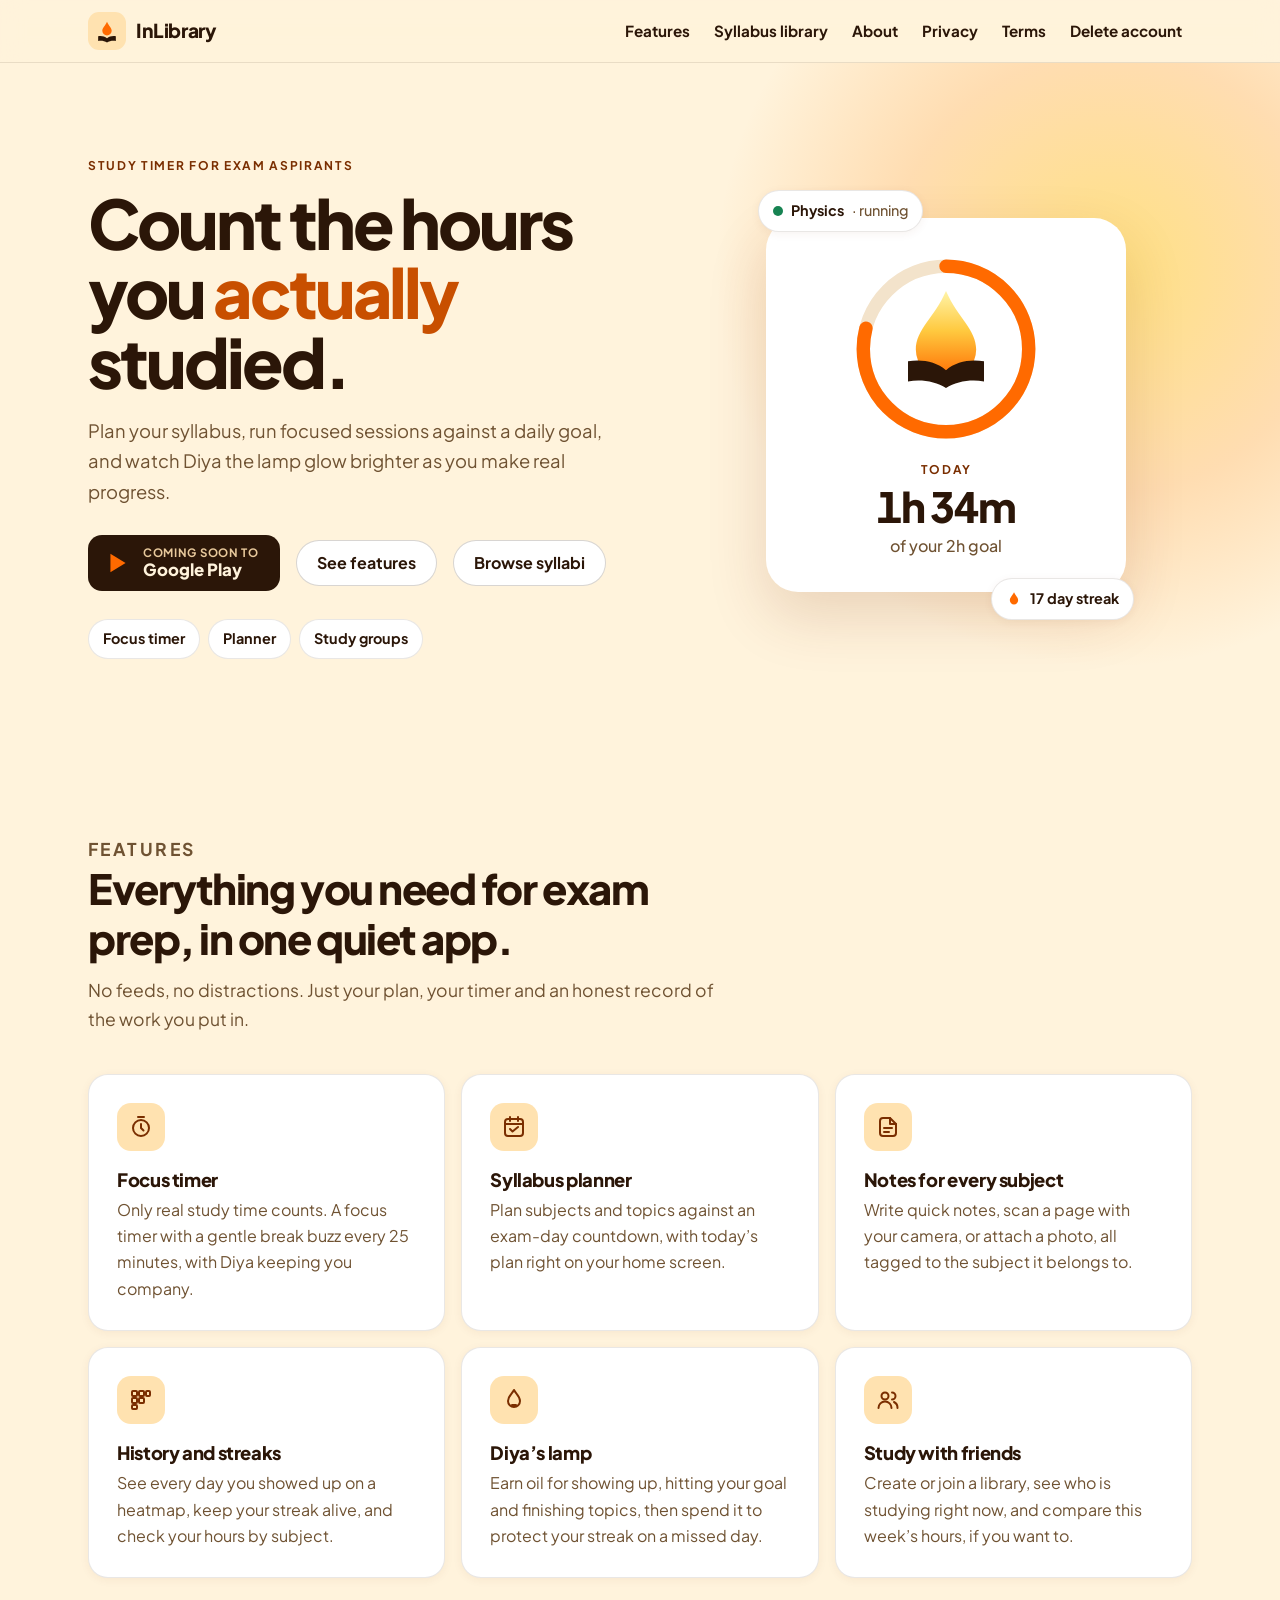
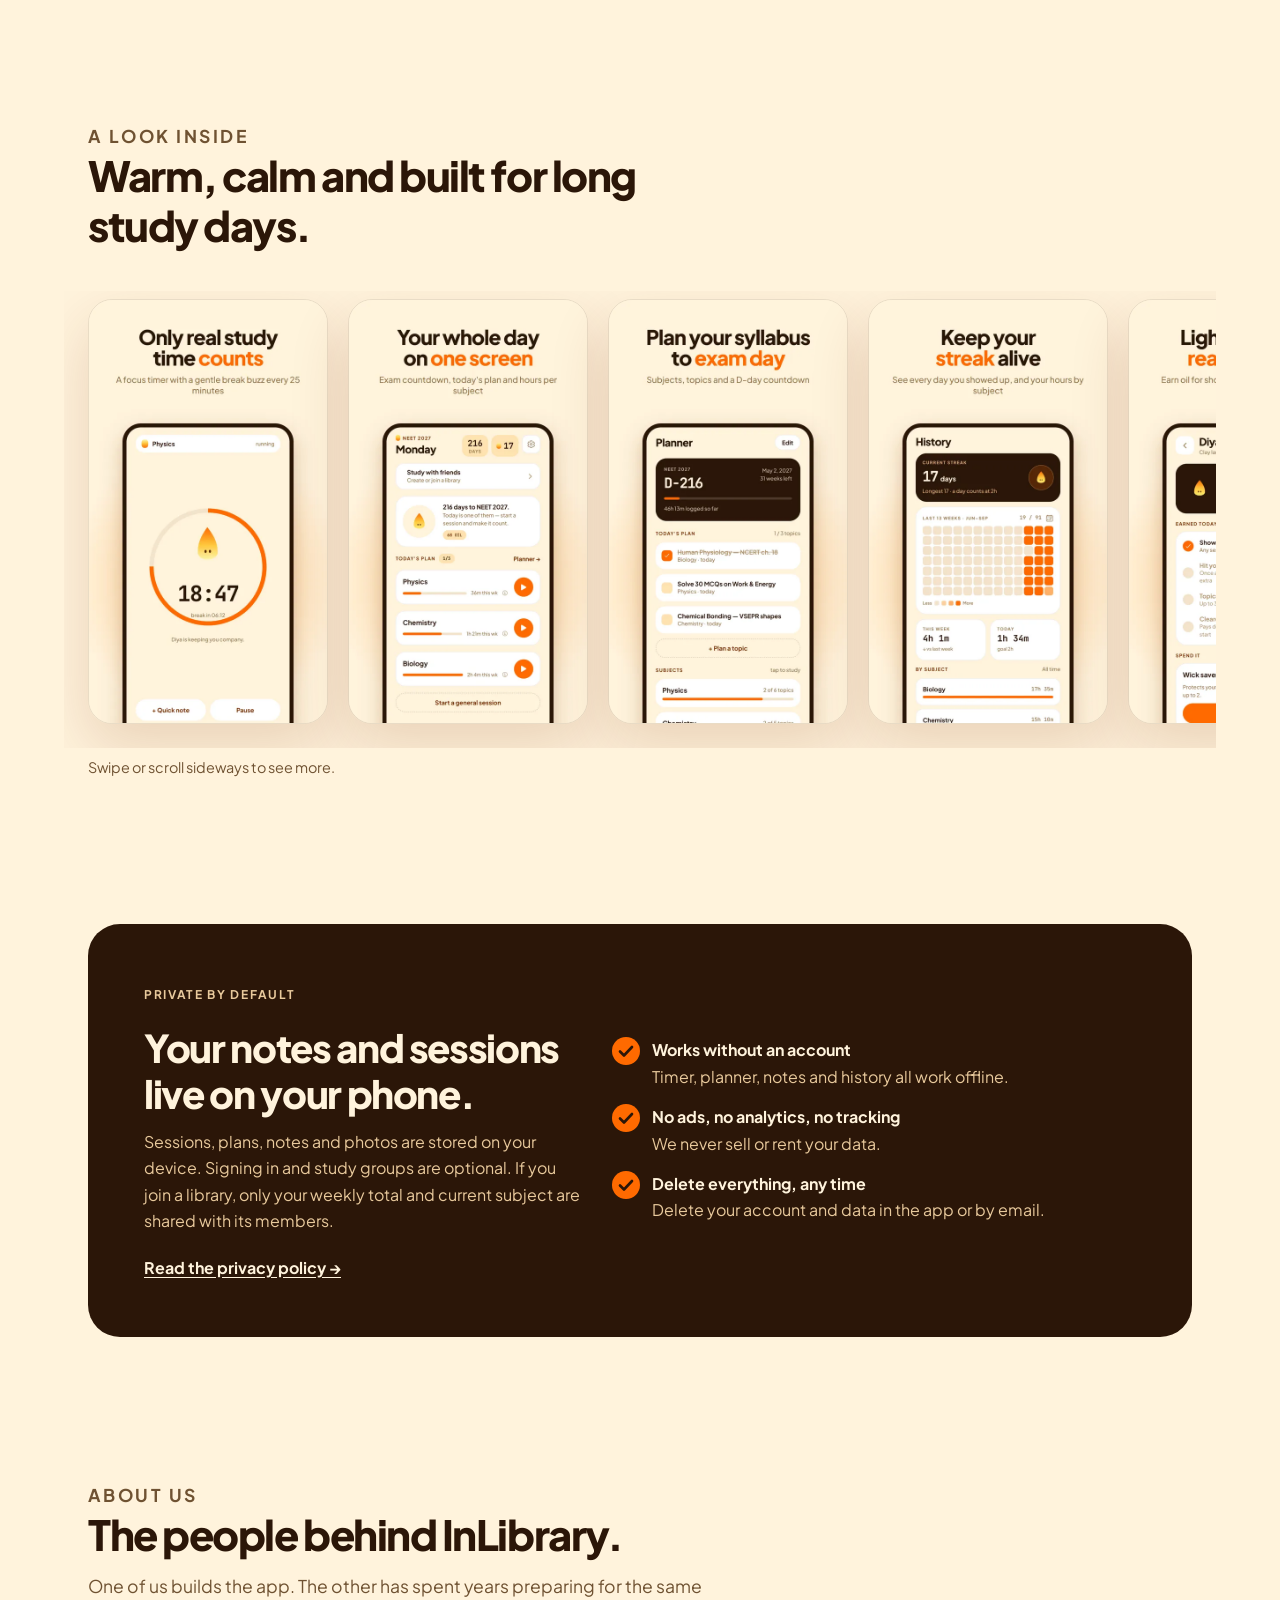
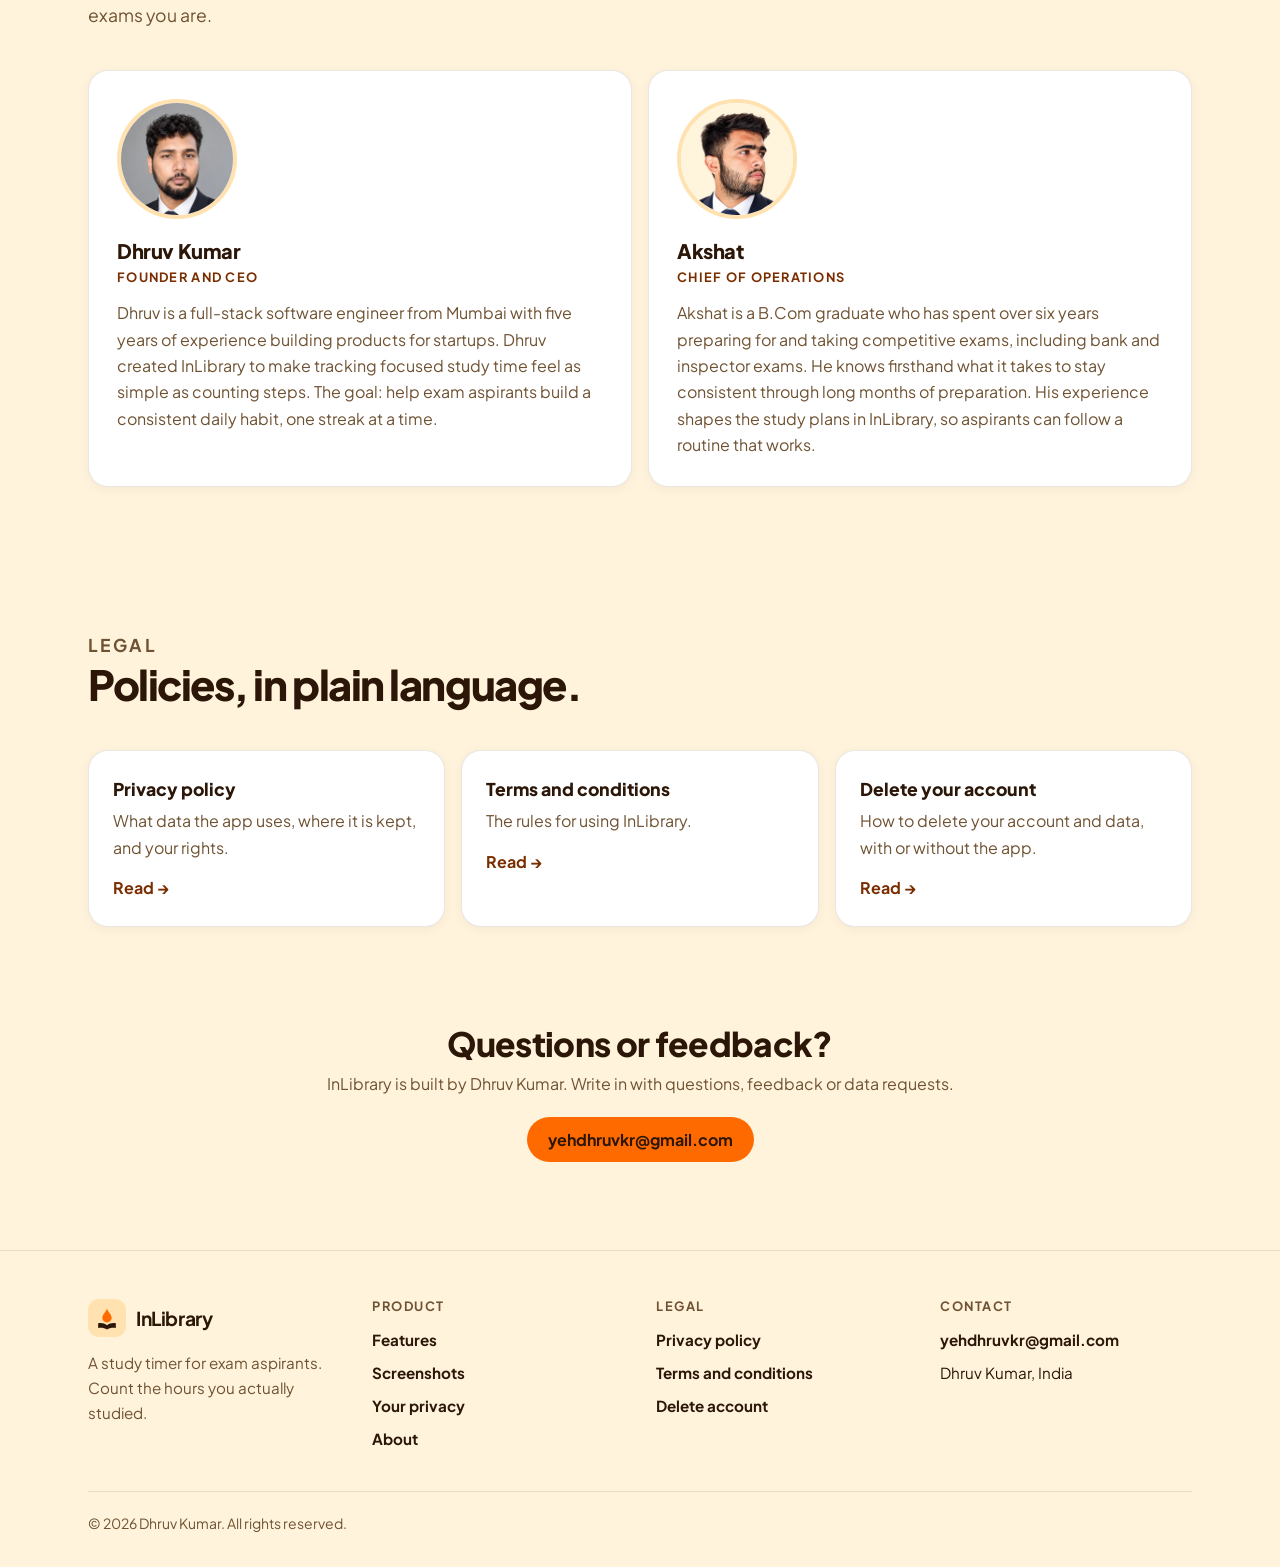
<file: index.html>
<!DOCTYPE html>
<html lang="en">
  <head>
    <meta charset="utf-8">
    <meta name="viewport" content="width=device-width, initial-scale=1">
    <title>InLibrary — Count the hours you actually studied</title>
    <meta name="description" content="InLibrary is a study timer for exam aspirants: focus timer, syllabus planner, notes, streaks and study groups. Your study data stays on your phone.">
    <meta name="theme-color" content="#fff3dc">
    <meta property="og:title" content="InLibrary — Count the hours you actually studied">
    <meta property="og:description" content="A study timer for exam aspirants: focus timer, planner, notes, streaks and study groups.">
    <meta property="og:type" content="website">
    <link rel="icon" href="images/favicon.png" type="image/png">
    <link rel="apple-touch-icon" href="images/icon-180.png">
    <link rel="stylesheet" href="style.css">
    <script src="site.js" defer></script>
  </head>
  <body>
    <a class="skip-link" href="#main">Skip to content</a>

    <header class="site-header">
      <div class="container">
        <a class="brand" href="index.html">
          <span class="brand-mark">
            <svg viewBox="0 0 100 100" aria-hidden="true"><path class="logo-book" d="M50 78 C41 70 28 68 16 70 V88 C28 86 41 88 50 94 Z"/><path class="logo-book" d="M50 78 C59 70 72 68 84 70 V88 C72 86 59 88 50 94 Z"/><path d="M50 14 C57 30 68 37 68 49 A18 18 0 0 1 32 49 C32 37 43 30 50 14 Z" fill="#FF6A00"/></svg>
          </span>
          InLibrary
        </a>
        <nav class="site-nav" aria-label="Main">
          <a href="#features">Features</a>
          <a href="library.html">Syllabus library</a>
          <a href="#about">About</a>
          <a href="privacy.html">Privacy</a>
          <a href="terms.html">Terms</a>
          <a href="delete-account.html">Delete account</a>
        </nav>
        <details class="menu">
          <summary><svg viewBox="0 0 24 24" aria-hidden="true"><path d="M4 7h16M4 12h16M4 17h16"/></svg>Menu</summary>
          <nav class="menu-panel" aria-label="Menu">
            <a href="#features">Features</a>
            <a href="library.html">Syllabus library</a>
            <a href="#about">About</a>
            <a href="privacy.html">Privacy</a>
            <a href="terms.html">Terms</a>
            <a href="delete-account.html">Delete account</a>
          </nav>
        </details>
      </div>
    </header>

    <main id="main">
      <section class="hero" aria-labelledby="hero-title">
        <div class="container">
          <div>
            <p class="eyebrow">Study timer for exam aspirants</p>
            <h1 id="hero-title">Count the hours you <em>actually</em> studied.</h1>
            <p class="lead">
              Plan your syllabus, run focused sessions against a daily goal, and watch Diya the
              lamp glow brighter as you make real progress.
            </p>
            <div class="hero-actions">
              <span class="store-pill">
                <svg viewBox="0 0 24 24" aria-hidden="true"><path d="M5 3.5v17l14-8.5z" fill="#FF6A00"/></svg>
                <span><small>Coming soon to</small><strong>Google Play</strong></span>
              </span>
              <a class="btn btn-ghost" href="#features">See features</a>
              <a class="btn btn-ghost" href="library.html">Browse syllabi</a>
            </div>
            <div class="tags">
              <span class="tag">Focus timer</span>
              <span class="tag">Planner</span>
              <span class="tag">Study groups</span>
            </div>
          </div>

          <div class="hero-visual" aria-hidden="true">
            <span class="float float-top"><span class="dot"></span>Physics <span class="muted">· running</span></span>
            <div class="timer-card">
              <svg viewBox="0 0 170 170">
                <defs>
                  <linearGradient id="flame" x1="0" y1="0" x2="0" y2="1">
                    <stop offset="0" stop-color="#FFF4A8"/>
                    <stop offset=".45" stop-color="#FFC93F"/>
                    <stop offset="1" stop-color="#FF6A00"/>
                  </linearGradient>
                </defs>
                <circle class="ring-track" cx="85" cy="85" r="74" fill="none" stroke-width="12"/>
                <circle cx="85" cy="85" r="74" fill="none" stroke="#FF6A00" stroke-width="12" stroke-linecap="round" stroke-dasharray="465" stroke-dashoffset="98" transform="rotate(-90 85 85)"/>
                <g transform="translate(35 22)">
                  <path d="M50 14 C57 30 68 37 68 49 A18 18 0 0 1 32 49 C32 37 43 30 50 14 Z" transform="translate(-25 -10) scale(1.5)" fill="url(#flame)"/>
                  <path class="logo-book" d="M50 78 C41 70 28 68 16 70 V88 C28 86 41 88 50 94 Z" transform="translate(0 4)"/>
                  <path class="logo-book" d="M50 78 C59 70 72 68 84 70 V88 C72 86 59 88 50 94 Z" transform="translate(0 4)"/>
                </g>
              </svg>
              <p class="eyebrow">Today</p>
              <div class="time">1h 34m</div>
              <div class="sub">of your 2h goal</div>
            </div>
            <span class="float float-bottom">
              <svg viewBox="0 0 100 100" width="16" height="16"><path d="M50 8 C60 30 76 40 76 58 A26 26 0 0 1 24 58 C24 40 40 30 50 8 Z" fill="#FF6A00"/></svg>
              17 day streak
            </span>
          </div>
        </div>
      </section>

      <section class="section" id="features" aria-labelledby="features-title">
        <div class="container">
          <div class="section-head">
            <p class="eyebrow">Features</p>
            <h2 id="features-title">Everything you need for exam prep, in one quiet app.</h2>
            <p>No feeds, no distractions. Just your plan, your timer and an honest record of the work you put in.</p>
          </div>
          <ul class="feature-grid">
            <li class="feature">
              <span class="icon"><svg viewBox="0 0 24 24" aria-hidden="true"><circle cx="12" cy="13" r="8"/><path d="M12 9v4l2.5 2.5M9 2h6"/></svg></span>
              <h3>Focus timer</h3>
              <p>Only real study time counts. A focus timer with a gentle break buzz every 25 minutes, with Diya keeping you company.</p>
            </li>
            <li class="feature">
              <span class="icon"><svg viewBox="0 0 24 24" aria-hidden="true"><rect x="3" y="4" width="18" height="17" rx="3"/><path d="M3 9h18M8 2v4M16 2v4M8 14l2.5 2.5L16 12"/></svg></span>
              <h3>Syllabus planner</h3>
              <p>Plan subjects and topics against an exam-day countdown, with today’s plan right on your home screen.</p>
            </li>
            <li class="feature">
              <span class="icon"><svg viewBox="0 0 24 24" aria-hidden="true"><path d="M14 3H7a3 3 0 0 0-3 3v12a3 3 0 0 0 3 3h10a3 3 0 0 0 3-3V9z"/><path d="M14 3v6h6M8 13h8M8 17h5"/></svg></span>
              <h3>Notes for every subject</h3>
              <p>Write quick notes, scan a page with your camera, or attach a photo, all tagged to the subject it belongs to.</p>
            </li>
            <li class="feature">
              <span class="icon"><svg viewBox="0 0 24 24" aria-hidden="true"><rect x="3" y="3" width="5" height="5" rx="1"/><rect x="10" y="3" width="5" height="5" rx="1"/><rect x="17" y="3" width="4" height="5" rx="1"/><rect x="3" y="10" width="5" height="5" rx="1"/><rect x="10" y="10" width="5" height="5" rx="1"/><rect x="3" y="17" width="5" height="4" rx="1"/></svg></span>
              <h3>History and streaks</h3>
              <p>See every day you showed up on a heatmap, keep your streak alive, and check your hours by subject.</p>
            </li>
            <li class="feature">
              <span class="icon"><svg viewBox="0 0 24 24" aria-hidden="true"><path d="M12 2c2 4 6 6 6 11a6 6 0 0 1-12 0c0-5 4-7 6-11z"/><path d="M10 17h4"/></svg></span>
              <h3>Diya’s lamp</h3>
              <p>Earn oil for showing up, hitting your goal and finishing topics, then spend it to protect your streak on a missed day.</p>
            </li>
            <li class="feature">
              <span class="icon"><svg viewBox="0 0 24 24" aria-hidden="true"><circle cx="9" cy="8" r="3.5"/><path d="M2.5 20a6.5 6.5 0 0 1 13 0"/><path d="M16 4.5a3.5 3.5 0 0 1 0 7M18 14a6.5 6.5 0 0 1 3.5 6"/></svg></span>
              <h3>Study with friends</h3>
              <p>Create or join a library, see who is studying right now, and compare this week’s hours, if you want to.</p>
            </li>
          </ul>
        </div>
      </section>

      <section class="section" id="screenshots" aria-labelledby="shots-title">
        <div class="container">
          <div class="section-head">
            <p class="eyebrow">A look inside</p>
            <h2 id="shots-title">Warm, calm and built for long study days.</h2>
          </div>
        </div>
        <ul class="gallery">
          <li><img src="images/1-timer.webp" width="540" height="960" loading="lazy" alt="Focus timer at 18:47 with Diya the flame inside the progress ring. Only real study time counts."></li>
          <li><img src="images/2-home.webp" width="540" height="960" loading="lazy" alt="Home screen with the exam countdown, today’s plan and hours per subject this week."></li>
          <li><img src="images/3-planner.webp" width="540" height="960" loading="lazy" alt="Planner with a D-216 exam countdown, today’s topics and subject progress."></li>
          <li><img src="images/4-history.webp" width="540" height="960" loading="lazy" alt="History screen with a 17-day streak, a 13-week heatmap and hours by subject."></li>
          <li><img src="images/5-lamp.webp" width="540" height="960" loading="lazy" alt="Diya’s lamp: oil earned today, a 17-day streak, and a wick saver to spend oil on."></li>
          <li><img src="images/6-notes.webp" width="540" height="960" loading="lazy" alt="Notes list with notes tagged Physics, Chemistry and Biology, and a search bar."></li>
        </ul>
        <div class="container">
          <p class="hint">Swipe or scroll sideways to see more.</p>
        </div>
      </section>

      <section class="section" id="privacy-first" aria-labelledby="privacy-title">
        <div class="container">
          <div class="band">
            <div>
              <p class="eyebrow">Private by default</p>
              <h2 id="privacy-title">Your notes and sessions live on your phone.</h2>
              <p>
                Sessions, plans, notes and photos are stored on your device. Signing in and
                study groups are optional. If you join a library, only your weekly total and
                current subject are shared with its members.
              </p>
              <a href="privacy.html">Read the privacy policy →</a>
            </div>
            <ul class="checks">
              <li>
                <svg viewBox="0 0 28 28" aria-hidden="true"><circle cx="14" cy="14" r="14" fill="#FF6A00"/><path d="M8 14.5l4 4 8-8.5" fill="none" stroke="#2B1608" stroke-width="2.6" stroke-linecap="round" stroke-linejoin="round"/></svg>
                <div><strong>Works without an account</strong><span>Timer, planner, notes and history all work offline.</span></div>
              </li>
              <li>
                <svg viewBox="0 0 28 28" aria-hidden="true"><circle cx="14" cy="14" r="14" fill="#FF6A00"/><path d="M8 14.5l4 4 8-8.5" fill="none" stroke="#2B1608" stroke-width="2.6" stroke-linecap="round" stroke-linejoin="round"/></svg>
                <div><strong>No ads, no analytics, no tracking</strong><span>We never sell or rent your data.</span></div>
              </li>
              <li>
                <svg viewBox="0 0 28 28" aria-hidden="true"><circle cx="14" cy="14" r="14" fill="#FF6A00"/><path d="M8 14.5l4 4 8-8.5" fill="none" stroke="#2B1608" stroke-width="2.6" stroke-linecap="round" stroke-linejoin="round"/></svg>
                <div><strong>Delete everything, any time</strong><span>Delete your account and data in the app or by email.</span></div>
              </li>
            </ul>
          </div>
        </div>
      </section>

      <section class="section" id="about" aria-labelledby="about-title">
        <div class="container">
          <div class="section-head">
            <p class="eyebrow">About us</p>
            <h2 id="about-title">The people behind InLibrary.</h2>
            <p>One of us builds the app. The other has spent years preparing for the same exams you are.</p>
          </div>
          <ul class="team-grid">
            <li class="member">
              <img class="portrait" src="images/team-dhruv.webp" width="480" height="480" loading="lazy" alt="Portrait of Dhruv Kumar">
              <div>
                <h3>Dhruv Kumar</h3>
                <p class="role">Founder and CEO</p>
                <p>Dhruv is a full-stack software engineer from Mumbai with five years of experience building products for startups. Dhruv created InLibrary to make tracking focused study time feel as simple as counting steps. The goal: help exam aspirants build a consistent daily habit, one streak at a time.</p>
              </div>
            </li>
            <li class="member">
              <img class="portrait" src="images/team-akshat.webp" width="480" height="480" loading="lazy" alt="Portrait of Akshat">
              <div>
                <h3>Akshat</h3>
                <p class="role">Chief of Operations</p>
                <p>Akshat is a B.Com graduate who has spent over six years preparing for and taking competitive exams, including bank and inspector exams. He knows firsthand what it takes to stay consistent through long months of preparation. His experience shapes the study plans in InLibrary, so aspirants can follow a routine that works.</p>
              </div>
            </li>
          </ul>
        </div>
      </section>

      <section class="section" id="policies" aria-labelledby="policies-title">
        <div class="container">
          <div class="section-head">
            <p class="eyebrow">Legal</p>
            <h2 id="policies-title">Policies, in plain language.</h2>
          </div>
          <ul class="card-grid">
            <li>
              <a class="link-card" href="privacy.html">
                <strong>Privacy policy</strong>
                <span>What data the app uses, where it is kept, and your rights.</span>
                <span class="arrow">Read →</span>
              </a>
            </li>
            <li>
              <a class="link-card" href="terms.html">
                <strong>Terms and conditions</strong>
                <span>The rules for using InLibrary.</span>
                <span class="arrow">Read →</span>
              </a>
            </li>
            <li>
              <a class="link-card" href="delete-account.html">
                <strong>Delete your account</strong>
                <span>How to delete your account and data, with or without the app.</span>
                <span class="arrow">Read →</span>
              </a>
            </li>
          </ul>
        </div>
      </section>

      <section class="contact" aria-labelledby="contact-title">
        <div class="container">
          <h2 id="contact-title">Questions or feedback?</h2>
          <p>InLibrary is built by Dhruv Kumar. Write in with questions, feedback or data requests.</p>
          <a class="btn btn-primary" href="mailto:yehdhruvkr@gmail.com">yehdhruvkr@gmail.com</a>
        </div>
      </section>
    </main>

    <footer class="site-footer">
      <div class="container">
        <div class="footer-grid">
          <div>
            <a class="brand" href="index.html">
              <span class="brand-mark">
                <svg viewBox="0 0 100 100" aria-hidden="true"><path class="logo-book" d="M50 78 C41 70 28 68 16 70 V88 C28 86 41 88 50 94 Z"/><path class="logo-book" d="M50 78 C59 70 72 68 84 70 V88 C72 86 59 88 50 94 Z"/><path d="M50 14 C57 30 68 37 68 49 A18 18 0 0 1 32 49 C32 37 43 30 50 14 Z" fill="#FF6A00"/></svg>
              </span>
              InLibrary
            </a>
            <p>A study timer for exam aspirants. Count the hours you actually studied.</p>
          </div>
          <nav aria-label="Product">
            <h2>Product</h2>
            <ul>
              <li><a href="index.html#features">Features</a></li>
              <li><a href="index.html#screenshots">Screenshots</a></li>
              <li><a href="index.html#privacy-first">Your privacy</a></li>
              <li><a href="index.html#about">About</a></li>
            </ul>
          </nav>
          <nav aria-label="Legal">
            <h2>Legal</h2>
            <ul>
              <li><a href="privacy.html">Privacy policy</a></li>
              <li><a href="terms.html">Terms and conditions</a></li>
              <li><a href="delete-account.html">Delete account</a></li>
            </ul>
          </nav>
          <div>
            <h2>Contact</h2>
            <ul>
              <li><a href="mailto:yehdhruvkr@gmail.com">yehdhruvkr@gmail.com</a></li>
              <li>Dhruv Kumar, India</li>
            </ul>
          </div>
        </div>
        <p class="copyright">© 2026 Dhruv Kumar. All rights reserved.</p>
      </div>
    </footer>
  </body>
</html>
</file>
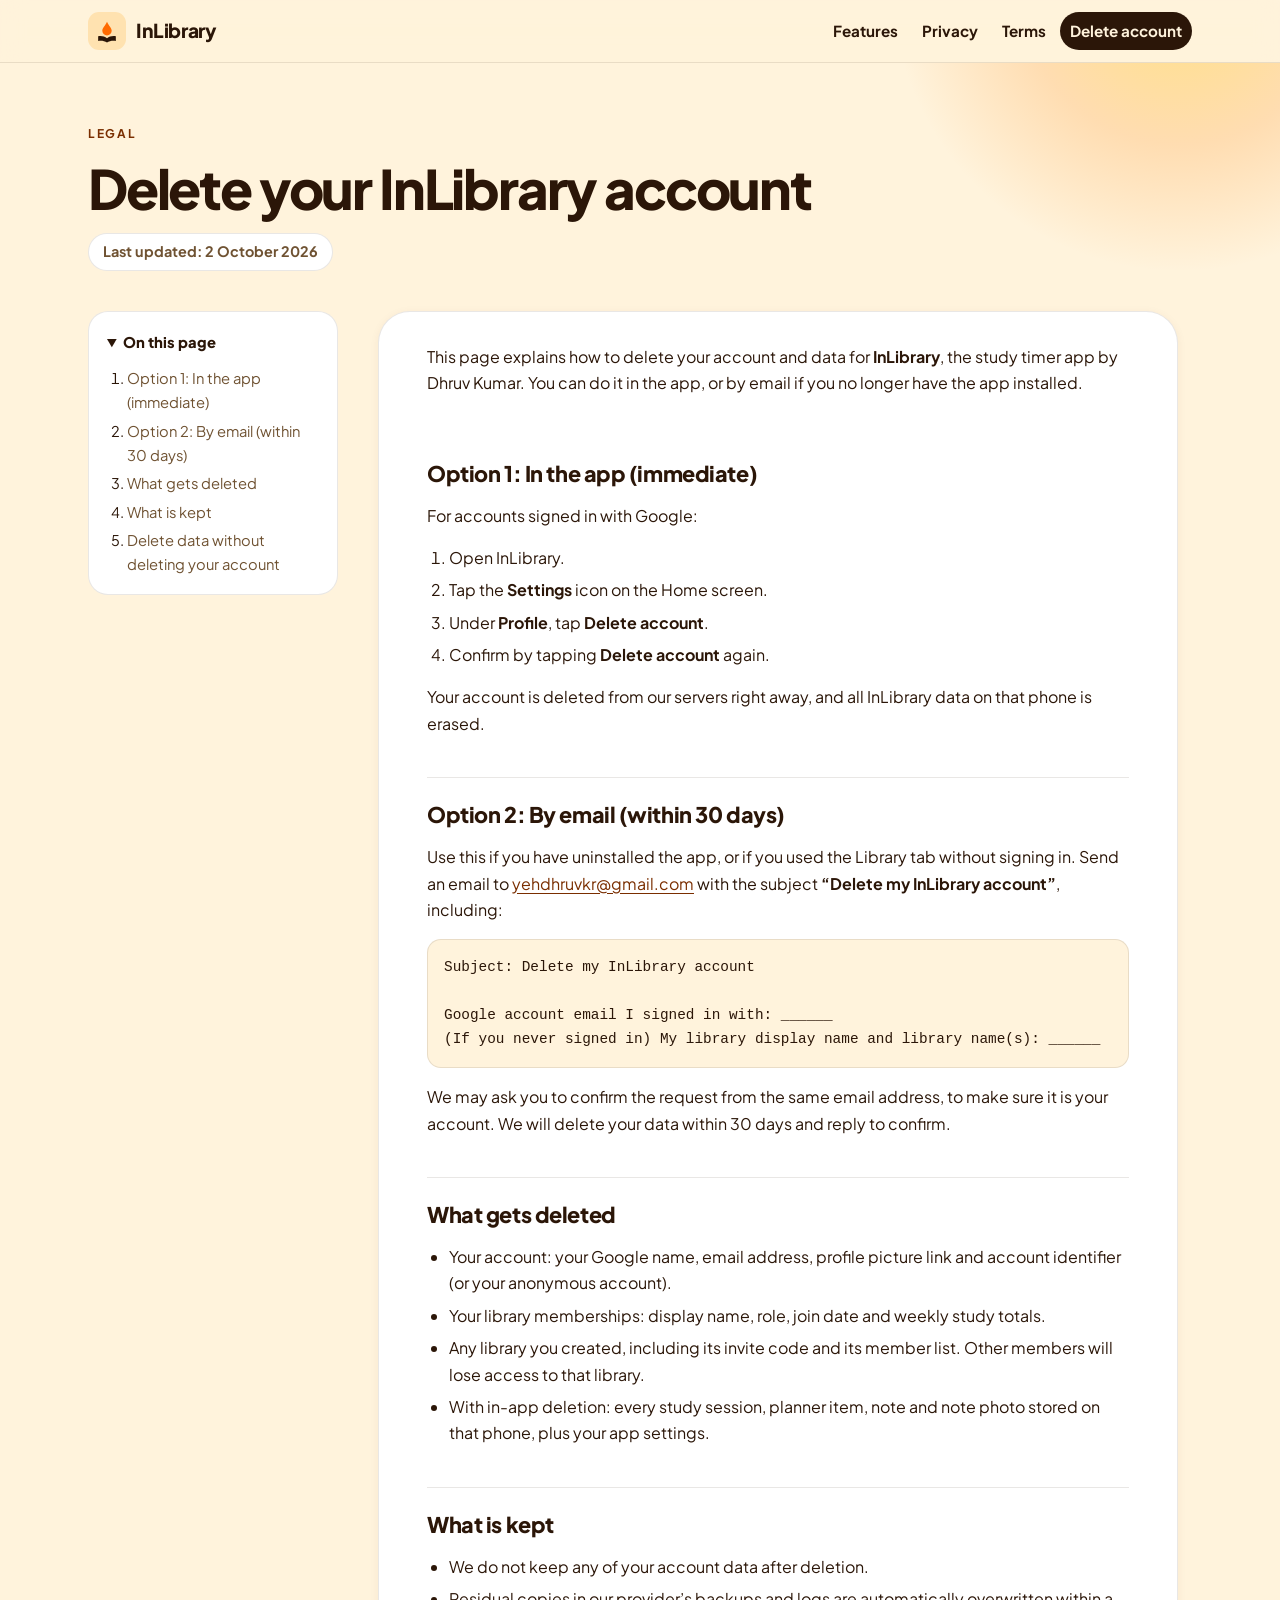
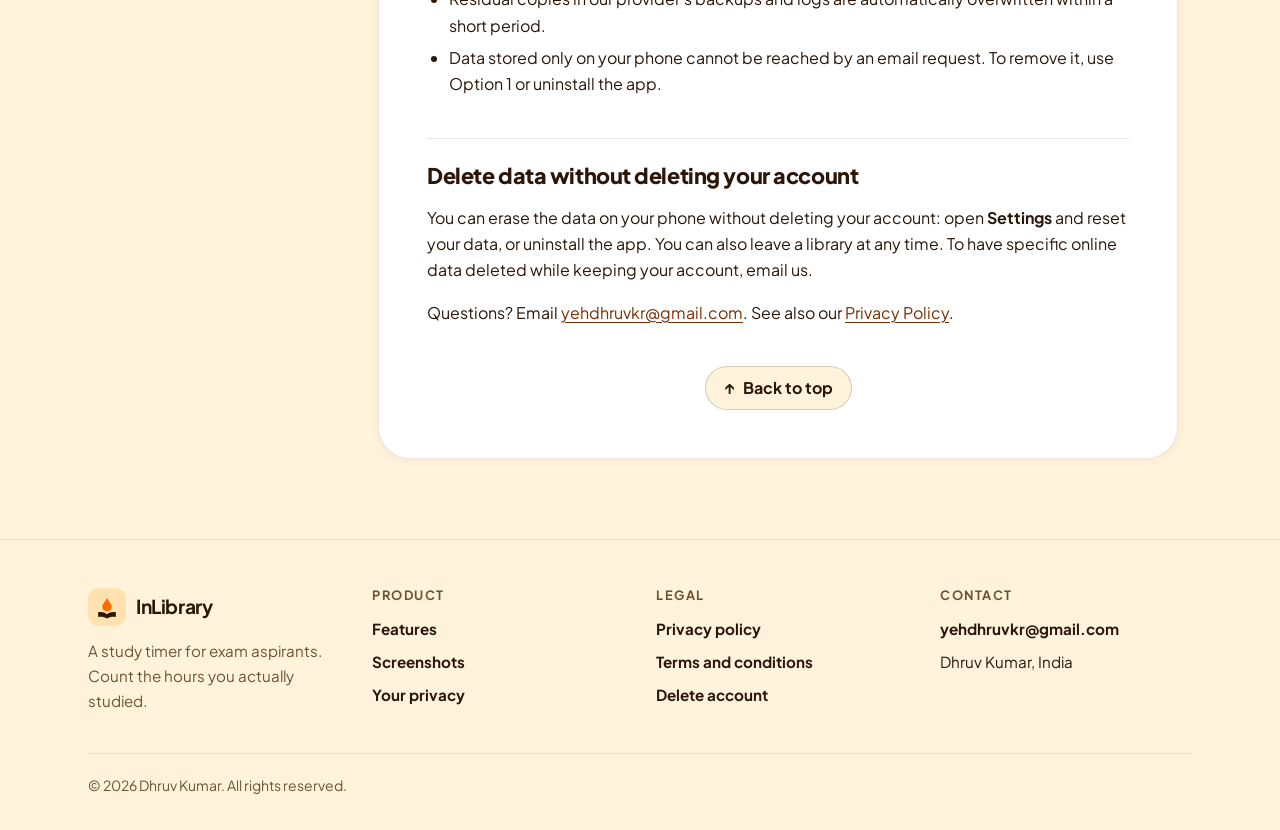
<file: delete-account.html>
<!DOCTYPE html>
<html lang="en">
  <head>
    <meta charset="utf-8">
    <meta name="viewport" content="width=device-width, initial-scale=1">
    <title>Delete your account — InLibrary</title>
    <meta name="description" content="How to delete your InLibrary account and data, with or without the app.">
    <meta name="theme-color" content="#fff3dc">
    <link rel="icon" href="images/favicon.png" type="image/png">
    <link rel="apple-touch-icon" href="images/icon-180.png">
    <link rel="stylesheet" href="style.css">
    <script src="site.js" defer></script>
  </head>
  <body>
    <a class="skip-link" href="#main">Skip to content</a>

    <header class="site-header">
      <div class="container">
        <a class="brand" href="index.html">
          <span class="brand-mark">
            <svg viewBox="0 0 100 100" aria-hidden="true"><path class="logo-book" d="M50 78 C41 70 28 68 16 70 V88 C28 86 41 88 50 94 Z"/><path class="logo-book" d="M50 78 C59 70 72 68 84 70 V88 C72 86 59 88 50 94 Z"/><path d="M50 14 C57 30 68 37 68 49 A18 18 0 0 1 32 49 C32 37 43 30 50 14 Z" fill="#FF6A00"/></svg>
          </span>
          InLibrary
        </a>
        <nav class="site-nav" aria-label="Main">
          <a href="index.html#features">Features</a>
          <a href="privacy.html">Privacy</a>
          <a href="terms.html">Terms</a>
          <a href="delete-account.html" aria-current="page">Delete account</a>
        </nav>
        <details class="menu">
          <summary><svg viewBox="0 0 24 24" aria-hidden="true"><path d="M4 7h16M4 12h16M4 17h16"/></svg>Menu</summary>
          <nav class="menu-panel" aria-label="Menu">
            <a href="index.html#features">Features</a>
            <a href="privacy.html">Privacy</a>
            <a href="terms.html">Terms</a>
            <a href="delete-account.html" aria-current="page">Delete account</a>
          </nav>
        </details>
      </div>
    </header>

    <main id="main">
      <section class="page-hero">
        <div class="container">
          <p class="eyebrow">Legal</p>
          <h1>Delete your InLibrary account</h1>
          <p class="updated">Last updated: 2 October 2026</p>
        </div>
      </section>

      <div class="container doc-layout">
        <aside>
          <details class="toc">
            <summary>On this page</summary>
            <ol>
              <li><a href="#option-1-in-the-app-immediate">Option 1: In the app (immediate)</a></li>
              <li><a href="#option-2-by-email-within-30-days">Option 2: By email (within 30 days)</a></li>
              <li><a href="#what-gets-deleted">What gets deleted</a></li>
              <li><a href="#what-is-kept">What is kept</a></li>
              <li><a href="#delete-data-without-deleting-your-account">Delete data without deleting your account</a></li>
            </ol>
          </details>
        </aside>

        <article class="doc">
            <p>
              This page explains how to delete your account and data for <strong>InLibrary</strong>, the
              study timer app by Dhruv Kumar. You can do it in the app, or by email if you no longer have
              the app installed.
            </p>

            <h2 id="option-1-in-the-app-immediate">Option 1: In the app (immediate)</h2>
            <p>For accounts signed in with Google:</p>
            <ol>
              <li>Open InLibrary.</li>
              <li>Tap the <strong>Settings</strong> icon on the Home screen.</li>
              <li>Under <strong>Profile</strong>, tap <strong>Delete account</strong>.</li>
              <li>Confirm by tapping <strong>Delete account</strong> again.</li>
            </ol>
            <p>
              Your account is deleted from our servers right away, and all InLibrary data on that phone is
              erased.
            </p>

            <h2 id="option-2-by-email-within-30-days">Option 2: By email (within 30 days)</h2>
            <p>
              Use this if you have uninstalled the app, or if you used the Library tab without signing in.
              Send an email to
              <a href="mailto:yehdhruvkr@gmail.com?subject=Delete%20my%20InLibrary%20account">yehdhruvkr@gmail.com</a>
              with the subject <strong>“Delete my InLibrary account”</strong>, including:
            </p>
            <pre>Subject: Delete my InLibrary account

Google account email I signed in with: ______
(If you never signed in) My library display name and library name(s): ______</pre>
            <p>
              We may ask you to confirm the request from the same email address, to make sure it is your
              account. We will delete your data within 30 days and reply to confirm.
            </p>

            <h2 id="what-gets-deleted">What gets deleted</h2>
            <ul>
              <li>Your account: your Google name, email address, profile picture link and account identifier (or your anonymous account).</li>
              <li>Your library memberships: display name, role, join date and weekly study totals.</li>
              <li>Any library you created, including its invite code and its member list. Other members will lose access to that library.</li>
              <li>With in-app deletion: every study session, planner item, note and note photo stored on that phone, plus your app settings.</li>
            </ul>

            <h2 id="what-is-kept">What is kept</h2>
            <ul>
              <li>We do not keep any of your account data after deletion.</li>
              <li>Residual copies in our provider’s backups and logs are automatically overwritten within a short period.</li>
              <li>Data stored only on your phone cannot be reached by an email request. To remove it, use Option 1 or uninstall the app.</li>
            </ul>

            <h2 id="delete-data-without-deleting-your-account">Delete data without deleting your account</h2>
            <p>
              You can erase the data on your phone without deleting your account: open
              <strong>Settings</strong> and reset your data, or uninstall the app. You can also leave a
              library at any time. To have specific online data deleted while keeping your account, email
              us.
            </p>

            <p>
              Questions? Email <a href="mailto:yehdhruvkr@gmail.com">yehdhruvkr@gmail.com</a>. See also our
              <a href="privacy.html">Privacy Policy</a>.
            </p>

          <p class="to-top-wrap"><a class="to-top" href="#main">Back to top</a></p>
        </article>
      </div>
    </main>

    <footer class="site-footer">
      <div class="container">
        <div class="footer-grid">
          <div>
            <a class="brand" href="index.html">
              <span class="brand-mark">
                <svg viewBox="0 0 100 100" aria-hidden="true"><path class="logo-book" d="M50 78 C41 70 28 68 16 70 V88 C28 86 41 88 50 94 Z"/><path class="logo-book" d="M50 78 C59 70 72 68 84 70 V88 C72 86 59 88 50 94 Z"/><path d="M50 14 C57 30 68 37 68 49 A18 18 0 0 1 32 49 C32 37 43 30 50 14 Z" fill="#FF6A00"/></svg>
              </span>
              InLibrary
            </a>
            <p>A study timer for exam aspirants. Count the hours you actually studied.</p>
          </div>
          <nav aria-label="Product">
            <h2>Product</h2>
            <ul>
              <li><a href="index.html#features">Features</a></li>
              <li><a href="index.html#screenshots">Screenshots</a></li>
              <li><a href="index.html#privacy-first">Your privacy</a></li>
            </ul>
          </nav>
          <nav aria-label="Legal">
            <h2>Legal</h2>
            <ul>
              <li><a href="privacy.html">Privacy policy</a></li>
              <li><a href="terms.html">Terms and conditions</a></li>
              <li><a href="delete-account.html">Delete account</a></li>
            </ul>
          </nav>
          <div>
            <h2>Contact</h2>
            <ul>
              <li><a href="mailto:yehdhruvkr@gmail.com">yehdhruvkr@gmail.com</a></li>
              <li>Dhruv Kumar, India</li>
            </ul>
          </div>
        </div>
        <p class="copyright">© 2026 Dhruv Kumar. All rights reserved.</p>
      </div>
    </footer>
  </body>
</html>
</file>
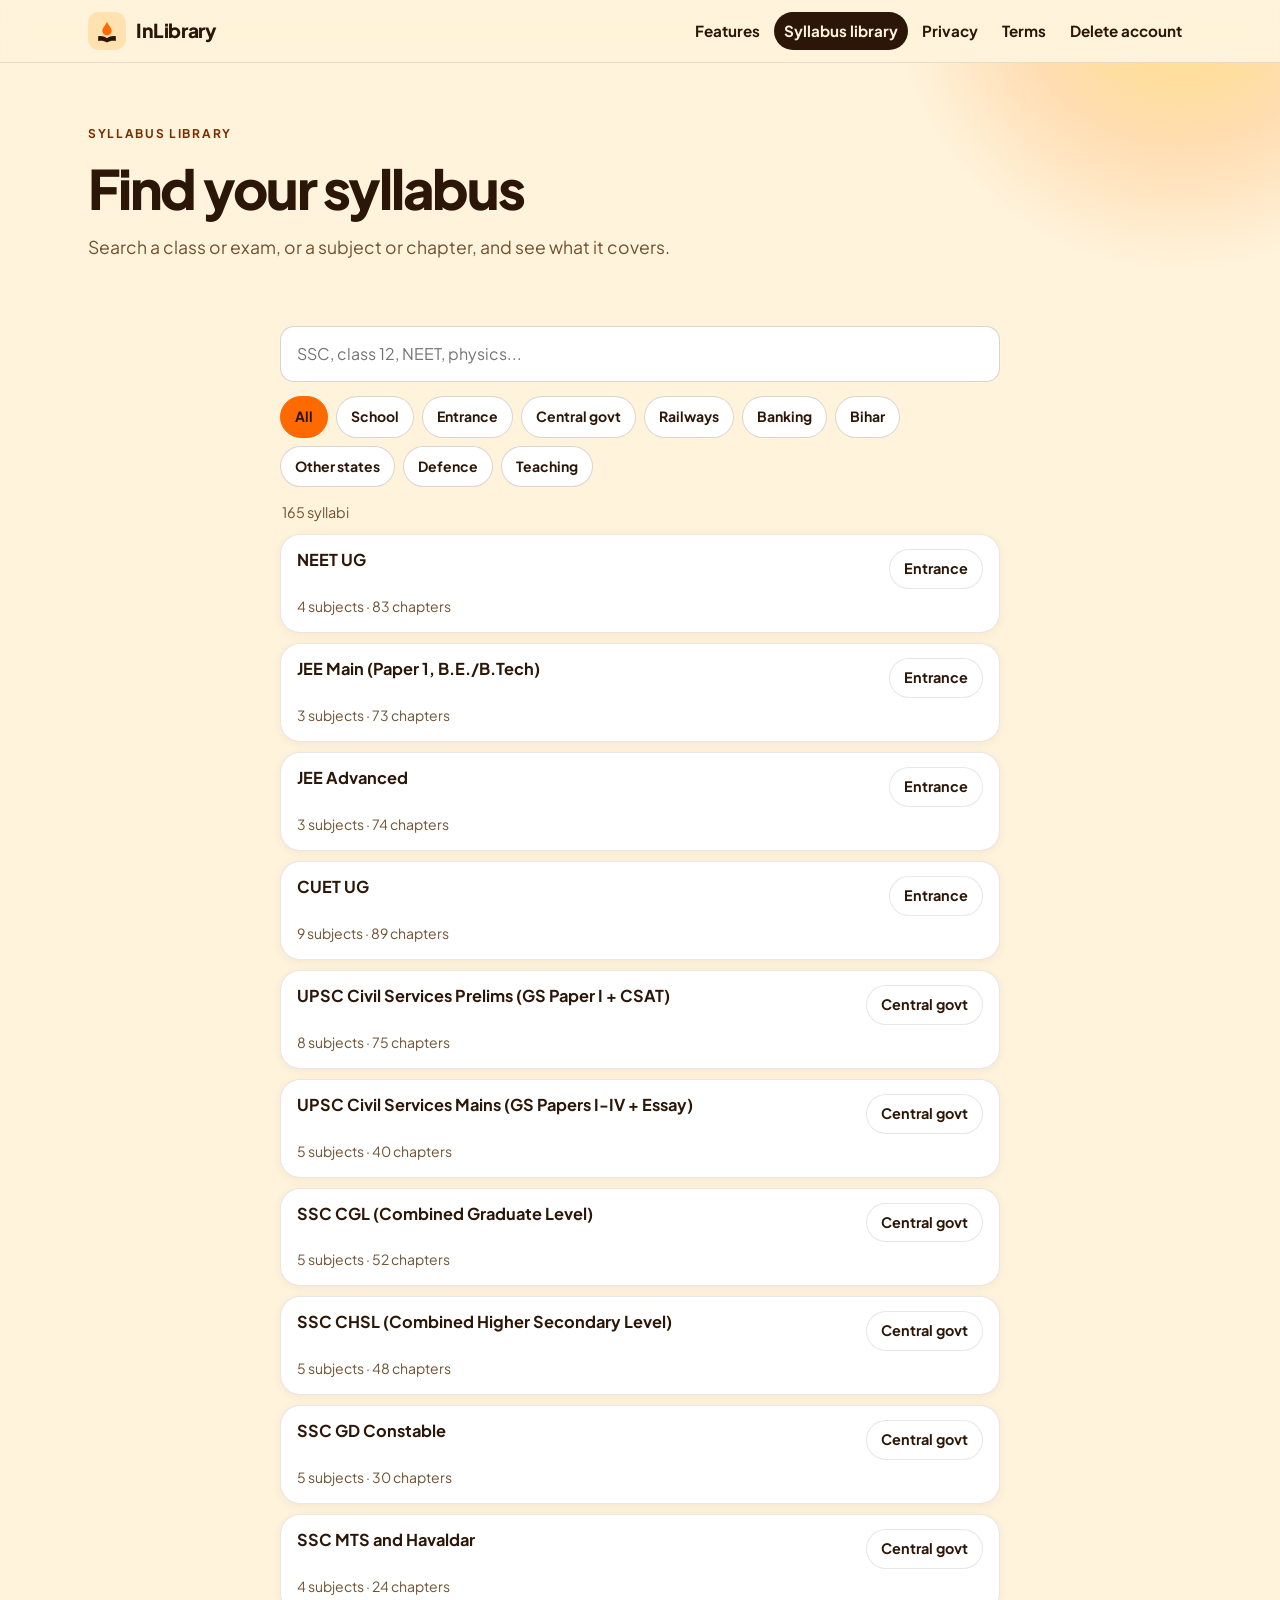
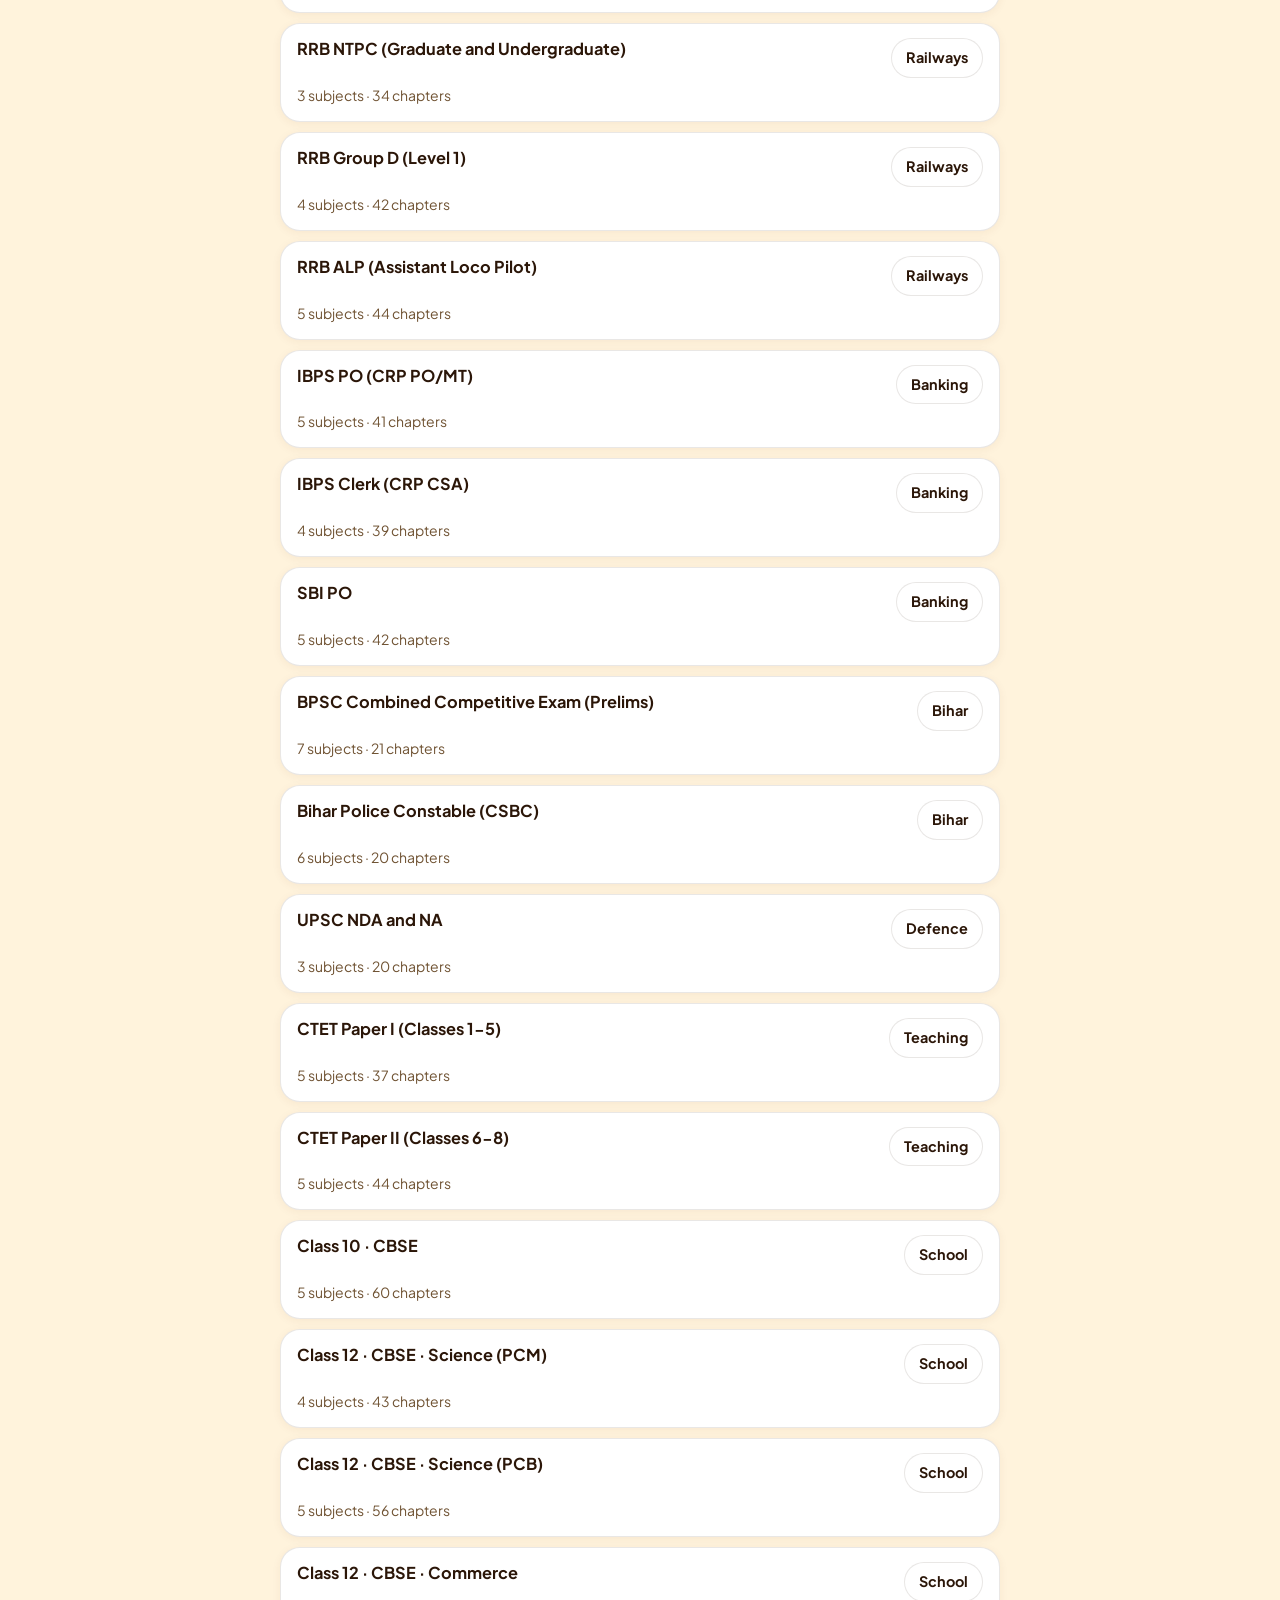
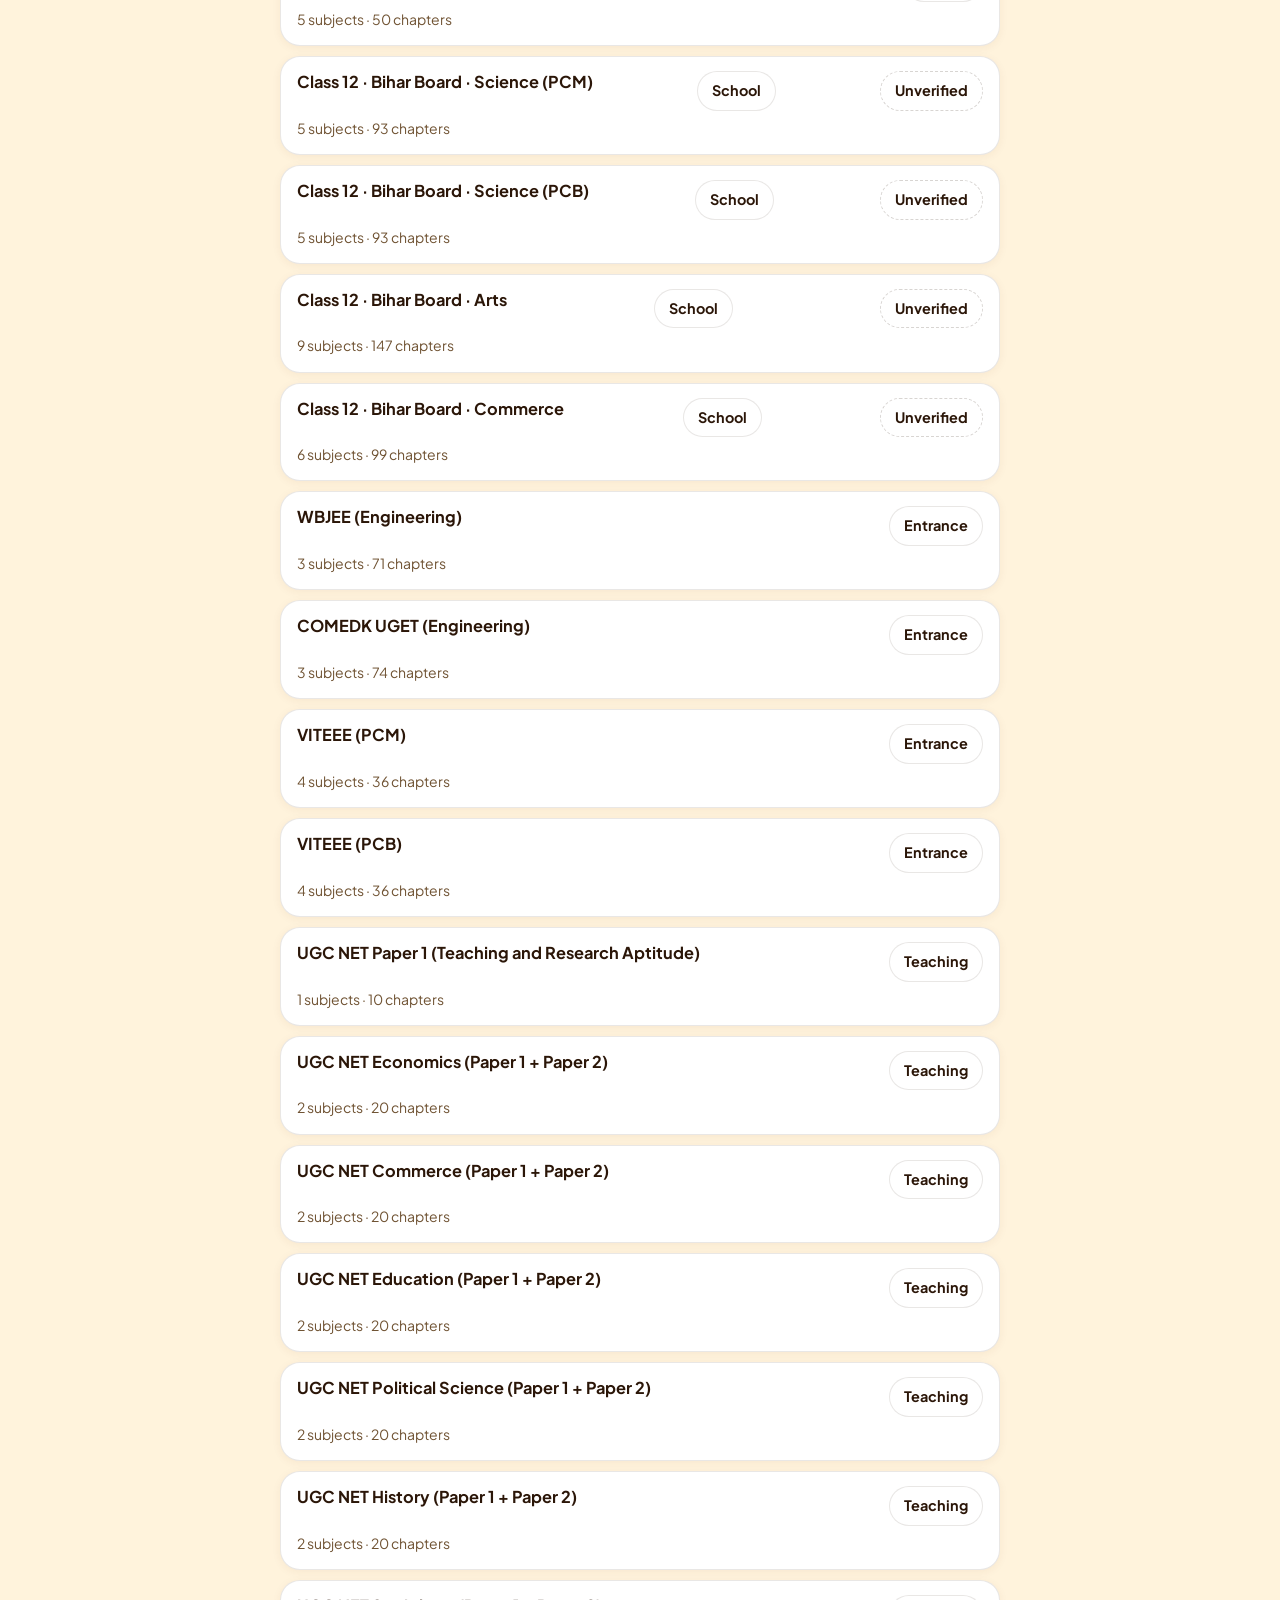
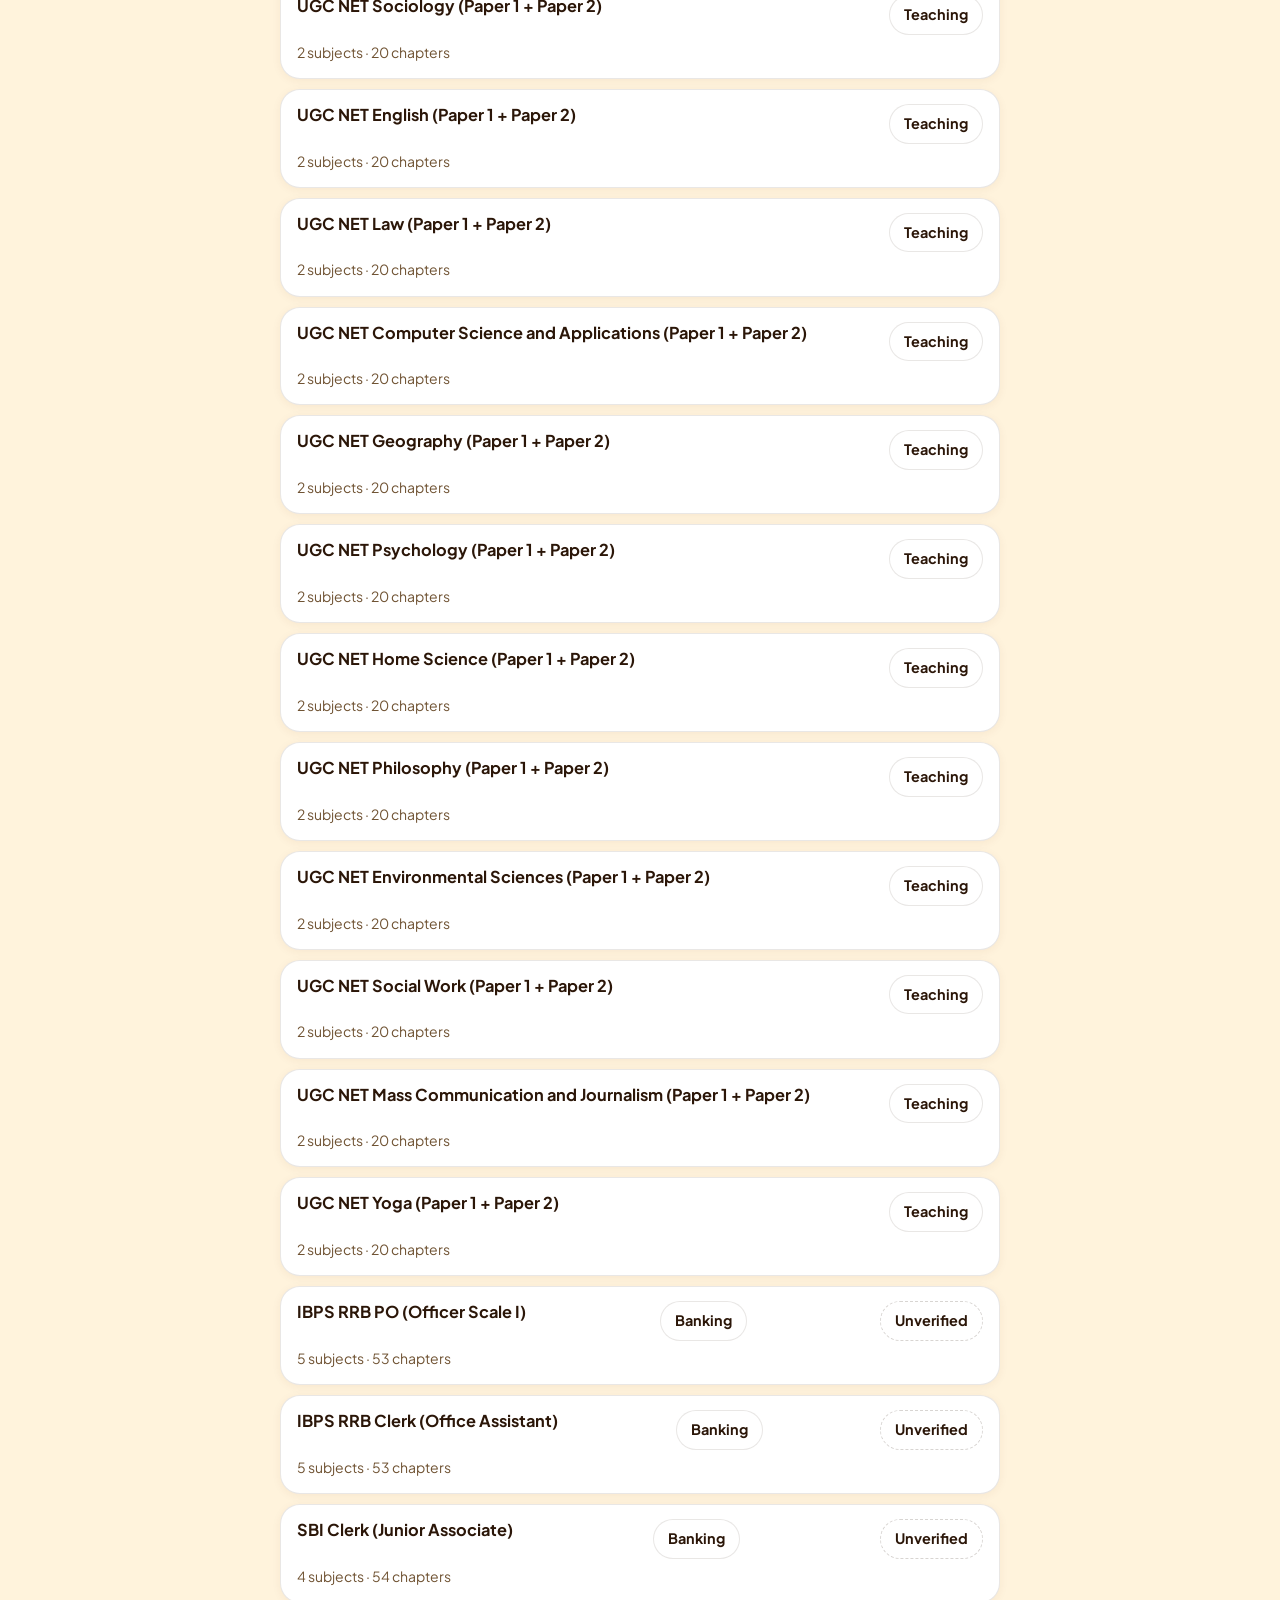
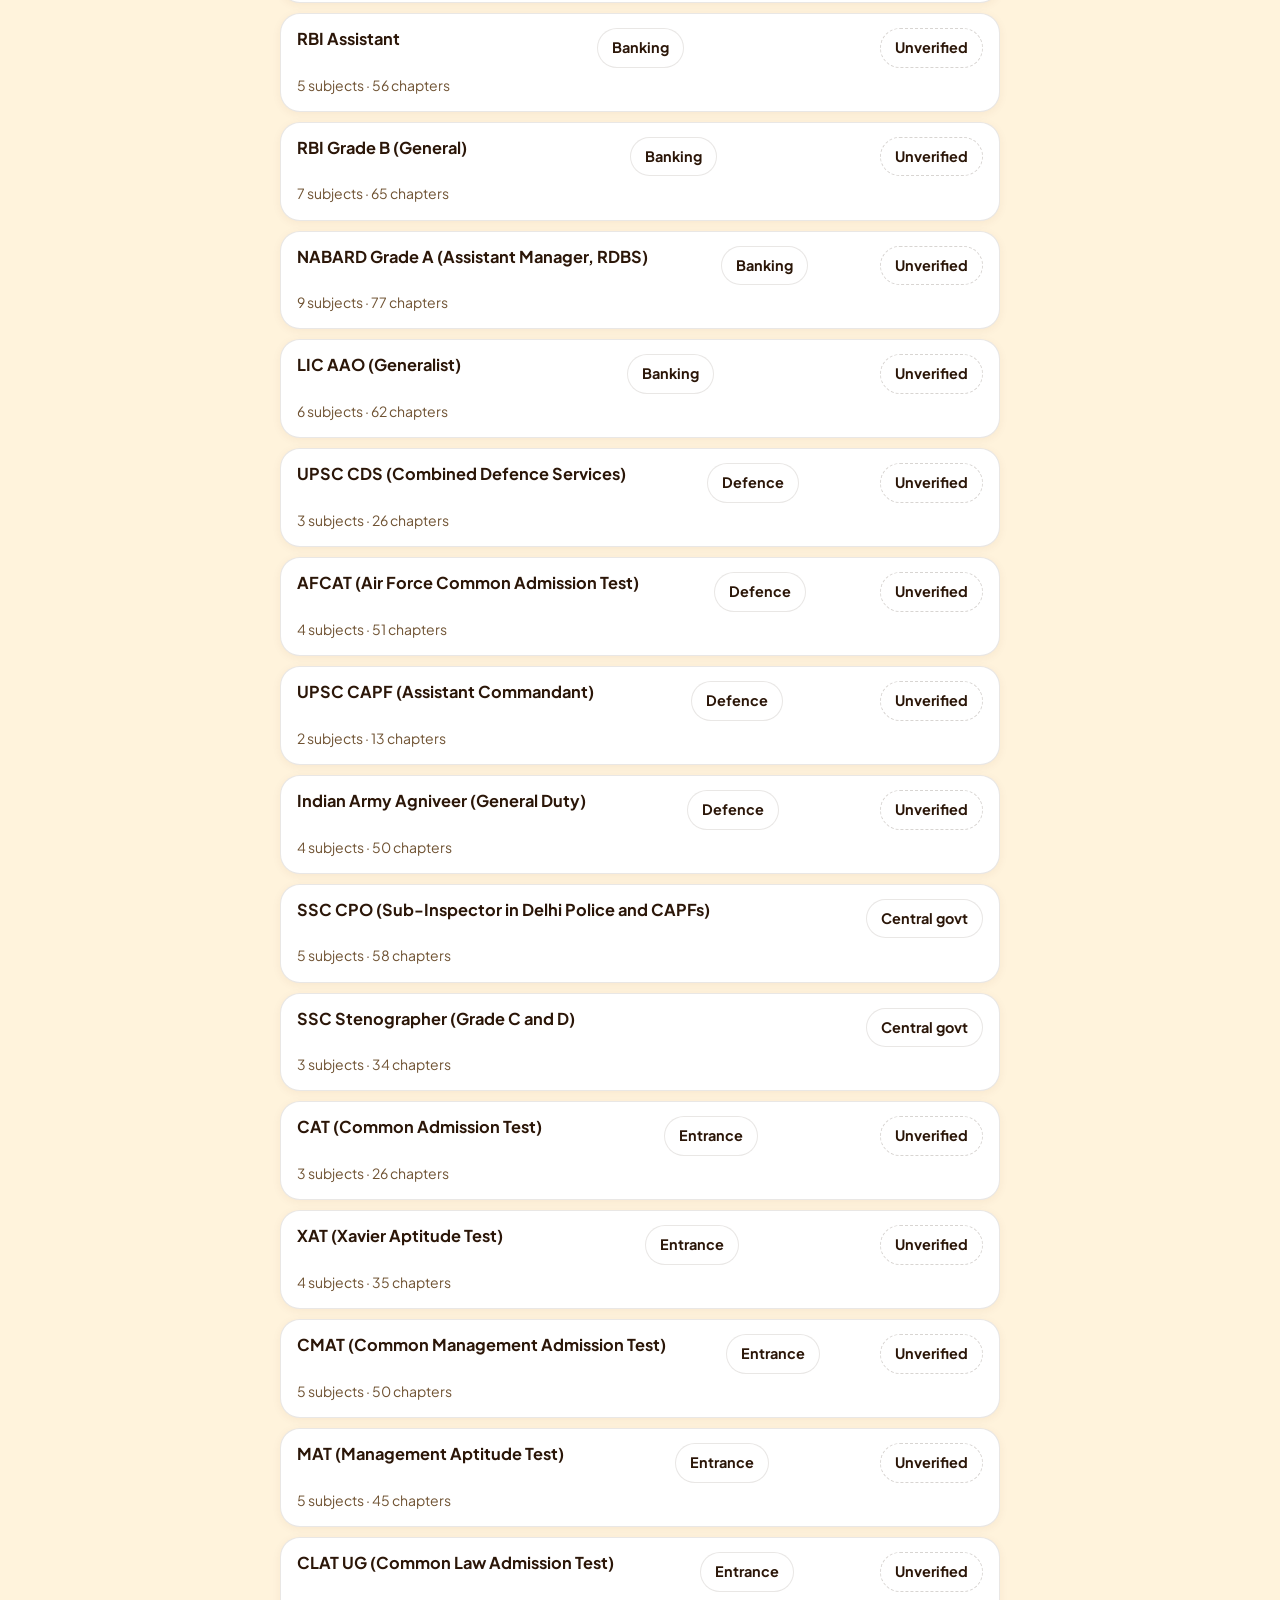
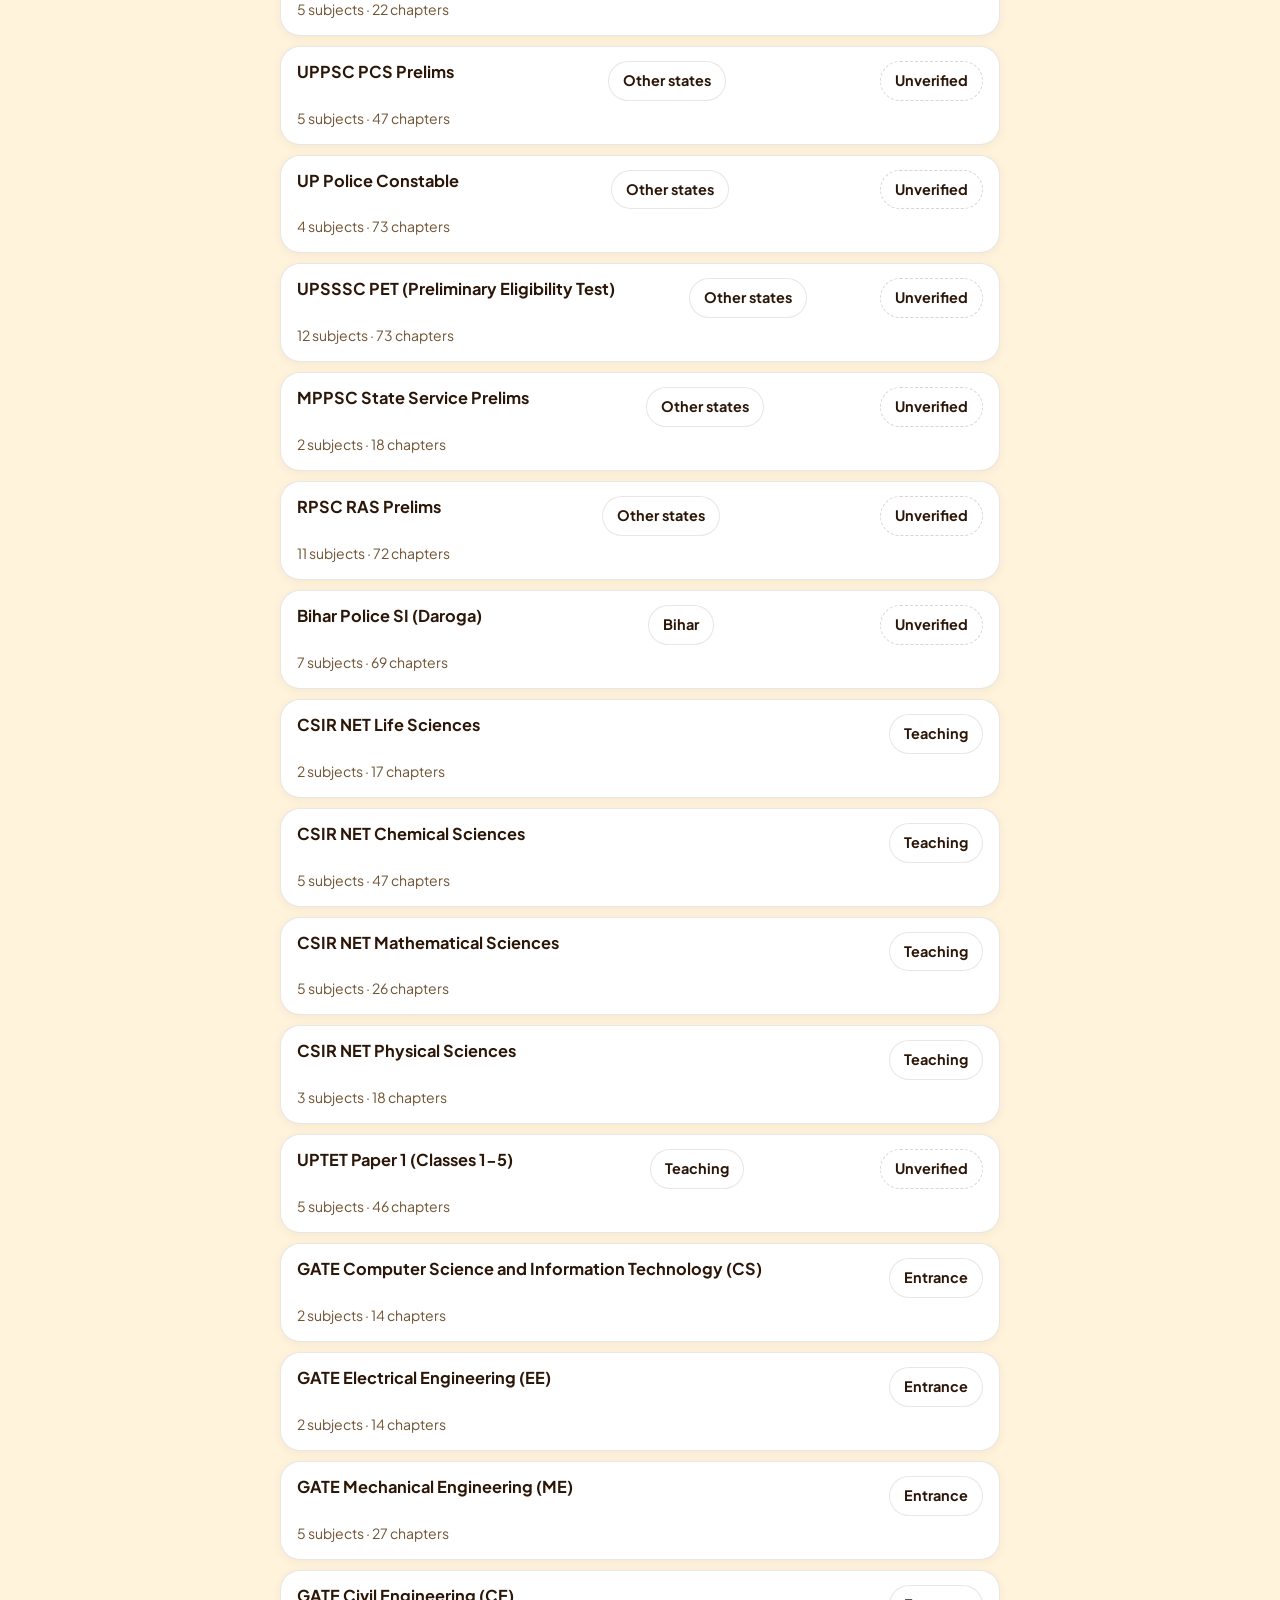
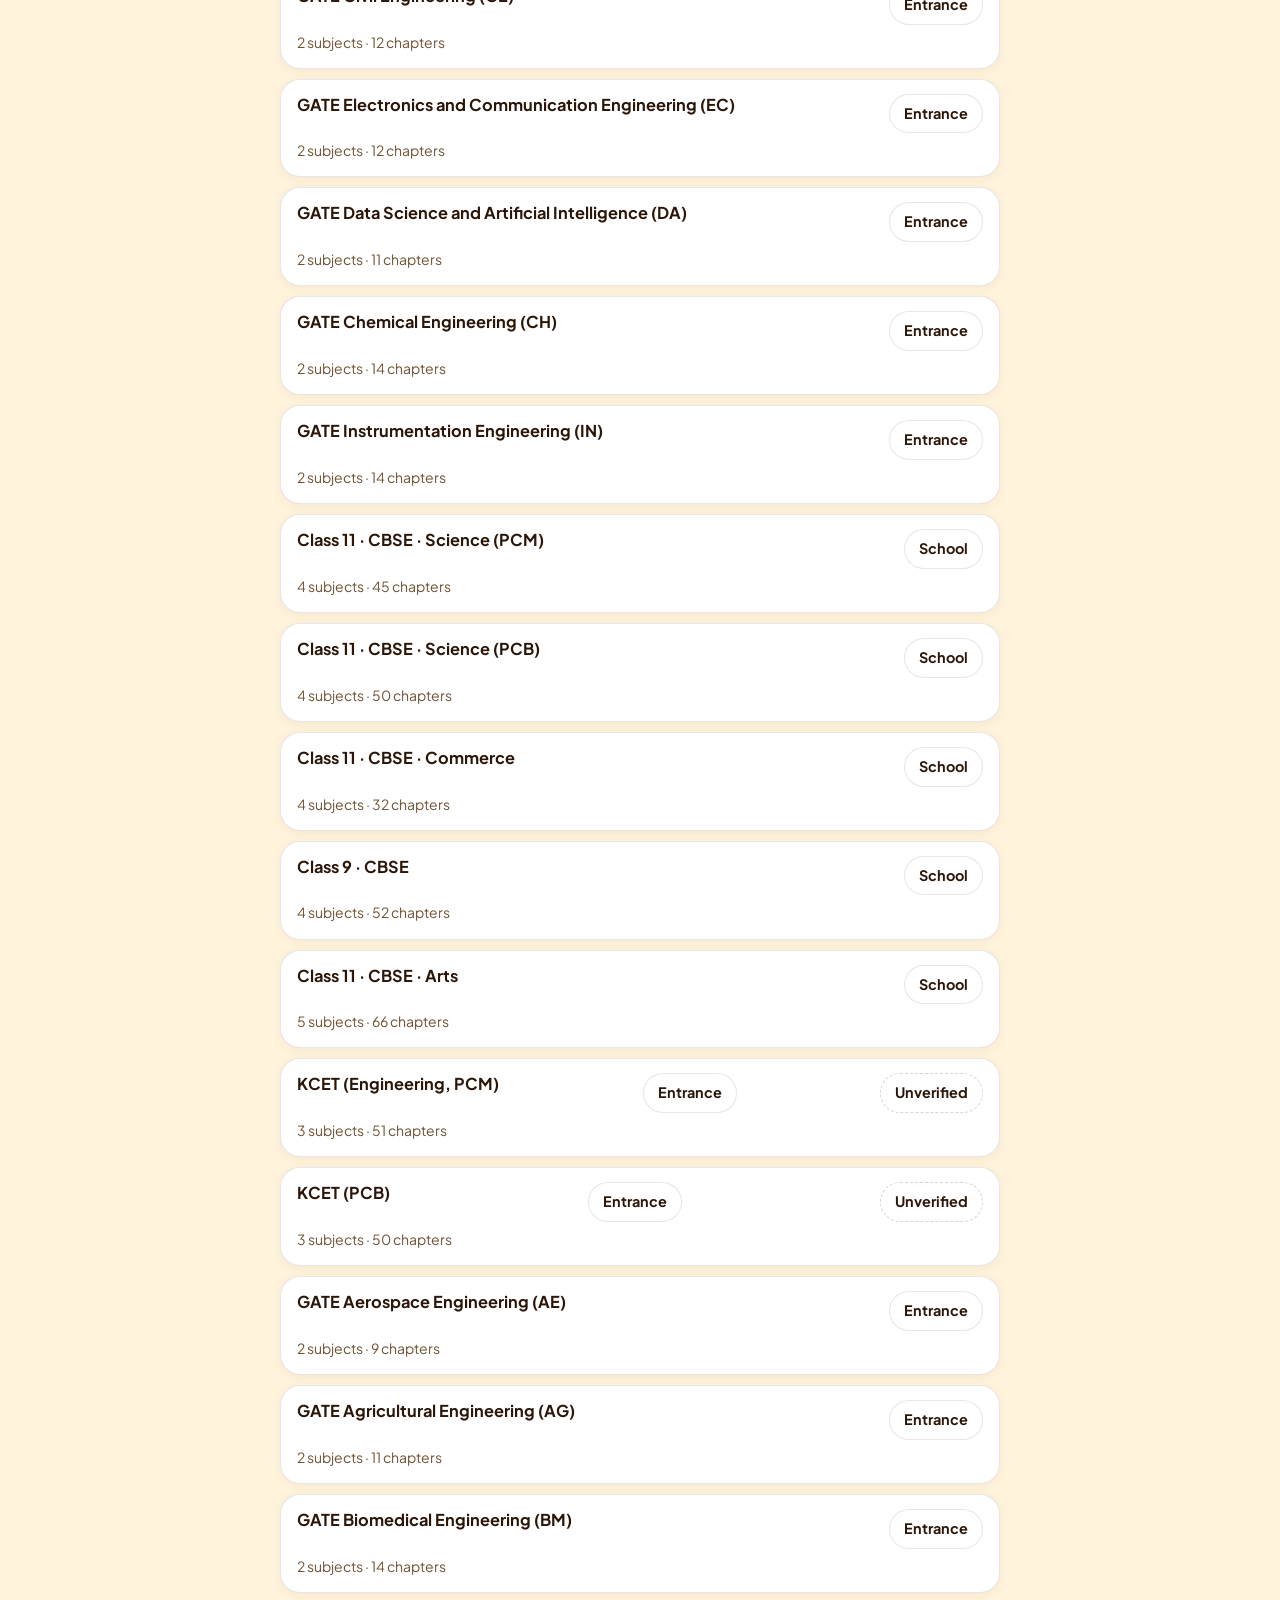
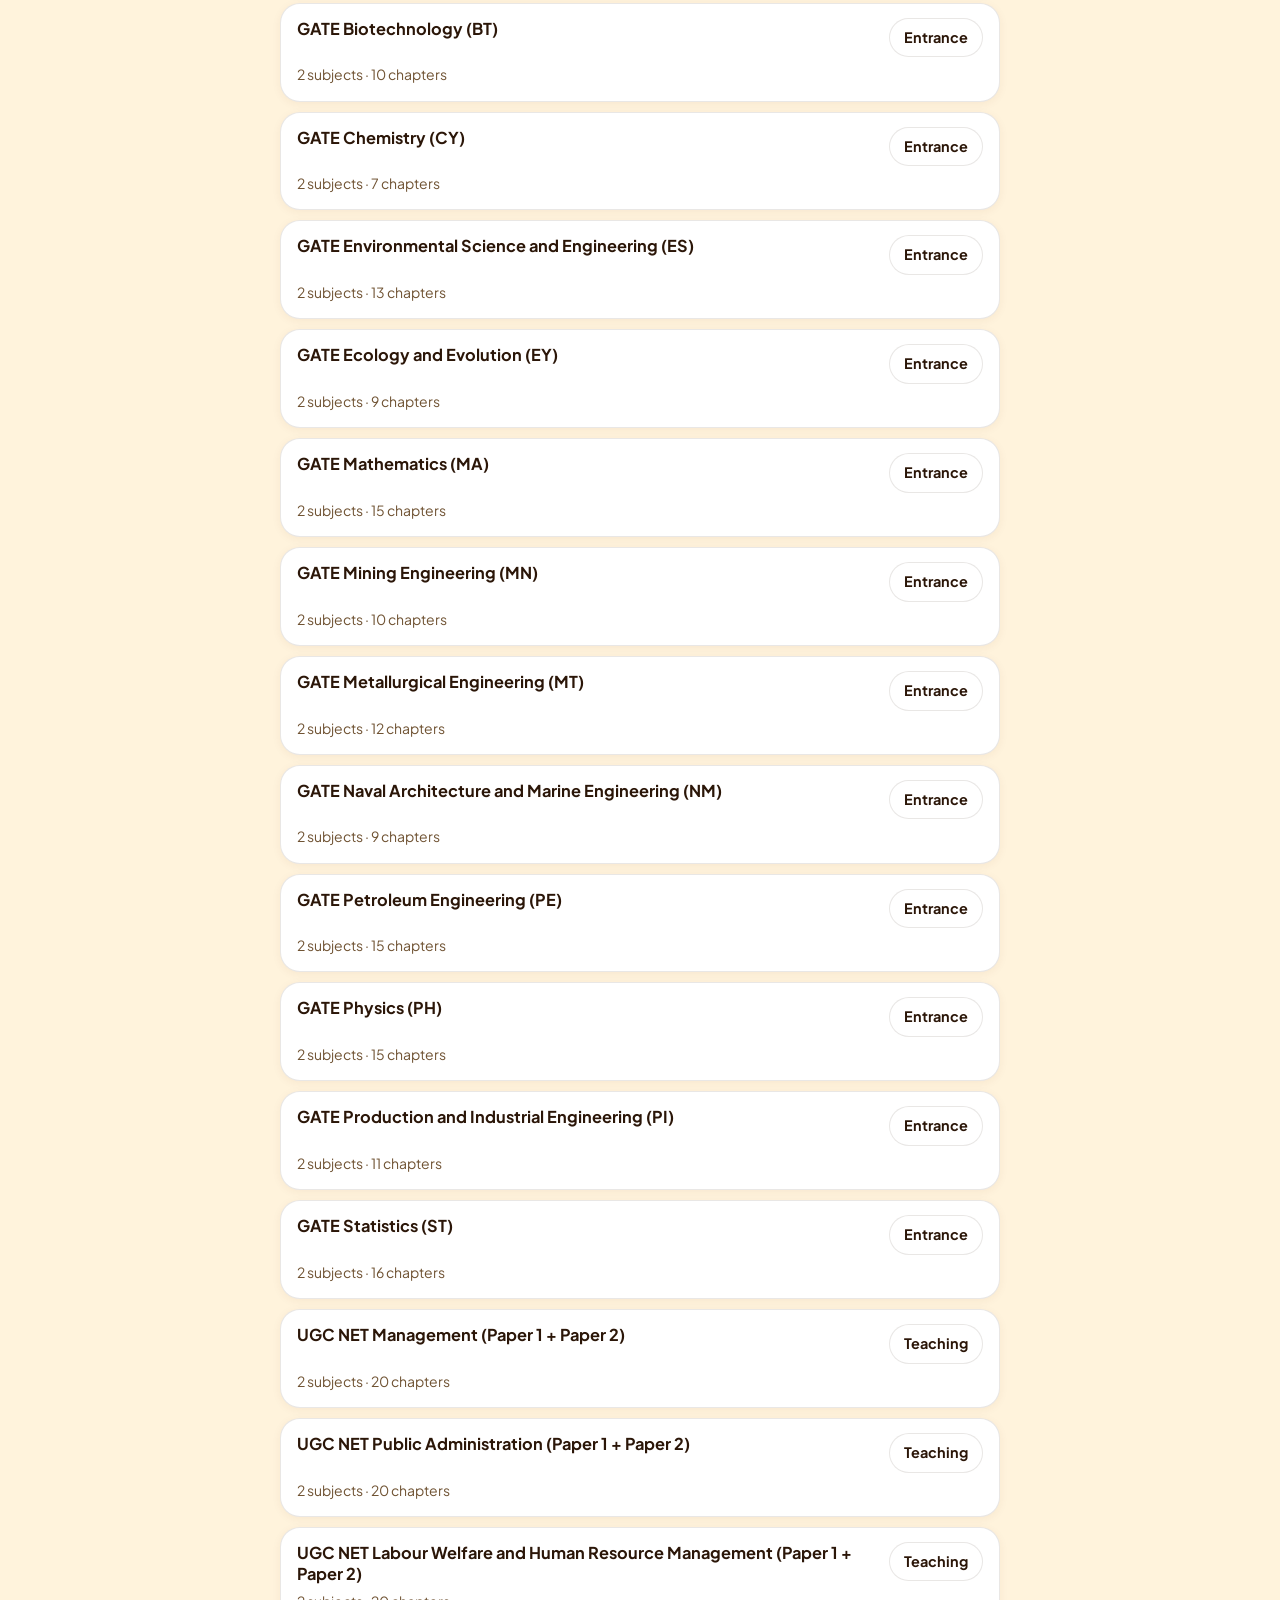
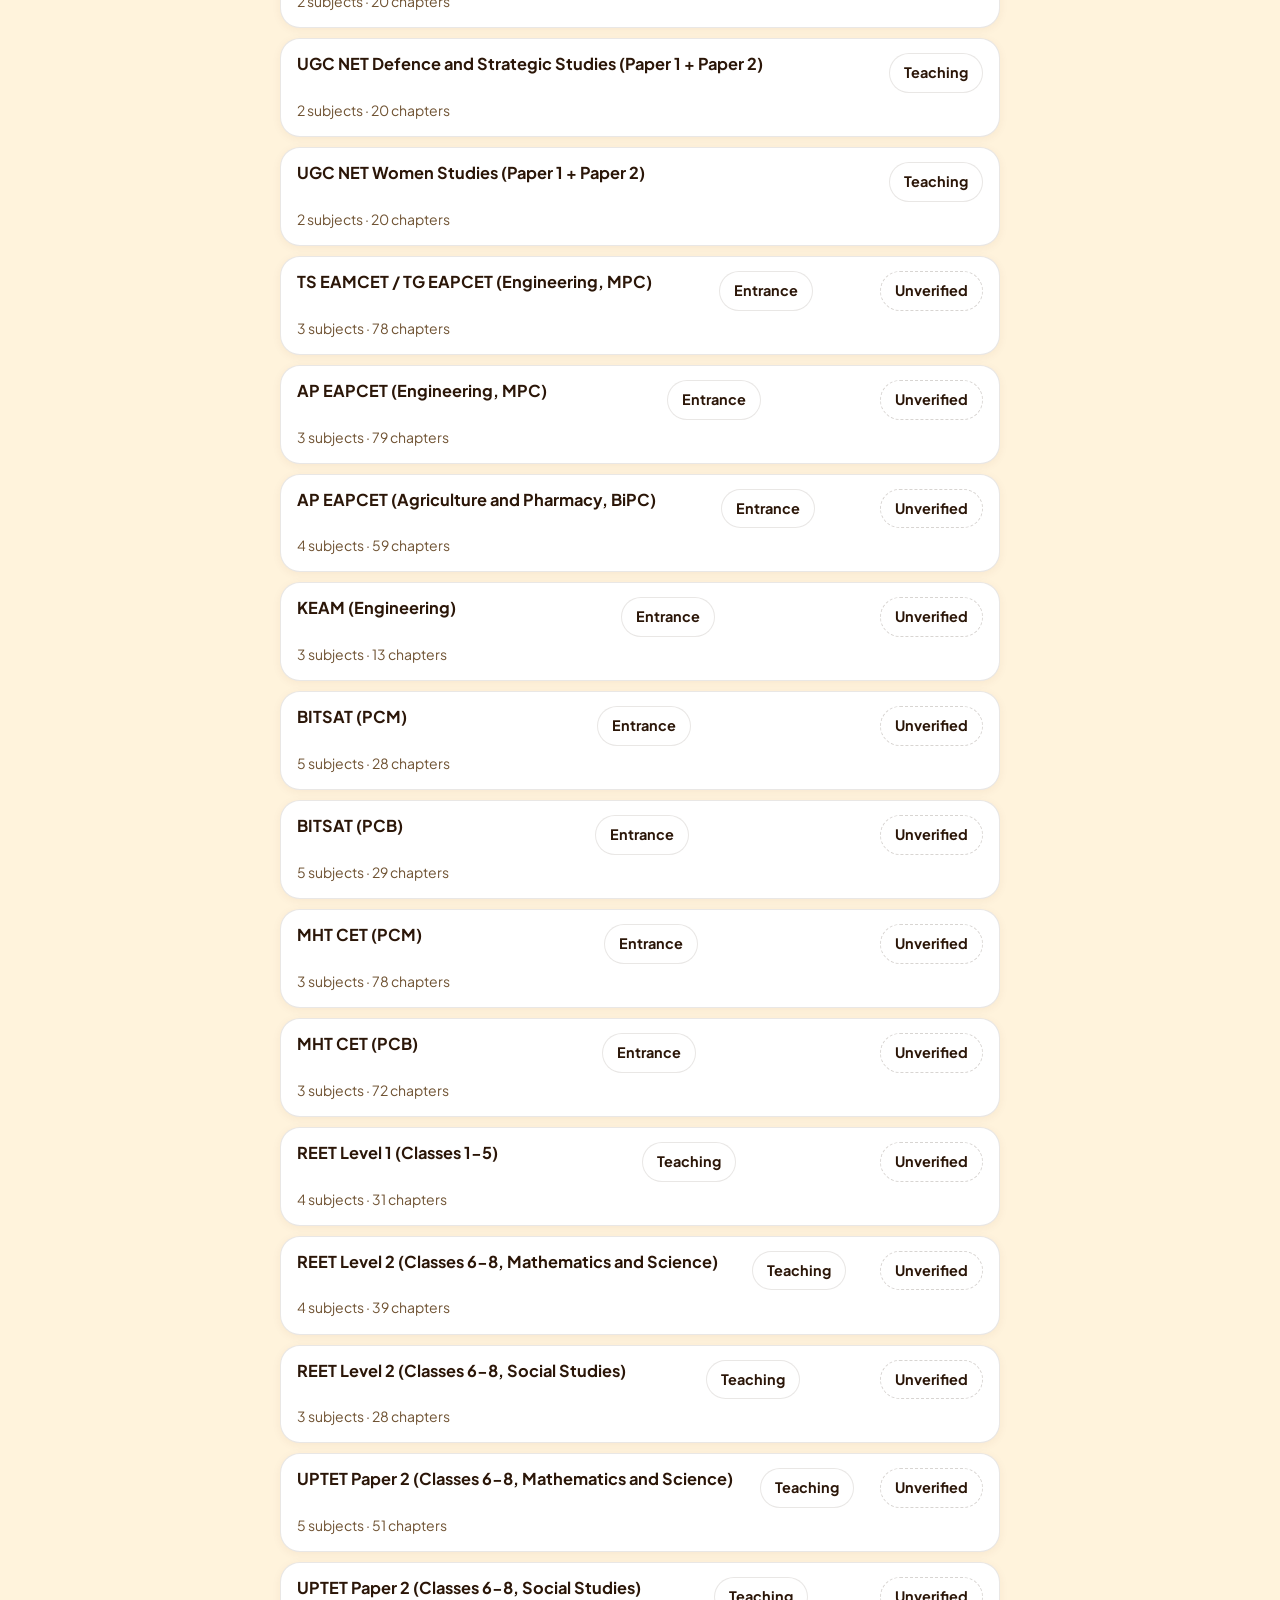
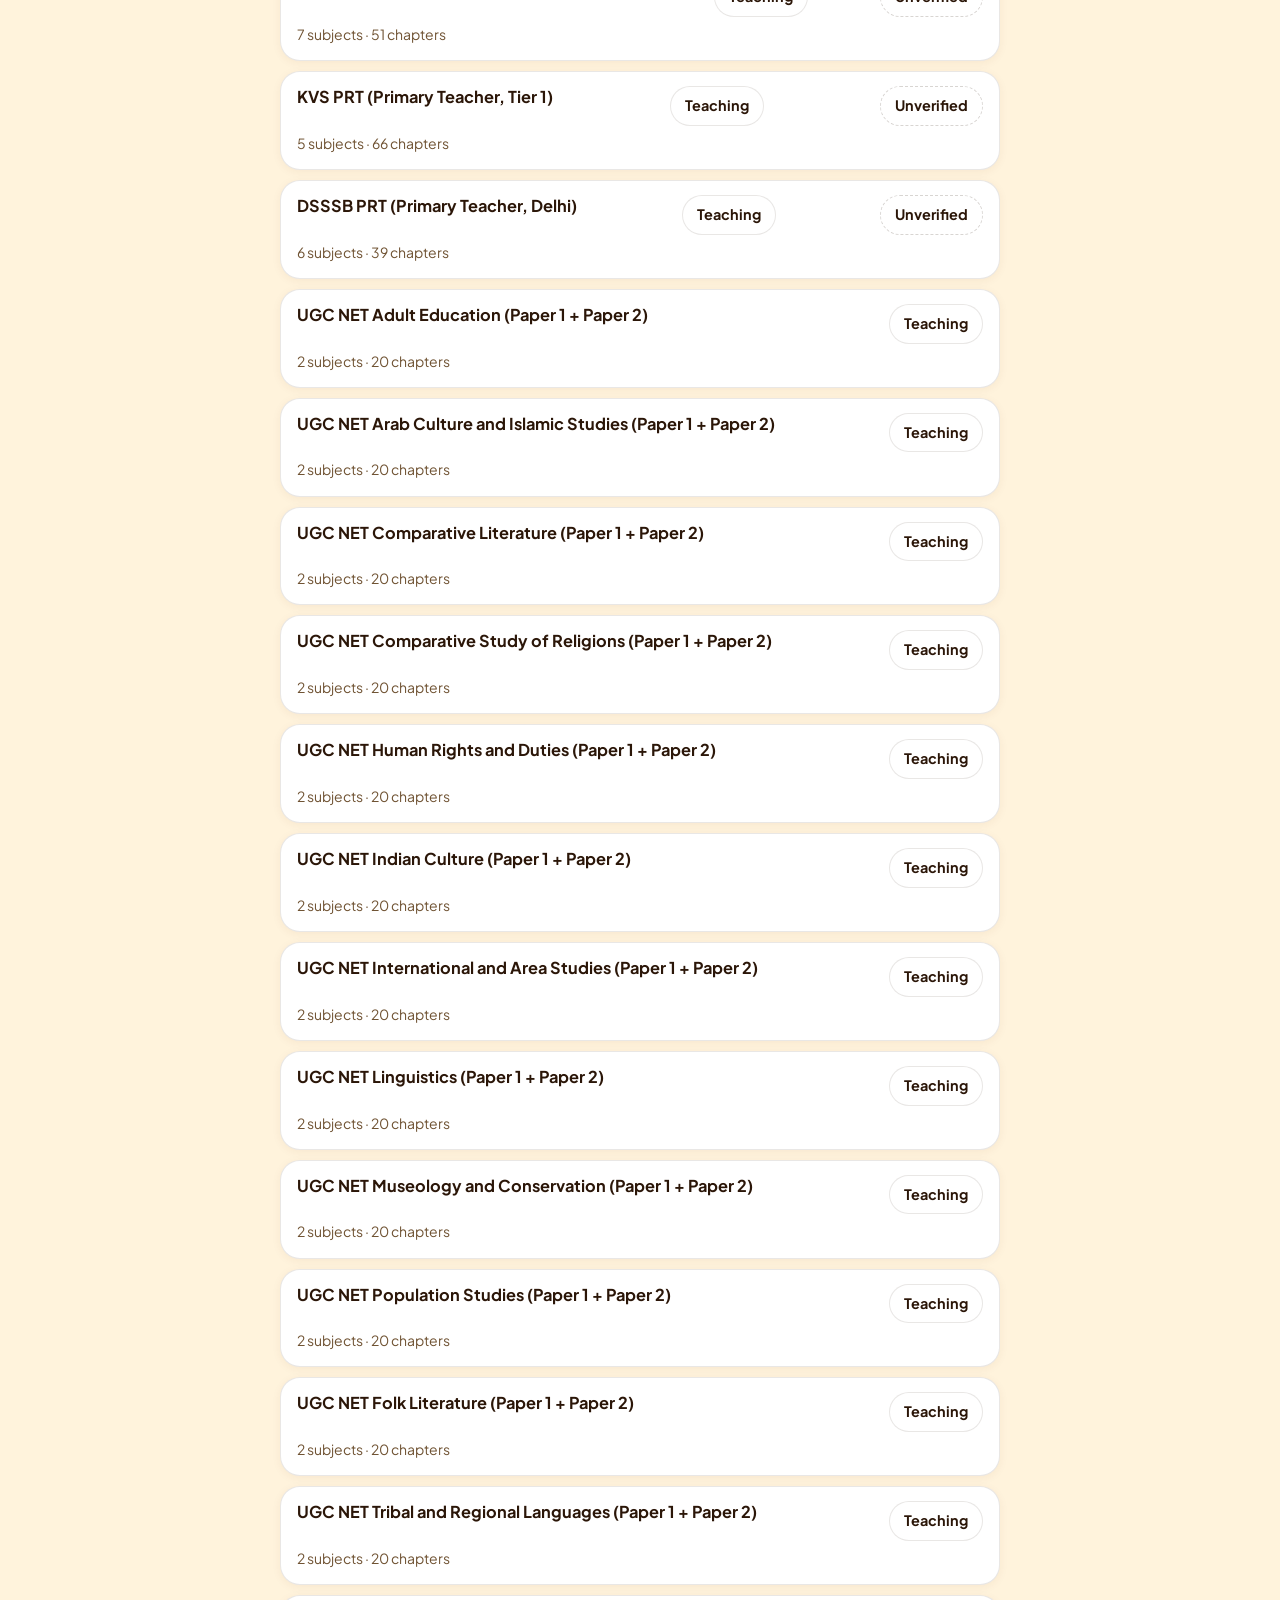
<file: library.html>
<!DOCTYPE html>
<html lang="en">
  <head>
    <meta charset="utf-8">
    <meta name="viewport" content="width=device-width, initial-scale=1">
    <title>Syllabus Library — InLibrary</title>
    <meta name="description" content="Search exams and school classes and read the subjects and chapters of each syllabus, free and without signing in.">
    <meta name="theme-color" content="#fff3dc">
    <link rel="icon" href="images/favicon.png" type="image/png">
    <link rel="apple-touch-icon" href="images/icon-180.png">
    <link rel="stylesheet" href="style.css">
    <link rel="stylesheet" href="library.css">
    <script src="site.js" defer></script>
    <script src="library.js" defer></script>
  </head>
  <body>
    <a class="skip-link" href="#main">Skip to content</a>

    <header class="site-header">
      <div class="container">
        <a class="brand" href="index.html">
          <span class="brand-mark">
            <svg viewBox="0 0 100 100" aria-hidden="true"><path class="logo-book" d="M50 78 C41 70 28 68 16 70 V88 C28 86 41 88 50 94 Z"/><path class="logo-book" d="M50 78 C59 70 72 68 84 70 V88 C72 86 59 88 50 94 Z"/><path d="M50 14 C57 30 68 37 68 49 A18 18 0 0 1 32 49 C32 37 43 30 50 14 Z" fill="#FF6A00"/></svg>
          </span>
          InLibrary
        </a>
        <nav class="site-nav" aria-label="Main">
          <a href="index.html#features">Features</a>
          <a href="library.html" aria-current="page">Syllabus library</a>
          <a href="privacy.html">Privacy</a>
          <a href="terms.html">Terms</a>
          <a href="delete-account.html">Delete account</a>
        </nav>
        <details class="menu">
          <summary><svg viewBox="0 0 24 24" aria-hidden="true"><path d="M4 7h16M4 12h16M4 17h16"/></svg>Menu</summary>
          <nav class="menu-panel" aria-label="Menu">
            <a href="index.html#features">Features</a>
            <a href="library.html" aria-current="page">Syllabus library</a>
          <a href="privacy.html">Privacy</a>
            <a href="terms.html">Terms</a>
            <a href="delete-account.html">Delete account</a>
          </nav>
        </details>
      </div>
    </header>

    <main id="main">
      <section class="page-hero">
        <div class="container">
          <p class="eyebrow">Syllabus library</p>
          <h1>Find your syllabus</h1>
          <p class="intro">Search a class or exam, or a subject or chapter, and see what it covers.</p>
        </div>
      </section>

      <div class="container lib">
        <div id="lib-list">
          <form class="lib-search" role="search" onsubmit="return false">
            <label for="lib-q" class="sr-only">Search exams, subjects and chapters</label>
            <input id="lib-q" type="search" placeholder="SSC, class 12, NEET, physics..." autocomplete="off" enterkeyhint="search">
          </form>
          <div id="lib-cats" class="lib-cats" role="group" aria-label="Filter by category"></div>
          <p id="lib-status" class="lib-status" role="status" aria-live="polite">Loading the library...</p>
          <ul id="lib-results" class="lib-results"></ul>
          <noscript><p class="lib-note">The library needs JavaScript to search and show syllabi.</p></noscript>
        </div>

        <article id="lib-plan" class="lib-plan" hidden></article>
      </div>
    </main>

    <footer class="site-footer">
      <div class="container">
        <div class="footer-grid">
          <div>
            <a class="brand" href="index.html">
              <span class="brand-mark">
                <svg viewBox="0 0 100 100" aria-hidden="true"><path class="logo-book" d="M50 78 C41 70 28 68 16 70 V88 C28 86 41 88 50 94 Z"/><path class="logo-book" d="M50 78 C59 70 72 68 84 70 V88 C72 86 59 88 50 94 Z"/><path d="M50 14 C57 30 68 37 68 49 A18 18 0 0 1 32 49 C32 37 43 30 50 14 Z" fill="#FF6A00"/></svg>
              </span>
              InLibrary
            </a>
            <p>A study timer for exam aspirants. Count the hours you actually studied.</p>
          </div>
          <nav aria-label="Product">
            <h2>Product</h2>
            <ul>
              <li><a href="index.html#features">Features</a></li>
              <li><a href="library.html">Syllabus library</a></li>
              <li><a href="index.html#screenshots">Screenshots</a></li>
              <li><a href="index.html#privacy-first">Your privacy</a></li>
            </ul>
          </nav>
          <nav aria-label="Legal">
            <h2>Legal</h2>
            <ul>
              <li><a href="privacy.html">Privacy policy</a></li>
              <li><a href="terms.html">Terms and conditions</a></li>
              <li><a href="delete-account.html">Delete account</a></li>
            </ul>
          </nav>
          <div>
            <h2>Contact</h2>
            <ul>
              <li><a href="mailto:yehdhruvkr@gmail.com">yehdhruvkr@gmail.com</a></li>
              <li>Dhruv Kumar, India</li>
            </ul>
          </div>
        </div>
        <p class="copyright">© 2026 Dhruv Kumar. All rights reserved.</p>
      </div>
    </footer>
  </body>
</html>
</file>
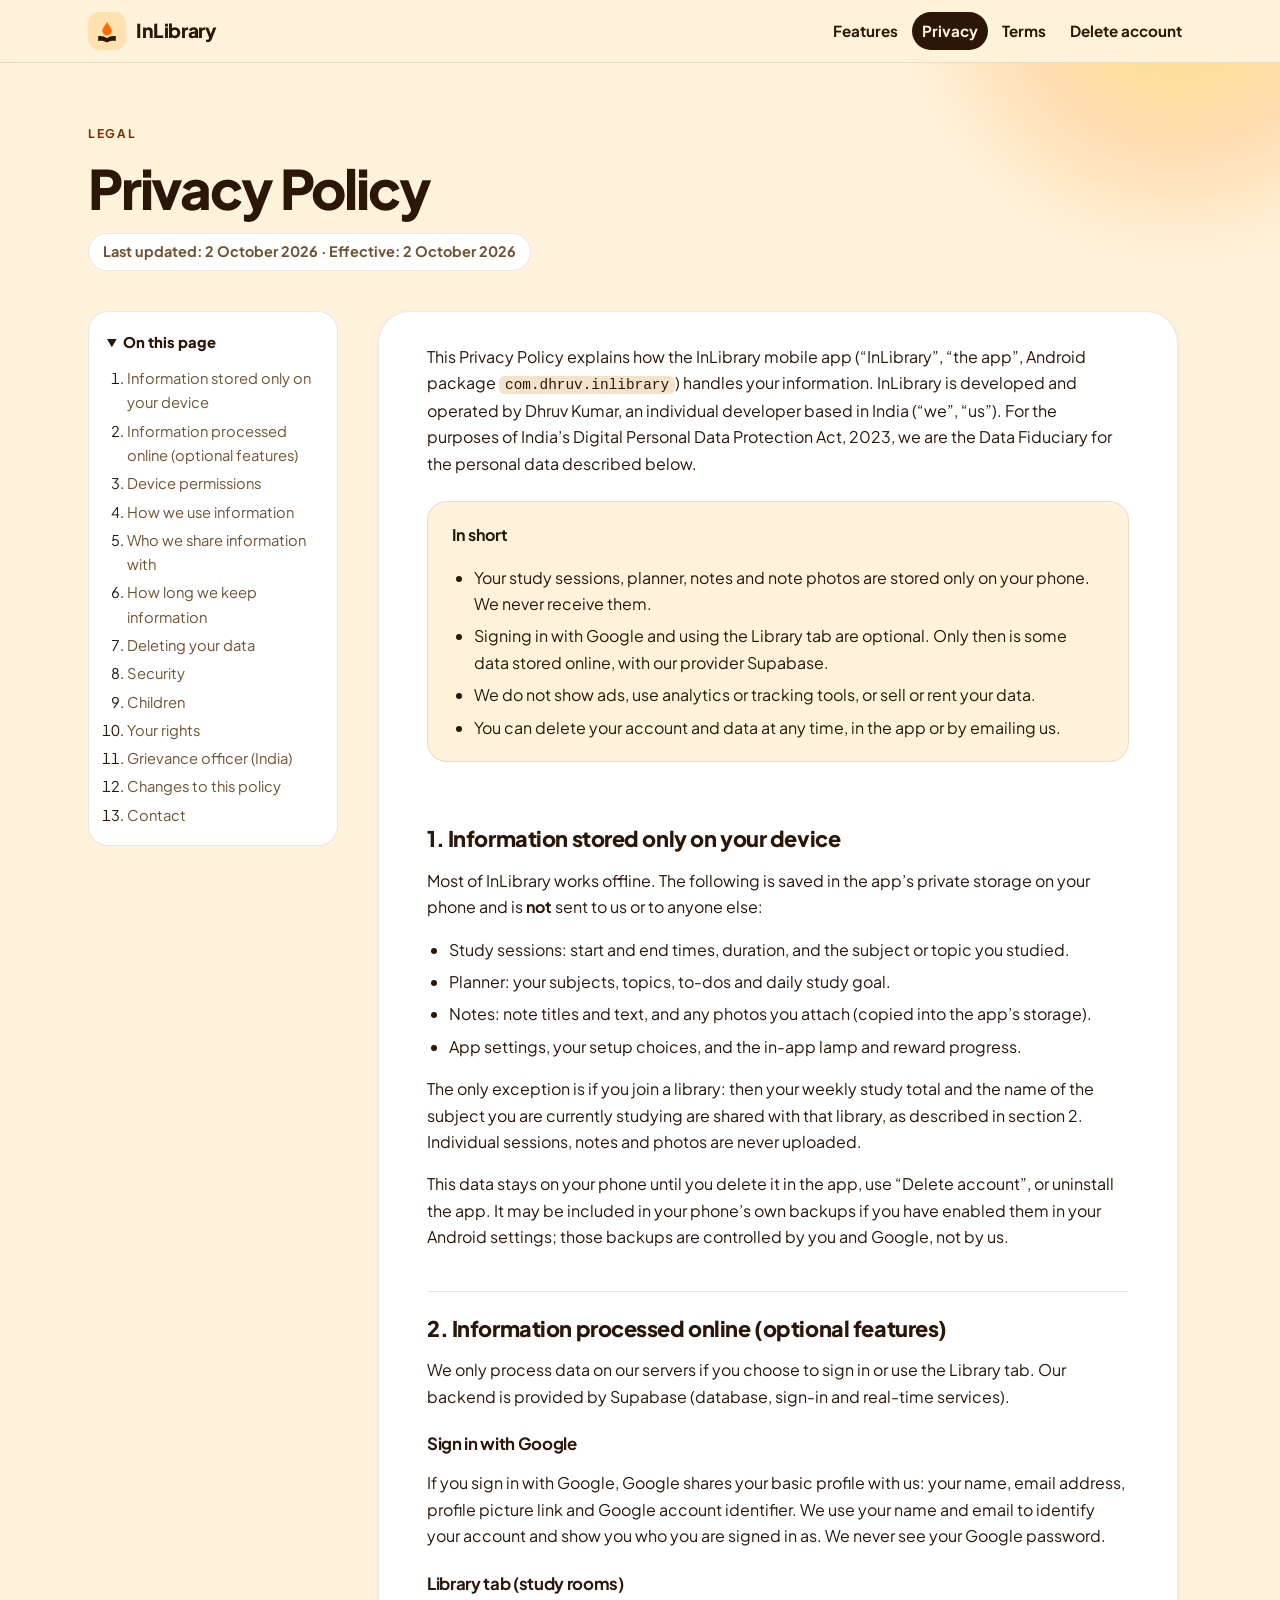
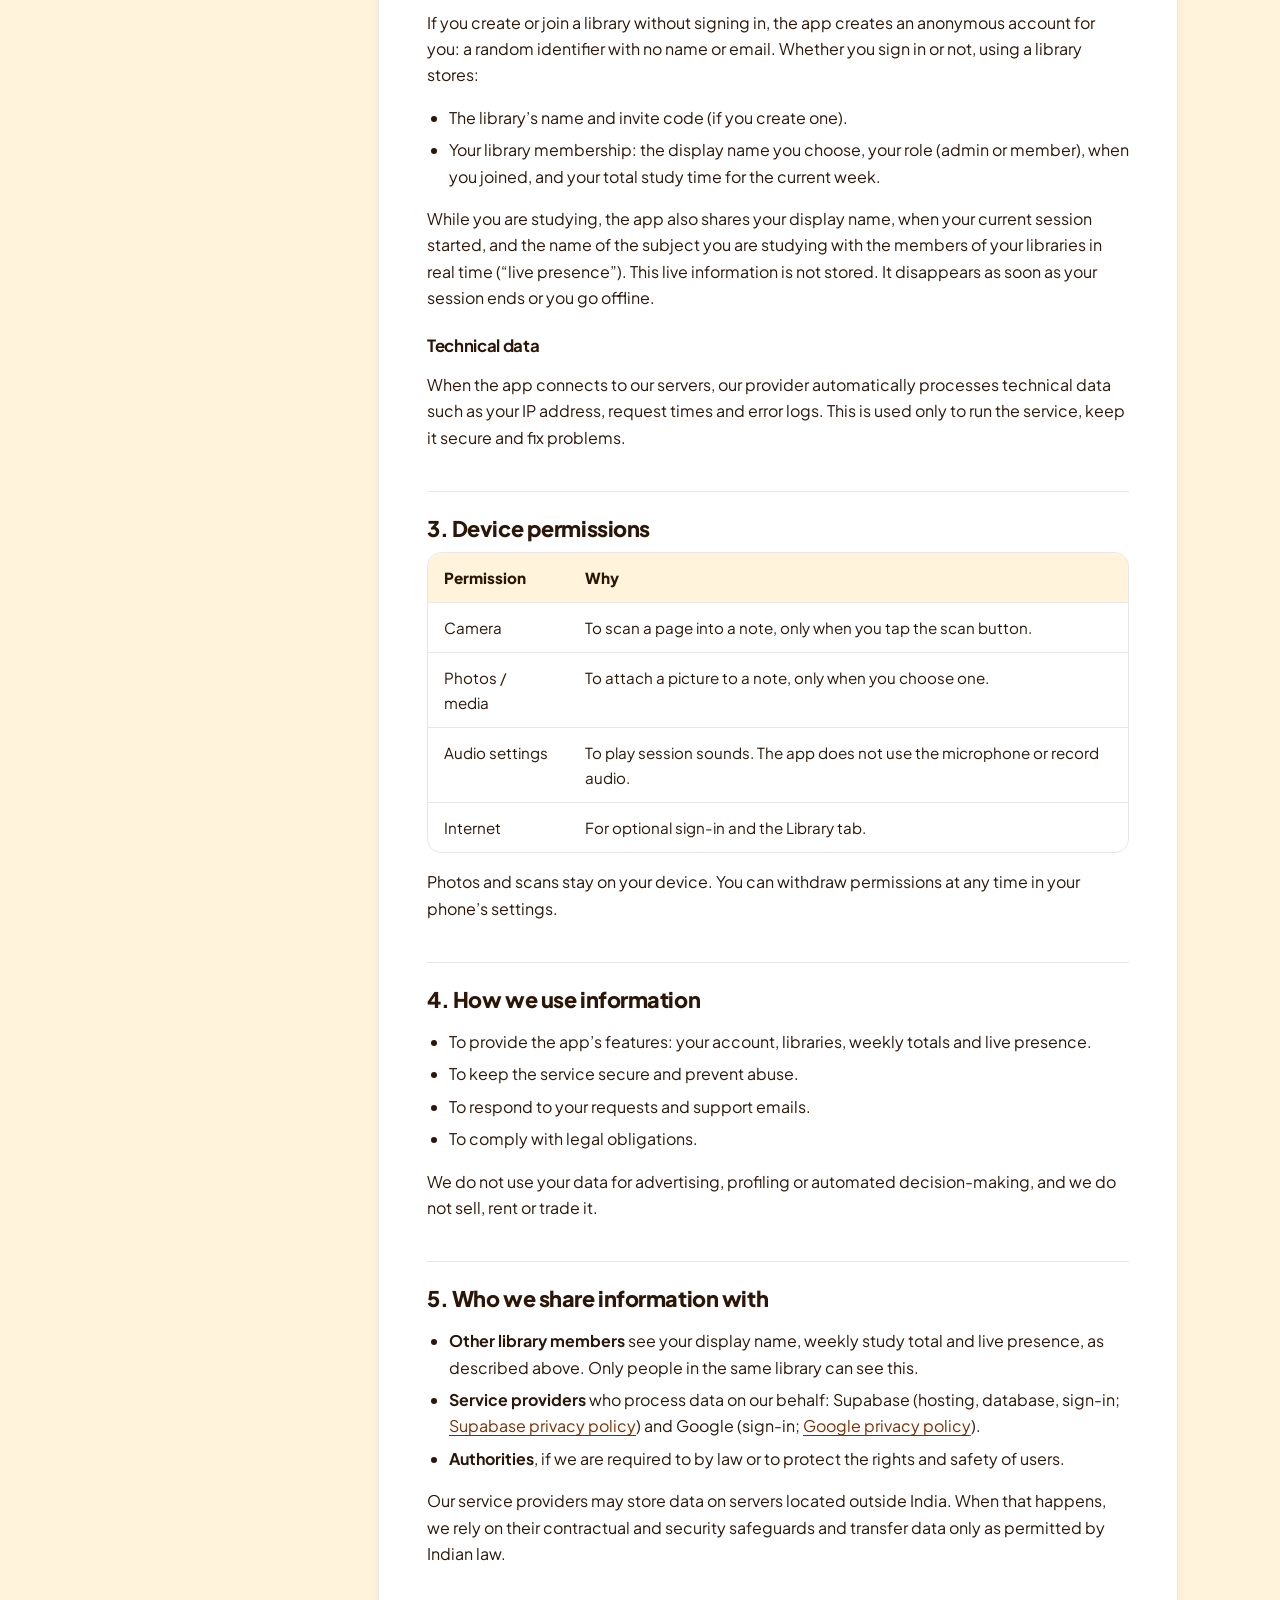
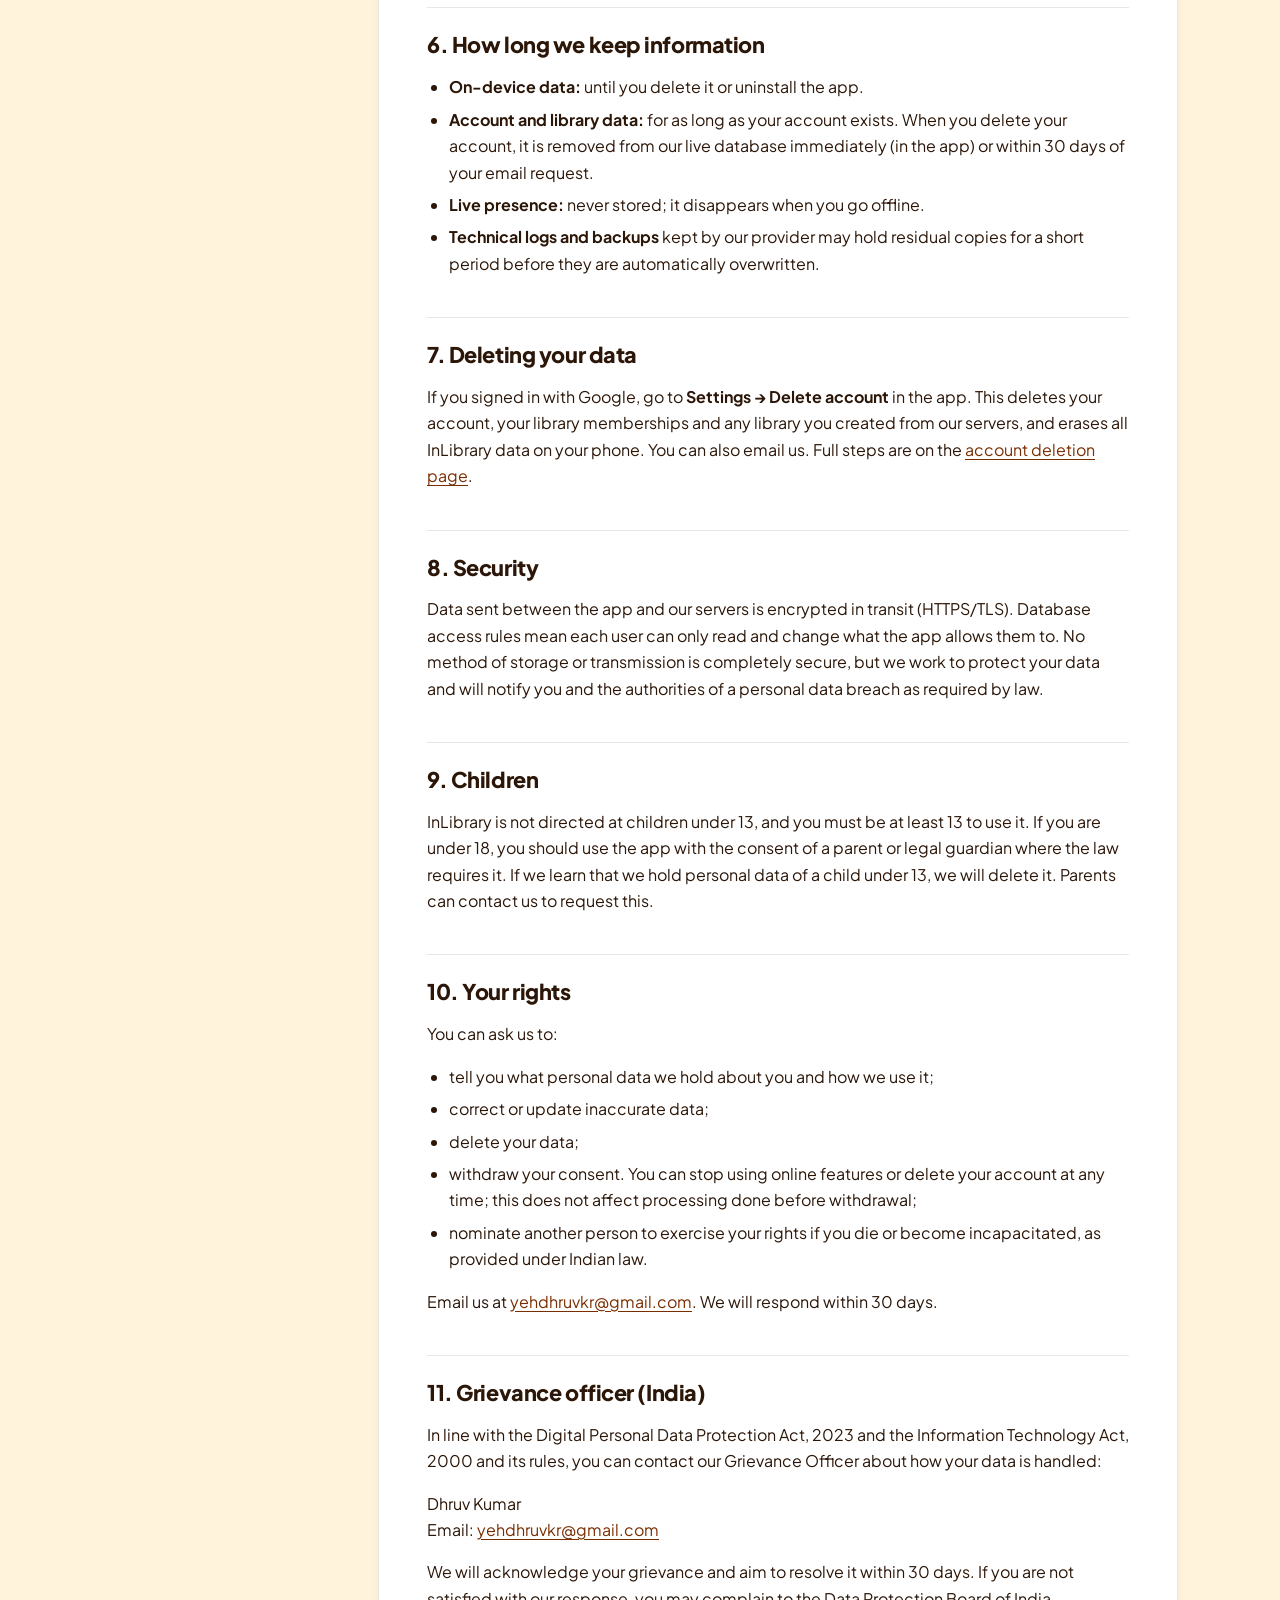
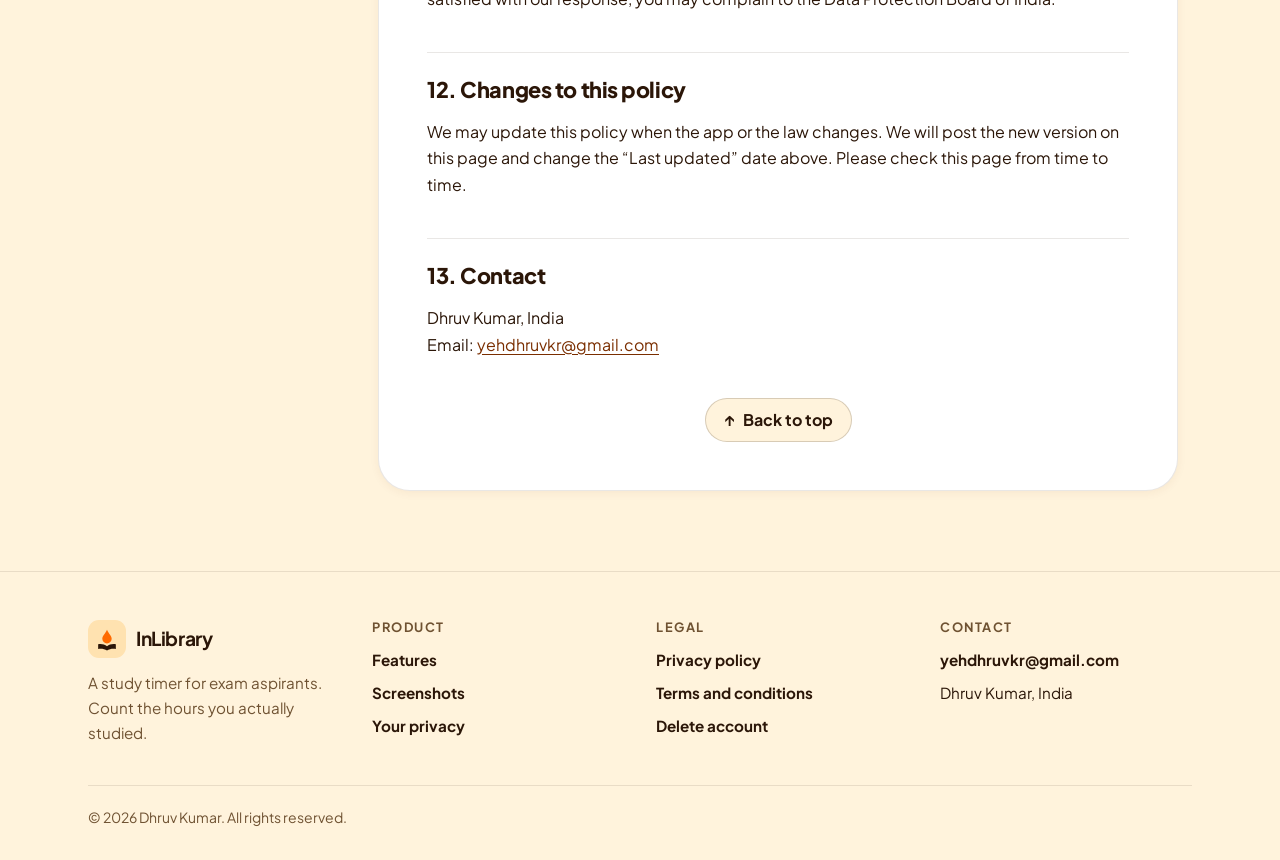
<file: privacy.html>
<!DOCTYPE html>
<html lang="en">
  <head>
    <meta charset="utf-8">
    <meta name="viewport" content="width=device-width, initial-scale=1">
    <title>Privacy Policy — InLibrary</title>
    <meta name="description" content="How the InLibrary app collects, uses, stores and deletes your data.">
    <meta name="theme-color" content="#fff3dc">
    <link rel="icon" href="images/favicon.png" type="image/png">
    <link rel="apple-touch-icon" href="images/icon-180.png">
    <link rel="stylesheet" href="style.css">
    <script src="site.js" defer></script>
  </head>
  <body>
    <a class="skip-link" href="#main">Skip to content</a>

    <header class="site-header">
      <div class="container">
        <a class="brand" href="index.html">
          <span class="brand-mark">
            <svg viewBox="0 0 100 100" aria-hidden="true"><path class="logo-book" d="M50 78 C41 70 28 68 16 70 V88 C28 86 41 88 50 94 Z"/><path class="logo-book" d="M50 78 C59 70 72 68 84 70 V88 C72 86 59 88 50 94 Z"/><path d="M50 14 C57 30 68 37 68 49 A18 18 0 0 1 32 49 C32 37 43 30 50 14 Z" fill="#FF6A00"/></svg>
          </span>
          InLibrary
        </a>
        <nav class="site-nav" aria-label="Main">
          <a href="index.html#features">Features</a>
          <a href="privacy.html" aria-current="page">Privacy</a>
          <a href="terms.html">Terms</a>
          <a href="delete-account.html">Delete account</a>
        </nav>
        <details class="menu">
          <summary><svg viewBox="0 0 24 24" aria-hidden="true"><path d="M4 7h16M4 12h16M4 17h16"/></svg>Menu</summary>
          <nav class="menu-panel" aria-label="Menu">
            <a href="index.html#features">Features</a>
            <a href="privacy.html" aria-current="page">Privacy</a>
            <a href="terms.html">Terms</a>
            <a href="delete-account.html">Delete account</a>
          </nav>
        </details>
      </div>
    </header>

    <main id="main">
      <section class="page-hero">
        <div class="container">
          <p class="eyebrow">Legal</p>
          <h1>Privacy Policy</h1>
          <p class="updated">Last updated: 2 October 2026 · Effective: 2 October 2026</p>
        </div>
      </section>

      <div class="container doc-layout">
        <aside>
          <details class="toc">
            <summary>On this page</summary>
            <ol>
              <li><a href="#information-stored-only-on-your-device">Information stored only on your device</a></li>
              <li><a href="#information-processed-online-optional-features">Information processed online (optional features)</a></li>
              <li><a href="#device-permissions">Device permissions</a></li>
              <li><a href="#how-we-use-information">How we use information</a></li>
              <li><a href="#who-we-share-information-with">Who we share information with</a></li>
              <li><a href="#how-long-we-keep-information">How long we keep information</a></li>
              <li><a href="#deleting-your-data">Deleting your data</a></li>
              <li><a href="#security">Security</a></li>
              <li><a href="#children">Children</a></li>
              <li><a href="#your-rights">Your rights</a></li>
              <li><a href="#grievance-officer-india">Grievance officer (India)</a></li>
              <li><a href="#changes-to-this-policy">Changes to this policy</a></li>
              <li><a href="#contact">Contact</a></li>
            </ol>
          </details>
        </aside>

        <article class="doc">
            <p>
              This Privacy Policy explains how the InLibrary mobile app (“InLibrary”, “the app”,
              Android package <code>com.dhruv.inlibrary</code>) handles your information. InLibrary is
              developed and operated by Dhruv Kumar, an individual developer based in India (“we”, “us”).
              For the purposes of India’s Digital Personal Data Protection Act, 2023, we are the Data
              Fiduciary for the personal data described below.
            </p>

            <div class="summary">
              <p><strong>In short</strong></p>
              <ul>
                <li>Your study sessions, planner, notes and note photos are stored only on your phone. We never receive them.</li>
                <li>Signing in with Google and using the Library tab are optional. Only then is some data stored online, with our provider Supabase.</li>
                <li>We do not show ads, use analytics or tracking tools, or sell or rent your data.</li>
                <li>You can delete your account and data at any time, in the app or by emailing us.</li>
              </ul>
            </div>

            <h2 id="information-stored-only-on-your-device">1. Information stored only on your device</h2>
            <p>
              Most of InLibrary works offline. The following is saved in the app’s private storage on your
              phone and is <strong>not</strong> sent to us or to anyone else:
            </p>
            <ul>
              <li>Study sessions: start and end times, duration, and the subject or topic you studied.</li>
              <li>Planner: your subjects, topics, to-dos and daily study goal.</li>
              <li>Notes: note titles and text, and any photos you attach (copied into the app’s storage).</li>
              <li>App settings, your setup choices, and the in-app lamp and reward progress.</li>
            </ul>
            <p>
              The only exception is if you join a library: then your weekly study total and the name of
              the subject you are currently studying are shared with that library, as described in
              section 2. Individual sessions, notes and photos are never uploaded.
            </p>
            <p>
              This data stays on your phone until you delete it in the app, use “Delete account”, or
              uninstall the app. It may be included in your phone’s own backups if you have enabled them
              in your Android settings; those backups are controlled by you and Google, not by us.
            </p>

            <h2 id="information-processed-online-optional-features">2. Information processed online (optional features)</h2>
            <p>
              We only process data on our servers if you choose to sign in or use the Library tab. Our
              backend is provided by Supabase (database, sign-in and real-time services).
            </p>

            <h3>Sign in with Google</h3>
            <p>
              If you sign in with Google, Google shares your basic profile with us: your name, email
              address, profile picture link and Google account identifier. We use your name and email to
              identify your account and show you who you are signed in as. We never see your Google
              password.
            </p>

            <h3>Library tab (study rooms)</h3>
            <p>
              If you create or join a library without signing in, the app creates an anonymous account
              for you: a random identifier with no name or email. Whether you sign in or not, using a
              library stores:
            </p>
            <ul>
              <li>The library’s name and invite code (if you create one).</li>
              <li>Your library membership: the display name you choose, your role (admin or member), when you joined, and your total study time for the current week.</li>
            </ul>
            <p>
              While you are studying, the app also shares your display name, when your current session
              started, and the name of the subject you are studying with the members of your libraries in
              real time (“live presence”). This live information is not stored. It disappears as soon as
              your session ends or you go offline.
            </p>

            <h3>Technical data</h3>
            <p>
              When the app connects to our servers, our provider automatically processes technical data
              such as your IP address, request times and error logs. This is used only to run the
              service, keep it secure and fix problems.
            </p>

            <h2 id="device-permissions">3. Device permissions</h2>
            <div class="table-wrap">
              <table>
                <thead>
                  <tr><th scope="col">Permission</th><th scope="col">Why</th></tr>
                </thead>
                <tbody>
                  <tr><td>Camera</td><td>To scan a page into a note, only when you tap the scan button.</td></tr>
                  <tr><td>Photos / media</td><td>To attach a picture to a note, only when you choose one.</td></tr>
                  <tr><td>Audio settings</td><td>To play session sounds. The app does not use the microphone or record audio.</td></tr>
                  <tr><td>Internet</td><td>For optional sign-in and the Library tab.</td></tr>
                </tbody>
              </table>
            </div>
            <p>Photos and scans stay on your device. You can withdraw permissions at any time in your phone’s settings.</p>

            <h2 id="how-we-use-information">4. How we use information</h2>
            <ul>
              <li>To provide the app’s features: your account, libraries, weekly totals and live presence.</li>
              <li>To keep the service secure and prevent abuse.</li>
              <li>To respond to your requests and support emails.</li>
              <li>To comply with legal obligations.</li>
            </ul>
            <p>
              We do not use your data for advertising, profiling or automated decision-making, and we do
              not sell, rent or trade it.
            </p>

            <h2 id="who-we-share-information-with">5. Who we share information with</h2>
            <ul>
              <li><strong>Other library members</strong> see your display name, weekly study total and live presence, as described above. Only people in the same library can see this.</li>
              <li><strong>Service providers</strong> who process data on our behalf: Supabase (hosting, database, sign-in; <a href="https://supabase.com/privacy">Supabase privacy policy</a>) and Google (sign-in; <a href="https://policies.google.com/privacy">Google privacy policy</a>).</li>
              <li><strong>Authorities</strong>, if we are required to by law or to protect the rights and safety of users.</li>
            </ul>
            <p>
              Our service providers may store data on servers located outside India. When that happens,
              we rely on their contractual and security safeguards and transfer data only as permitted by
              Indian law.
            </p>

            <h2 id="how-long-we-keep-information">6. How long we keep information</h2>
            <ul>
              <li><strong>On-device data:</strong> until you delete it or uninstall the app.</li>
              <li><strong>Account and library data:</strong> for as long as your account exists. When you delete your account, it is removed from our live database immediately (in the app) or within 30 days of your email request.</li>
              <li><strong>Live presence:</strong> never stored; it disappears when you go offline.</li>
              <li><strong>Technical logs and backups</strong> kept by our provider may hold residual copies for a short period before they are automatically overwritten.</li>
            </ul>

            <h2 id="deleting-your-data">7. Deleting your data</h2>
            <p>
              If you signed in with Google, go to <strong>Settings → Delete account</strong> in the app.
              This deletes your account, your library memberships and any library you created from our
              servers, and erases all InLibrary data on your phone. You can also email us. Full steps are
              on the <a href="delete-account.html">account deletion page</a>.
            </p>

            <h2 id="security">8. Security</h2>
            <p>
              Data sent between the app and our servers is encrypted in transit (HTTPS/TLS). Database
              access rules mean each user can only read and change what the app allows them to. No method
              of storage or transmission is completely secure, but we work to protect your data and will
              notify you and the authorities of a personal data breach as required by law.
            </p>

            <h2 id="children">9. Children</h2>
            <p>
              InLibrary is not directed at children under 13, and you must be at least 13 to use it. If
              you are under 18, you should use the app with the consent of a parent or legal guardian
              where the law requires it. If we learn that we hold personal data of a child under 13, we
              will delete it. Parents can contact us to request this.
            </p>

            <h2 id="your-rights">10. Your rights</h2>
            <p>You can ask us to:</p>
            <ul>
              <li>tell you what personal data we hold about you and how we use it;</li>
              <li>correct or update inaccurate data;</li>
              <li>delete your data;</li>
              <li>withdraw your consent. You can stop using online features or delete your account at any time; this does not affect processing done before withdrawal;</li>
              <li>nominate another person to exercise your rights if you die or become incapacitated, as provided under Indian law.</li>
            </ul>
            <p>Email us at <a href="mailto:yehdhruvkr@gmail.com">yehdhruvkr@gmail.com</a>. We will respond within 30 days.</p>

            <h2 id="grievance-officer-india">11. Grievance officer (India)</h2>
            <p>
              In line with the Digital Personal Data Protection Act, 2023 and the Information Technology
              Act, 2000 and its rules, you can contact our Grievance Officer about how your data is handled:
            </p>
            <p>
              Dhruv Kumar<br>
              Email: <a href="mailto:yehdhruvkr@gmail.com">yehdhruvkr@gmail.com</a>
            </p>
            <p>
              We will acknowledge your grievance and aim to resolve it within 30 days. If you are not
              satisfied with our response, you may complain to the Data Protection Board of India.
            </p>

            <h2 id="changes-to-this-policy">12. Changes to this policy</h2>
            <p>
              We may update this policy when the app or the law changes. We will post the new version on
              this page and change the “Last updated” date above. Please check this page from time to
              time.
            </p>

            <h2 id="contact">13. Contact</h2>
            <p>
              Dhruv Kumar, India<br>
              Email: <a href="mailto:yehdhruvkr@gmail.com">yehdhruvkr@gmail.com</a>
            </p>

          <p class="to-top-wrap"><a class="to-top" href="#main">Back to top</a></p>
        </article>
      </div>
    </main>

    <footer class="site-footer">
      <div class="container">
        <div class="footer-grid">
          <div>
            <a class="brand" href="index.html">
              <span class="brand-mark">
                <svg viewBox="0 0 100 100" aria-hidden="true"><path class="logo-book" d="M50 78 C41 70 28 68 16 70 V88 C28 86 41 88 50 94 Z"/><path class="logo-book" d="M50 78 C59 70 72 68 84 70 V88 C72 86 59 88 50 94 Z"/><path d="M50 14 C57 30 68 37 68 49 A18 18 0 0 1 32 49 C32 37 43 30 50 14 Z" fill="#FF6A00"/></svg>
              </span>
              InLibrary
            </a>
            <p>A study timer for exam aspirants. Count the hours you actually studied.</p>
          </div>
          <nav aria-label="Product">
            <h2>Product</h2>
            <ul>
              <li><a href="index.html#features">Features</a></li>
              <li><a href="index.html#screenshots">Screenshots</a></li>
              <li><a href="index.html#privacy-first">Your privacy</a></li>
            </ul>
          </nav>
          <nav aria-label="Legal">
            <h2>Legal</h2>
            <ul>
              <li><a href="privacy.html">Privacy policy</a></li>
              <li><a href="terms.html">Terms and conditions</a></li>
              <li><a href="delete-account.html">Delete account</a></li>
            </ul>
          </nav>
          <div>
            <h2>Contact</h2>
            <ul>
              <li><a href="mailto:yehdhruvkr@gmail.com">yehdhruvkr@gmail.com</a></li>
              <li>Dhruv Kumar, India</li>
            </ul>
          </div>
        </div>
        <p class="copyright">© 2026 Dhruv Kumar. All rights reserved.</p>
      </div>
    </footer>
  </body>
</html>
</file>
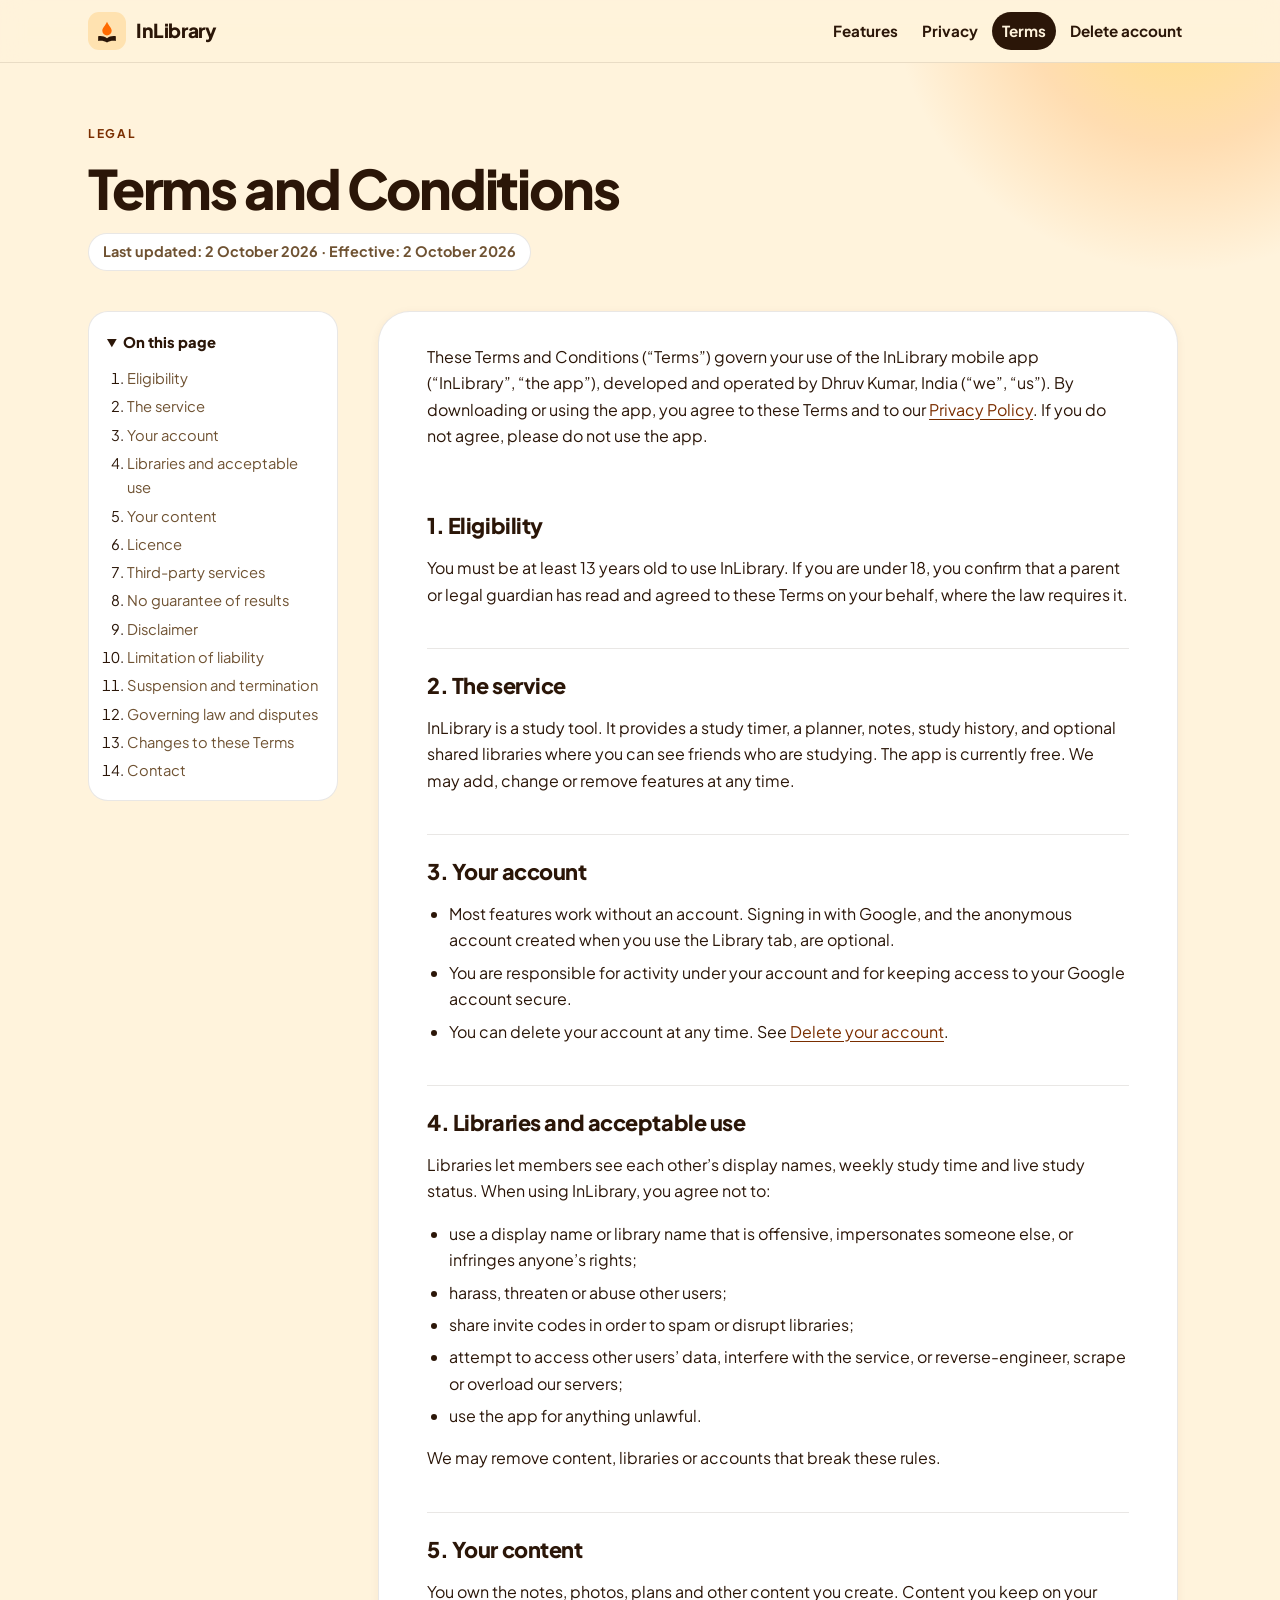
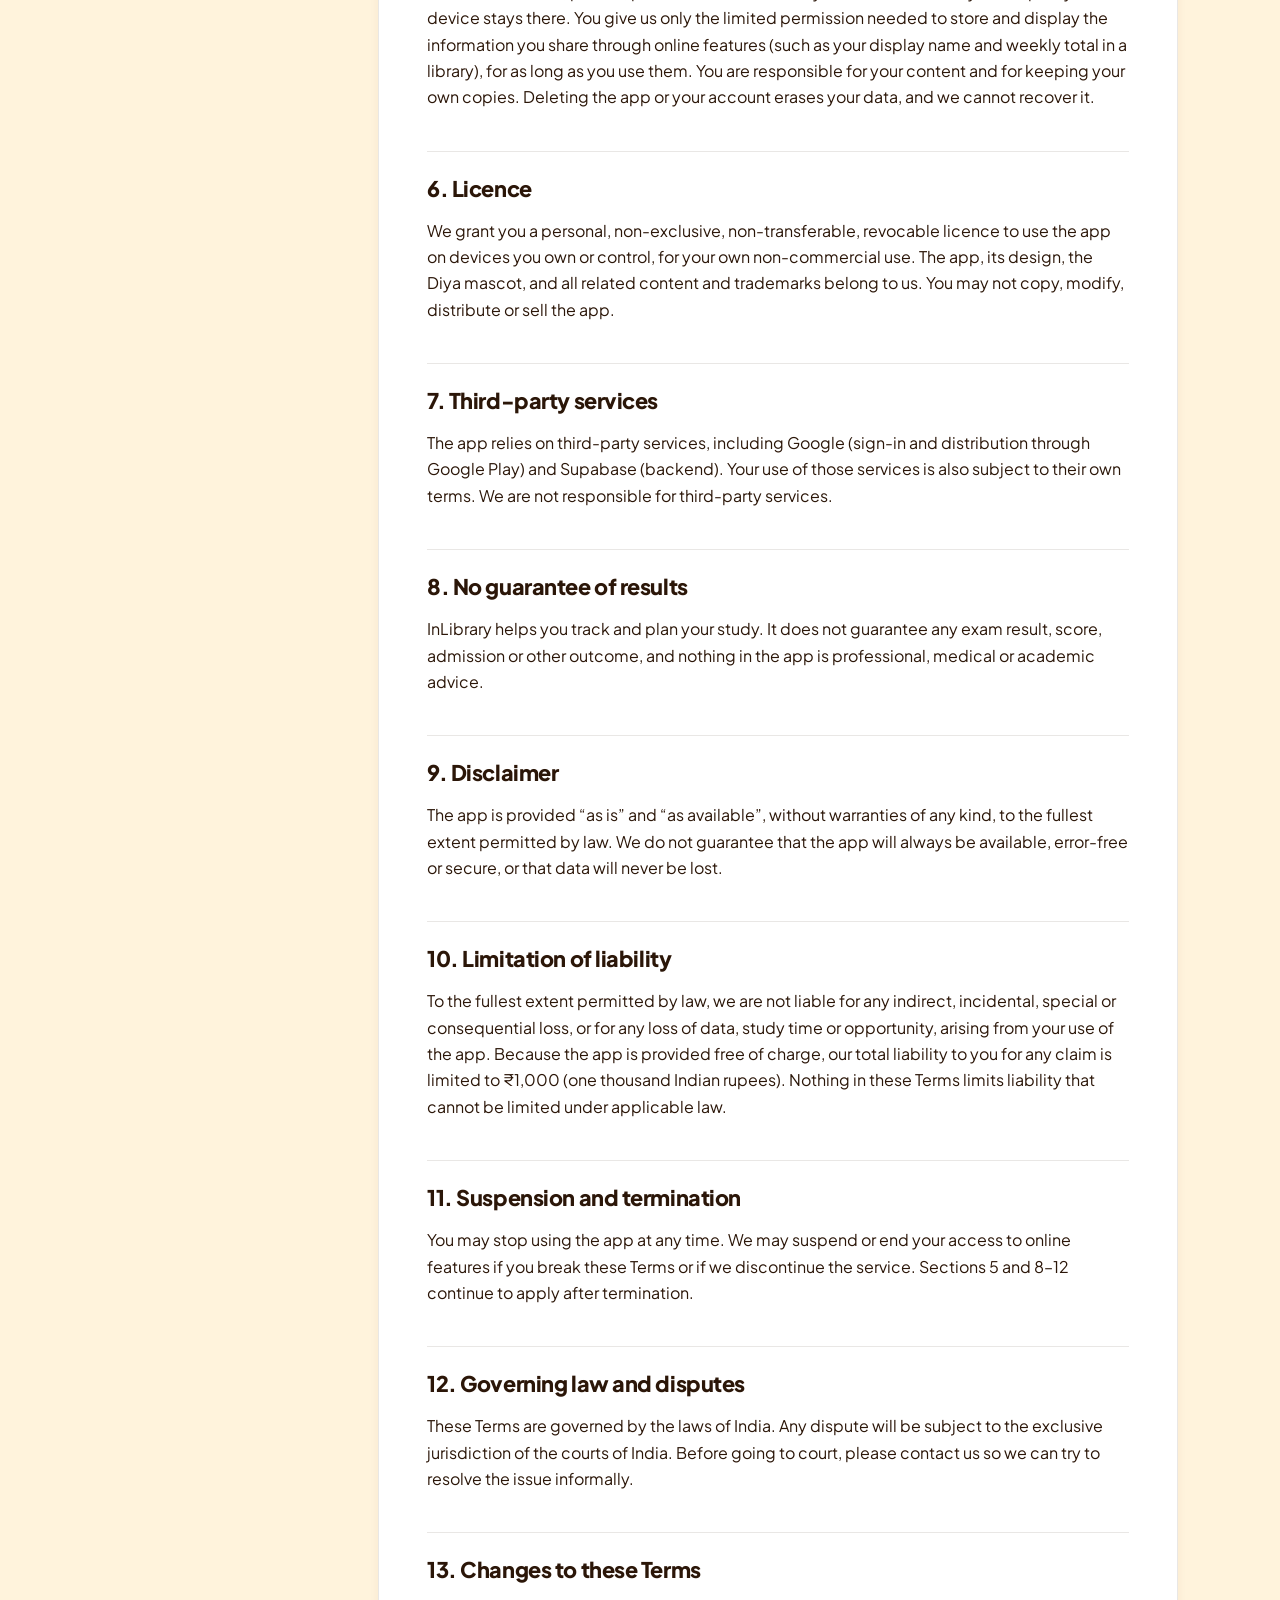
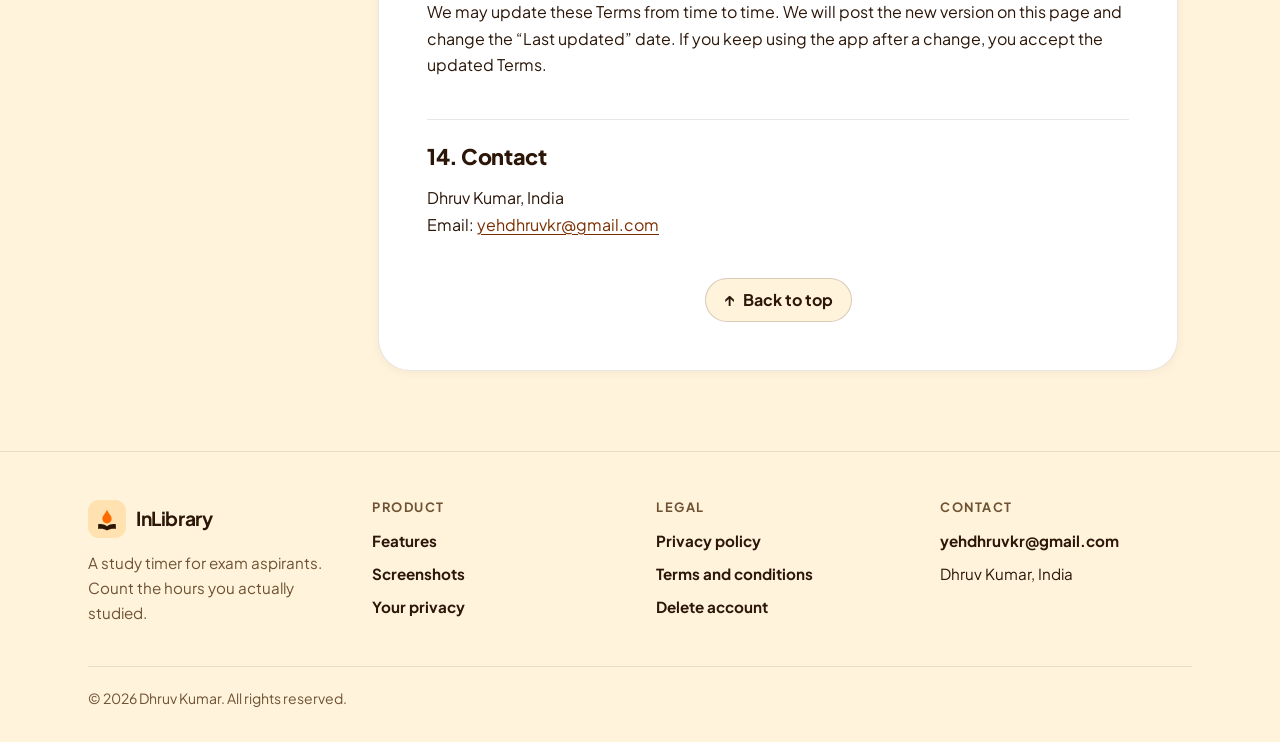
<file: terms.html>
<!DOCTYPE html>
<html lang="en">
  <head>
    <meta charset="utf-8">
    <meta name="viewport" content="width=device-width, initial-scale=1">
    <title>Terms and Conditions — InLibrary</title>
    <meta name="description" content="The terms and conditions for using the InLibrary app.">
    <meta name="theme-color" content="#fff3dc">
    <link rel="icon" href="images/favicon.png" type="image/png">
    <link rel="apple-touch-icon" href="images/icon-180.png">
    <link rel="stylesheet" href="style.css">
    <script src="site.js" defer></script>
  </head>
  <body>
    <a class="skip-link" href="#main">Skip to content</a>

    <header class="site-header">
      <div class="container">
        <a class="brand" href="index.html">
          <span class="brand-mark">
            <svg viewBox="0 0 100 100" aria-hidden="true"><path class="logo-book" d="M50 78 C41 70 28 68 16 70 V88 C28 86 41 88 50 94 Z"/><path class="logo-book" d="M50 78 C59 70 72 68 84 70 V88 C72 86 59 88 50 94 Z"/><path d="M50 14 C57 30 68 37 68 49 A18 18 0 0 1 32 49 C32 37 43 30 50 14 Z" fill="#FF6A00"/></svg>
          </span>
          InLibrary
        </a>
        <nav class="site-nav" aria-label="Main">
          <a href="index.html#features">Features</a>
          <a href="privacy.html">Privacy</a>
          <a href="terms.html" aria-current="page">Terms</a>
          <a href="delete-account.html">Delete account</a>
        </nav>
        <details class="menu">
          <summary><svg viewBox="0 0 24 24" aria-hidden="true"><path d="M4 7h16M4 12h16M4 17h16"/></svg>Menu</summary>
          <nav class="menu-panel" aria-label="Menu">
            <a href="index.html#features">Features</a>
            <a href="privacy.html">Privacy</a>
            <a href="terms.html" aria-current="page">Terms</a>
            <a href="delete-account.html">Delete account</a>
          </nav>
        </details>
      </div>
    </header>

    <main id="main">
      <section class="page-hero">
        <div class="container">
          <p class="eyebrow">Legal</p>
          <h1>Terms and Conditions</h1>
          <p class="updated">Last updated: 2 October 2026 · Effective: 2 October 2026</p>
        </div>
      </section>

      <div class="container doc-layout">
        <aside>
          <details class="toc">
            <summary>On this page</summary>
            <ol>
              <li><a href="#eligibility">Eligibility</a></li>
              <li><a href="#the-service">The service</a></li>
              <li><a href="#your-account">Your account</a></li>
              <li><a href="#libraries-and-acceptable-use">Libraries and acceptable use</a></li>
              <li><a href="#your-content">Your content</a></li>
              <li><a href="#licence">Licence</a></li>
              <li><a href="#third-party-services">Third-party services</a></li>
              <li><a href="#no-guarantee-of-results">No guarantee of results</a></li>
              <li><a href="#disclaimer">Disclaimer</a></li>
              <li><a href="#limitation-of-liability">Limitation of liability</a></li>
              <li><a href="#suspension-and-termination">Suspension and termination</a></li>
              <li><a href="#governing-law-and-disputes">Governing law and disputes</a></li>
              <li><a href="#changes-to-these-terms">Changes to these Terms</a></li>
              <li><a href="#contact">Contact</a></li>
            </ol>
          </details>
        </aside>

        <article class="doc">
            <p>
              These Terms and Conditions (“Terms”) govern your use of the InLibrary mobile app
              (“InLibrary”, “the app”), developed and operated by Dhruv Kumar, India (“we”, “us”). By
              downloading or using the app, you agree to these Terms and to our
              <a href="privacy.html">Privacy Policy</a>. If you do not agree, please do not use the app.
            </p>

            <h2 id="eligibility">1. Eligibility</h2>
            <p>
              You must be at least 13 years old to use InLibrary. If you are under 18, you confirm that a
              parent or legal guardian has read and agreed to these Terms on your behalf, where the law
              requires it.
            </p>

            <h2 id="the-service">2. The service</h2>
            <p>
              InLibrary is a study tool. It provides a study timer, a planner, notes, study history, and
              optional shared libraries where you can see friends who are studying. The app is currently
              free. We may add, change or remove features at any time.
            </p>

            <h2 id="your-account">3. Your account</h2>
            <ul>
              <li>Most features work without an account. Signing in with Google, and the anonymous account created when you use the Library tab, are optional.</li>
              <li>You are responsible for activity under your account and for keeping access to your Google account secure.</li>
              <li>You can delete your account at any time. See <a href="delete-account.html">Delete your account</a>.</li>
            </ul>

            <h2 id="libraries-and-acceptable-use">4. Libraries and acceptable use</h2>
            <p>
              Libraries let members see each other’s display names, weekly study time and live study
              status. When using InLibrary, you agree not to:
            </p>
            <ul>
              <li>use a display name or library name that is offensive, impersonates someone else, or infringes anyone’s rights;</li>
              <li>harass, threaten or abuse other users;</li>
              <li>share invite codes in order to spam or disrupt libraries;</li>
              <li>attempt to access other users’ data, interfere with the service, or reverse-engineer, scrape or overload our servers;</li>
              <li>use the app for anything unlawful.</li>
            </ul>
            <p>We may remove content, libraries or accounts that break these rules.</p>

            <h2 id="your-content">5. Your content</h2>
            <p>
              You own the notes, photos, plans and other content you create. Content you keep on your
              device stays there. You give us only the limited permission needed to store and display the
              information you share through online features (such as your display name and weekly total
              in a library), for as long as you use them. You are responsible for your content and for
              keeping your own copies. Deleting the app or your account erases your data, and we cannot
              recover it.
            </p>

            <h2 id="licence">6. Licence</h2>
            <p>
              We grant you a personal, non-exclusive, non-transferable, revocable licence to use the app
              on devices you own or control, for your own non-commercial use. The app, its design, the
              Diya mascot, and all related content and trademarks belong to us. You may not copy, modify,
              distribute or sell the app.
            </p>

            <h2 id="third-party-services">7. Third-party services</h2>
            <p>
              The app relies on third-party services, including Google (sign-in and distribution through
              Google Play) and Supabase (backend). Your use of those services is also subject to their
              own terms. We are not responsible for third-party services.
            </p>

            <h2 id="no-guarantee-of-results">8. No guarantee of results</h2>
            <p>
              InLibrary helps you track and plan your study. It does not guarantee any exam result,
              score, admission or other outcome, and nothing in the app is professional, medical or
              academic advice.
            </p>

            <h2 id="disclaimer">9. Disclaimer</h2>
            <p>
              The app is provided “as is” and “as available”, without warranties of any kind, to the
              fullest extent permitted by law. We do not guarantee that the app will always be available,
              error-free or secure, or that data will never be lost.
            </p>

            <h2 id="limitation-of-liability">10. Limitation of liability</h2>
            <p>
              To the fullest extent permitted by law, we are not liable for any indirect, incidental,
              special or consequential loss, or for any loss of data, study time or opportunity, arising
              from your use of the app. Because the app is provided free of charge, our total liability
              to you for any claim is limited to ₹1,000 (one thousand Indian rupees). Nothing in these
              Terms limits liability that cannot be limited under applicable law.
            </p>

            <h2 id="suspension-and-termination">11. Suspension and termination</h2>
            <p>
              You may stop using the app at any time. We may suspend or end your access to online
              features if you break these Terms or if we discontinue the service. Sections 5 and 8–12
              continue to apply after termination.
            </p>

            <h2 id="governing-law-and-disputes">12. Governing law and disputes</h2>
            <p>
              These Terms are governed by the laws of India. Any dispute will be subject to the exclusive
              jurisdiction of the courts of India. Before going to court, please contact us so we can try
              to resolve the issue informally.
            </p>

            <h2 id="changes-to-these-terms">13. Changes to these Terms</h2>
            <p>
              We may update these Terms from time to time. We will post the new version on this page and
              change the “Last updated” date. If you keep using the app after a change, you accept the
              updated Terms.
            </p>

            <h2 id="contact">14. Contact</h2>
            <p>
              Dhruv Kumar, India<br>
              Email: <a href="mailto:yehdhruvkr@gmail.com">yehdhruvkr@gmail.com</a>
            </p>

          <p class="to-top-wrap"><a class="to-top" href="#main">Back to top</a></p>
        </article>
      </div>
    </main>

    <footer class="site-footer">
      <div class="container">
        <div class="footer-grid">
          <div>
            <a class="brand" href="index.html">
              <span class="brand-mark">
                <svg viewBox="0 0 100 100" aria-hidden="true"><path class="logo-book" d="M50 78 C41 70 28 68 16 70 V88 C28 86 41 88 50 94 Z"/><path class="logo-book" d="M50 78 C59 70 72 68 84 70 V88 C72 86 59 88 50 94 Z"/><path d="M50 14 C57 30 68 37 68 49 A18 18 0 0 1 32 49 C32 37 43 30 50 14 Z" fill="#FF6A00"/></svg>
              </span>
              InLibrary
            </a>
            <p>A study timer for exam aspirants. Count the hours you actually studied.</p>
          </div>
          <nav aria-label="Product">
            <h2>Product</h2>
            <ul>
              <li><a href="index.html#features">Features</a></li>
              <li><a href="index.html#screenshots">Screenshots</a></li>
              <li><a href="index.html#privacy-first">Your privacy</a></li>
            </ul>
          </nav>
          <nav aria-label="Legal">
            <h2>Legal</h2>
            <ul>
              <li><a href="privacy.html">Privacy policy</a></li>
              <li><a href="terms.html">Terms and conditions</a></li>
              <li><a href="delete-account.html">Delete account</a></li>
            </ul>
          </nav>
          <div>
            <h2>Contact</h2>
            <ul>
              <li><a href="mailto:yehdhruvkr@gmail.com">yehdhruvkr@gmail.com</a></li>
              <li>Dhruv Kumar, India</li>
            </ul>
          </div>
        </div>
        <p class="copyright">© 2026 Dhruv Kumar. All rights reserved.</p>
      </div>
    </footer>
  </body>
</html>
</file>
<file: style.css>
/* InLibrary site — one stylesheet for every page.
   Brand colours come from the app (src/constants/design-tokens.ts). Change them in :root. */

/* ---------- Fonts (self-hosted, SIL OFL — see fonts/OFL.txt) ---------- */

@font-face {
  font-family: 'Plus Jakarta Sans';
  font-weight: 400;
  font-display: swap;
  src: url('fonts/PlusJakartaSans_400Regular.ttf') format('truetype');
}
@font-face {
  font-family: 'Plus Jakarta Sans';
  font-weight: 500;
  font-display: swap;
  src: url('fonts/PlusJakartaSans_500Medium.ttf') format('truetype');
}
@font-face {
  font-family: 'Plus Jakarta Sans';
  font-weight: 700;
  font-display: swap;
  src: url('fonts/PlusJakartaSans_700Bold.ttf') format('truetype');
}
@font-face {
  font-family: 'Plus Jakarta Sans';
  font-weight: 800;
  font-display: swap;
  src: url('fonts/PlusJakartaSans_800ExtraBold.ttf') format('truetype');
}

/* ---------- Tokens ---------- */

:root {
  --bg: #fff3dc;
  --surface: #ffffff;
  --raised: #ffe2b0;
  --track: #f3e3cb;
  --ink: #2b1608;
  --ink-2: #6f5232; /* body-secondary; AA on --bg and --surface */
  --accent: #ff6a00; /* fills only */
  --accent-text: #c84f00; /* large orange text; ≥3:1 on --bg */
  --link: #7a2e00;
  --success: #178352;
  --dark: #2b1608; /* dark feature panels */
  --on-dark: #fff3dc;
  --on-dark-2: #e8c99c;
  --border: rgba(43, 22, 8, 0.1);
  --border-strong: rgba(43, 22, 8, 0.18);
  --shadow-sm: 0 2px 10px rgba(122, 46, 0, 0.06);
  --shadow-lg: 0 24px 60px rgba(122, 46, 0, 0.16);
  --glow: radial-gradient(circle, rgba(255, 217, 92, 0.7) 0%, rgba(255, 150, 40, 0.24) 38%, rgba(255, 243, 220, 0) 68%);
  --header-bg: rgba(255, 243, 220, 0.85);
  --radius: 20px;
  --radius-lg: 32px;
  --page: 72rem;
  --gutter: 16px;
  --font: 'Plus Jakarta Sans', system-ui, -apple-system, 'Segoe UI', Roboto, Arial, sans-serif;
  color-scheme: light dark;
}

@media (prefers-color-scheme: dark) {
  :root {
    --bg: #17110c;
    --surface: #221a13;
    --raised: #3a2a1b;
    --track: #3a2a1b;
    --ink: #f6ead8;
    --ink-2: #cbb08c;
    --accent: #ff7a1a;
    --accent-text: #ff9a4d;
    --link: #ffb27a;
    --success: #4cc28a;
    --dark: #2a1f16;
    --on-dark: #f6ead8;
    --on-dark-2: #d9b98c;
    --border: rgba(255, 236, 210, 0.1);
    --border-strong: rgba(255, 236, 210, 0.2);
    --shadow-sm: 0 2px 10px rgba(0, 0, 0, 0.3);
    --shadow-lg: 0 24px 60px rgba(0, 0, 0, 0.45);
    --glow: radial-gradient(circle, rgba(255, 150, 40, 0.28) 0%, rgba(255, 106, 0, 0.1) 40%, rgba(23, 17, 12, 0) 68%);
    --header-bg: rgba(23, 17, 12, 0.85);
  }
}

@media (min-width: 640px) {
  :root {
    --gutter: 24px;
  }
}

/* ---------- Base ---------- */

*,
*::before,
*::after {
  box-sizing: border-box;
}

html {
  -webkit-text-size-adjust: 100%;
  scroll-behavior: smooth;
  scroll-padding-top: 88px;
}

@media (prefers-reduced-motion: reduce) {
  html {
    scroll-behavior: auto;
  }
}

body {
  margin: 0;
  background: var(--bg);
  color: var(--ink);
  font-family: var(--font);
  font-size: 1rem;
  line-height: 1.65;
  overflow-x: clip;
  overflow-wrap: break-word;
}

img,
svg {
  display: block;
  max-width: 100%;
}

a {
  color: var(--link);
  text-underline-offset: 3px;
}

a:hover {
  text-decoration-thickness: 2px;
}

:focus-visible {
  outline: 3px solid var(--accent);
  outline-offset: 3px;
  border-radius: 6px;
}

h1,
h2,
h3 {
  line-height: 1.2;
  letter-spacing: -0.02em;
}

code {
  font-size: 0.9em;
  background: var(--track);
  border-radius: 6px;
  padding: 1px 6px;
}

.skip-link {
  position: absolute;
  left: 12px;
  top: -60px;
  z-index: 100;
  background: var(--ink);
  color: var(--bg);
  padding: 8px 14px;
  border-radius: 10px;
  font-weight: 700;
}

.skip-link:focus {
  top: 12px;
}

.container {
  max-width: var(--page);
  margin: 0 auto;
  padding: 0 var(--gutter);
}

/* ---------- Header ---------- */

.site-header {
  position: sticky;
  top: 0;
  z-index: 50;
  background: var(--header-bg);
  -webkit-backdrop-filter: saturate(1.4) blur(12px);
  backdrop-filter: saturate(1.4) blur(12px);
  border-bottom: 1px solid var(--border);
}

.site-header .container {
  display: flex;
  flex-wrap: wrap;
  align-items: center;
  justify-content: space-between;
  gap: 6px 20px;
  padding-top: 12px;
  padding-bottom: 12px;
}

.brand {
  display: inline-flex;
  align-items: center;
  gap: 10px;
  color: var(--ink);
  text-decoration: none;
  font-weight: 800;
  font-size: 1.2rem;
  letter-spacing: -0.02em;
}

.brand-mark {
  width: 38px;
  height: 38px;
  border-radius: 11px;
  background: var(--raised);
  display: grid;
  place-items: center;
  flex: none;
}

.brand-mark svg {
  width: 26px;
  height: 26px;
}

.logo-book {
  fill: var(--ink);
}

.site-nav {
  display: flex;
  flex-wrap: wrap;
  gap: 2px 4px;
  font-weight: 600;
  font-size: 0.95rem;
}

.site-nav a {
  color: var(--ink);
  text-decoration: none;
  padding: 6px 10px;
  border-radius: 999px;
}

.site-nav a:hover {
  background: var(--raised);
}

.site-nav a[aria-current='page'] {
  background: var(--ink);
  color: var(--bg);
}

/* Phone menu: a <details>, so it opens without JavaScript. Shown below 640px only. */

.menu {
  position: relative;
  display: none;
}

.menu summary {
  list-style: none;
  display: inline-flex;
  align-items: center;
  gap: 8px;
  min-height: 44px;
  padding: 0 16px 0 14px;
  border-radius: 999px;
  border: 1px solid var(--border-strong);
  background: var(--surface);
  color: var(--ink);
  font-weight: 700;
  cursor: pointer;
  user-select: none;
}

.menu summary::-webkit-details-marker {
  display: none;
}

.menu summary svg {
  width: 20px;
  height: 20px;
  fill: none;
  stroke: currentColor;
  stroke-width: 2;
  stroke-linecap: round;
}

.menu[open] summary {
  background: var(--ink);
  border-color: var(--ink);
  color: var(--bg);
}

.menu-panel {
  position: absolute;
  right: 0;
  top: calc(100% + 10px);
  width: min(270px, calc(100vw - 2 * var(--gutter)));
  display: grid;
  gap: 2px;
  padding: 8px;
  background: var(--surface);
  border: 1px solid var(--border);
  border-radius: 18px;
  box-shadow: var(--shadow-lg);
}

.menu-panel a {
  display: flex;
  align-items: center;
  min-height: 48px;
  padding: 0 14px;
  border-radius: 12px;
  color: var(--ink);
  text-decoration: none;
  font-weight: 600;
}

.menu-panel a:hover,
.menu-panel a[aria-current='page'] {
  background: var(--raised);
}

/* ---------- Buttons & pills ---------- */

.btn {
  display: inline-flex;
  align-items: center;
  gap: 10px;
  font-weight: 700;
  font-size: 1rem;
  padding: 12px 20px;
  border-radius: 999px;
  text-decoration: none;
  border: 1px solid transparent;
  line-height: 1.2;
}

.btn-primary {
  background: var(--accent);
  color: #2b1608;
}

.btn-primary:hover {
  filter: brightness(1.06);
}

.btn-ghost {
  color: var(--ink);
  border-color: var(--border-strong);
  background: var(--surface);
}

.btn-ghost:hover {
  border-color: var(--ink);
}

.store-pill {
  display: inline-flex;
  align-items: center;
  gap: 12px;
  background: var(--dark);
  color: var(--on-dark);
  padding: 10px 20px 10px 16px;
  border-radius: 14px;
  line-height: 1.2;
  border: 1px solid var(--border-strong);
}

.store-pill svg {
  width: 26px;
  height: 26px;
  flex: none;
}

.store-pill small {
  display: block;
  font-size: 0.72rem;
  font-weight: 600;
  letter-spacing: 0.06em;
  text-transform: uppercase;
  color: var(--on-dark-2);
}

.store-pill strong {
  font-size: 1.05rem;
  font-weight: 800;
}

.tag {
  display: inline-block;
  font-weight: 700;
  font-size: 0.9rem;
  padding: 7px 14px;
  border-radius: 999px;
  background: var(--surface);
  border: 1px solid var(--border);
}

.eyebrow {
  display: inline-block;
  font-weight: 700;
  font-size: 0.75rem;
  letter-spacing: 0.14em;
  text-transform: uppercase;
  color: var(--link);
  margin: 0 0 12px;
}

/* ---------- Landing: hero ---------- */

.hero {
  position: relative;
  overflow: hidden;
  padding: 56px 0 72px;
}

.hero::before {
  content: '';
  position: absolute;
  right: -240px;
  top: -200px;
  width: 820px;
  height: 820px;
  border-radius: 50%;
  background: var(--glow);
  pointer-events: none;
}

.hero .container {
  position: relative;
  display: grid;
  gap: 48px;
  align-items: center;
}

@media (min-width: 900px) {
  .hero {
    padding: 88px 0 104px;
  }
  .hero .container {
    grid-template-columns: 1.15fr 1fr;
  }
}

.hero h1 {
  font-size: clamp(2.5rem, 7vw, 4.25rem);
  font-weight: 800;
  line-height: 1.02;
  letter-spacing: -0.045em;
  margin: 0 0 20px;
}

.hero h1 em {
  font-style: normal;
  color: var(--accent-text);
}

.lead {
  font-size: 1.15rem;
  color: var(--ink-2);
  max-width: 34rem;
  margin: 0 0 28px;
}

.hero-actions {
  display: flex;
  flex-wrap: wrap;
  align-items: center;
  gap: 12px 16px;
  margin-bottom: 28px;
}

.tags {
  display: flex;
  flex-wrap: wrap;
  gap: 8px;
}

/* Timer card (decorative) */

.hero-visual {
  position: relative;
  justify-self: center;
  width: min(100%, 360px);
  padding: 28px 0;
}

.timer-card {
  background: var(--surface);
  border-radius: var(--radius-lg);
  box-shadow: var(--shadow-lg);
  padding: 36px 28px 32px;
  display: flex;
  flex-direction: column;
  align-items: center;
  text-align: center;
  gap: 4px;
}

.timer-card svg {
  width: 190px;
  height: 190px;
  margin-bottom: 12px;
}

.ring-track {
  stroke: var(--track);
}

.timer-card .eyebrow {
  margin: 0;
}

.timer-card .time {
  font-size: 2.6rem;
  font-weight: 800;
  letter-spacing: -0.03em;
  line-height: 1.1;
  font-variant-numeric: tabular-nums;
}

.timer-card .sub {
  color: var(--ink-2);
  font-weight: 500;
}

.float {
  position: absolute;
  display: flex;
  align-items: center;
  gap: 8px;
  background: var(--surface);
  border: 1px solid var(--border);
  box-shadow: var(--shadow-sm);
  border-radius: 999px;
  padding: 8px 14px;
  font-weight: 700;
  font-size: 0.9rem;
  white-space: nowrap;
}

.float-top {
  top: 0;
  left: -8px;
}

.float-bottom {
  bottom: 0;
  right: -8px;
}

.dot {
  width: 10px;
  height: 10px;
  border-radius: 50%;
  background: var(--success);
}

.float .muted {
  color: var(--ink-2);
  font-weight: 500;
}

/* ---------- Landing: sections ---------- */

.section {
  padding: 72px 0;
}

.section-head {
  max-width: 40rem;
  margin: 0 0 40px;
}

.section-head h2 {
  font-size: clamp(1.9rem, 4.5vw, 2.6rem);
  font-weight: 800;
  letter-spacing: -0.035em;
  margin: 0 0 12px;
}

.section-head p {
  color: var(--ink-2);
  font-size: 1.1rem;
  margin: 0;
}

.feature-grid {
  list-style: none;
  margin: 0;
  padding: 0;
  display: grid;
  gap: 16px;
  grid-template-columns: repeat(auto-fit, minmax(min(100%, 280px), 1fr));
}

.feature {
  background: var(--surface);
  border: 1px solid var(--border);
  border-radius: var(--radius);
  padding: 28px;
  box-shadow: var(--shadow-sm);
}

.feature h3 {
  font-size: 1.15rem;
  font-weight: 800;
  margin: 18px 0 6px;
}

.feature p {
  color: var(--ink-2);
  margin: 0;
}

.icon {
  width: 48px;
  height: 48px;
  border-radius: 14px;
  background: var(--raised);
  display: grid;
  place-items: center;
}

.icon svg {
  width: 24px;
  height: 24px;
  fill: none;
  stroke: var(--link);
  stroke-width: 2;
  stroke-linecap: round;
  stroke-linejoin: round;
}

/* Screenshots: scrolls inside its own row, never the page */

.gallery {
  list-style: none;
  padding: 8px var(--gutter) 24px;
  display: flex;
  gap: 20px;
  overflow-x: auto;
  scroll-snap-type: x mandatory;
  scroll-padding: 0 var(--gutter);
  max-width: var(--page);
  margin: 0 auto;
}

.gallery li {
  flex: 0 0 auto;
  width: min(240px, 70vw);
  scroll-snap-align: start;
}

.gallery img {
  width: 100%;
  height: auto;
  border-radius: 24px;
  box-shadow: var(--shadow-lg);
  border: 1px solid var(--border);
}

.hint {
  color: var(--ink-2);
  font-size: 0.9rem;
  margin: 8px 0 0;
}

/* Privacy band */

.band {
  background: var(--dark);
  color: var(--on-dark);
  border-radius: var(--radius-lg);
  padding: 48px 28px;
  display: grid;
  gap: 32px;
}

@media (min-width: 900px) {
  .band {
    padding: 56px;
    grid-template-columns: 1fr 1.2fr;
    align-items: center;
  }
}

.band .eyebrow {
  color: var(--on-dark-2);
}

.band h2 {
  font-size: clamp(1.8rem, 4vw, 2.4rem);
  font-weight: 800;
  letter-spacing: -0.035em;
  margin: 0 0 12px;
}

.band p {
  color: var(--on-dark-2);
  margin: 0 0 20px;
}

.band a {
  color: var(--on-dark);
  font-weight: 700;
}

.checks {
  list-style: none;
  margin: 0;
  padding: 0;
  display: grid;
  gap: 14px;
}

.checks li {
  display: grid;
  grid-template-columns: 28px 1fr;
  gap: 12px;
  align-items: start;
}

.checks svg {
  width: 28px;
  height: 28px;
}

.checks strong {
  display: block;
}

.checks span {
  color: var(--on-dark-2);
}

/* Policy cards */

.card-grid {
  list-style: none;
  margin: 0;
  padding: 0;
  display: grid;
  gap: 16px;
  grid-template-columns: repeat(auto-fit, minmax(min(100%, 260px), 1fr));
}

.link-card {
  display: block;
  height: 100%;
  background: var(--surface);
  border: 1px solid var(--border);
  border-radius: var(--radius);
  padding: 24px;
  text-decoration: none;
  color: var(--ink);
  box-shadow: var(--shadow-sm);
  transition: transform 0.15s ease, border-color 0.15s ease;
}

.link-card:hover {
  transform: translateY(-2px);
  border-color: var(--border-strong);
}

@media (prefers-reduced-motion: reduce) {
  .link-card {
    transition: none;
  }
  .link-card:hover {
    transform: none;
  }
}

.link-card strong {
  display: block;
  font-size: 1.1rem;
  font-weight: 800;
  margin-bottom: 4px;
}

.link-card span {
  display: block;
  color: var(--ink-2);
}

.link-card .arrow {
  margin-top: 14px;
  color: var(--link);
  font-weight: 700;
}

/* ---------- Landing: about ---------- */

.team-grid {
  list-style: none;
  margin: 0;
  padding: 0;
  display: grid;
  gap: 16px;
}

@media (min-width: 640px) {
  .team-grid {
    grid-template-columns: repeat(2, minmax(0, 1fr));
  }
}

.member {
  display: flex;
  flex-direction: column;
  gap: 20px;
  background: var(--surface);
  border: 1px solid var(--border);
  border-radius: var(--radius);
  padding: 28px;
  box-shadow: var(--shadow-sm);
}

.portrait {
  width: 120px;
  height: 120px;
  flex: none;
  border-radius: 50%;
  object-fit: cover;
  background: var(--raised);
  border: 4px solid var(--raised);
}

.member h3 {
  font-size: 1.25rem;
  font-weight: 800;
  margin: 0;
}

.member .role {
  font-weight: 700;
  font-size: 0.8rem;
  letter-spacing: 0.1em;
  text-transform: uppercase;
  color: var(--link);
  margin: 4px 0 12px;
}

.member p {
  color: var(--ink-2);
  margin: 0;
}

.contact {
  text-align: center;
  padding: 24px 0 88px;
}

.contact h2 {
  font-size: clamp(1.6rem, 4vw, 2.1rem);
  font-weight: 800;
  margin: 0 0 8px;
}

.contact p {
  color: var(--ink-2);
  margin: 0 0 20px;
}

/* ---------- Legal pages ---------- */

.page-hero {
  position: relative;
  overflow: hidden;
  padding: 56px 0 40px;
}

.page-hero::before {
  content: '';
  position: absolute;
  right: -200px;
  top: -380px;
  width: 600px;
  height: 600px;
  border-radius: 50%;
  background: var(--glow);
  pointer-events: none;
}

.page-hero .container {
  position: relative;
}

.page-hero h1 {
  font-size: clamp(2.2rem, 6vw, 3.4rem);
  font-weight: 800;
  letter-spacing: -0.04em;
  margin: 0 0 12px;
}

.page-hero .updated {
  display: inline-block;
  margin: 0;
  font-size: 0.9rem;
  font-weight: 600;
  padding: 6px 14px;
  border-radius: 999px;
  background: var(--surface);
  border: 1px solid var(--border);
  color: var(--ink-2);
}

.page-hero .intro {
  color: var(--ink-2);
  font-size: 1.1rem;
  max-width: 40rem;
  margin: 0 0 16px;
}

.meta {
  display: flex;
  flex-wrap: wrap;
  gap: 8px;
  margin: 0;
  padding: 0;
  list-style: none;
}

.meta li {
  font-size: 0.85rem;
  font-weight: 600;
  padding: 5px 12px;
  border-radius: 999px;
  background: var(--surface);
  border: 1px solid var(--border);
  color: var(--ink-2);
}

.doc-layout {
  display: grid;
  gap: 24px;
  padding-bottom: 80px;
}

@media (min-width: 1024px) {
  .doc-layout {
    grid-template-columns: 250px minmax(0, 1fr);
    gap: 40px;
    align-items: start;
  }
  .toc {
    position: sticky;
    top: 88px;
  }
}

.toc {
  background: var(--surface);
  border: 1px solid var(--border);
  border-radius: var(--radius);
  padding: 14px 18px;
  font-size: 0.92rem;
}

.toc summary {
  font-weight: 800;
  cursor: pointer;
  padding: 4px 0;
}

.toc ol {
  margin: 8px 0 4px;
  padding-left: 20px;
}

.toc li + li {
  margin-top: 4px;
}

.toc a {
  color: var(--ink-2);
  text-decoration: none;
}

.toc a:hover {
  color: var(--ink);
  text-decoration: underline;
}

.doc {
  background: var(--surface);
  border: 1px solid var(--border);
  border-radius: var(--radius-lg);
  padding: 8px 20px 32px;
  box-shadow: var(--shadow-sm);
  max-width: 50rem;
  min-width: 0;
}

@media (min-width: 640px) {
  .doc {
    padding: 16px 48px 48px;
  }
}

.doc h2 {
  font-size: 1.35rem;
  font-weight: 800;
  margin: 40px 0 10px;
  padding-top: 24px;
  border-top: 1px solid var(--border);
}

.doc h2:first-of-type {
  border-top: 0;
}

.doc h3 {
  font-size: 1.05rem;
  font-weight: 700;
  margin: 24px 0 6px;
}

.doc p,
.doc li {
  color: var(--ink);
}

.doc ul,
.doc ol {
  padding-left: 22px;
}

.doc li + li {
  margin-top: 6px;
}

.summary {
  background: var(--bg);
  border: 1px solid var(--border);
  border-radius: var(--radius);
  padding: 20px 24px;
  margin: 24px 0 8px;
}

.summary > p:first-child {
  margin-top: 0;
}

.summary ul {
  margin-bottom: 0;
}

.table-wrap {
  overflow-x: auto;
  border: 1px solid var(--border);
  border-radius: 14px;
}

table {
  border-collapse: collapse;
  width: 100%;
  font-size: 0.95rem;
}

th,
td {
  text-align: left;
  vertical-align: top;
  padding: 12px 16px;
  border-bottom: 1px solid var(--border);
}

thead th {
  background: var(--bg);
  font-weight: 800;
}

tbody tr:last-child td {
  border-bottom: 0;
}

pre {
  background: var(--bg);
  border: 1px solid var(--border);
  border-radius: 14px;
  padding: 16px;
  white-space: pre-wrap;
  font-size: 0.9rem;
  font-family: ui-monospace, 'Cascadia Code', Consolas, monospace;
}

/* ---------- 404 ---------- */

.not-found {
  text-align: center;
  padding: 96px 0 120px;
}

.not-found .big {
  font-size: clamp(5rem, 20vw, 9rem);
  font-weight: 800;
  letter-spacing: -0.06em;
  line-height: 1;
  color: var(--accent-text);
  margin: 0;
}

.not-found h1 {
  font-size: 2rem;
  font-weight: 800;
  margin: 8px 0;
}

.not-found p {
  color: var(--ink-2);
}

.button-row {
  display: flex;
  flex-wrap: wrap;
  justify-content: center;
  gap: 12px;
  margin-top: 24px;
}

/* ---------- Footer ---------- */

.site-footer {
  border-top: 1px solid var(--border);
  padding: 48px 0 32px;
  font-size: 0.95rem;
}

.footer-grid {
  display: grid;
  gap: 32px;
  grid-template-columns: repeat(auto-fit, minmax(min(100%, 180px), 1fr));
}

.footer-grid p {
  color: var(--ink-2);
  margin: 12px 0 0;
  max-width: 22rem;
}

.footer-grid h2 {
  font-size: 0.8rem;
  letter-spacing: 0.12em;
  text-transform: uppercase;
  color: var(--ink-2);
  margin: 0 0 12px;
}

.footer-grid ul {
  list-style: none;
  margin: 0;
  padding: 0;
}

.footer-grid li + li {
  margin-top: 8px;
}

.footer-grid a {
  color: var(--ink);
  text-decoration: none;
  font-weight: 600;
}

.footer-grid .brand {
  display: inline-flex;
}

.footer-grid a:hover {
  text-decoration: underline;
}

.copyright {
  margin: 40px 0 0;
  padding-top: 20px;
  border-top: 1px solid var(--border);
  color: var(--ink-2);
  font-size: 0.875rem;
}

/* ---------- Back to top (legal pages) ---------- */

.to-top-wrap {
  margin: 40px 0 0;
  text-align: center;
}

.to-top {
  display: inline-flex;
  align-items: center;
  gap: 8px;
  min-height: 44px;
  padding: 0 18px;
  border-radius: 999px;
  border: 1px solid var(--border-strong);
  background: var(--bg);
  color: var(--ink);
  font-weight: 700;
  text-decoration: none;
}

.to-top::before {
  content: '↑';
}

/* ---------- Phones (under 640px) ---------- */

@media (max-width: 639px) {
  html {
    scroll-padding-top: 76px;
  }

  /* Header: one 60px row — logo left, Menu right */
  .site-nav {
    display: none;
  }
  .menu {
    display: block;
  }
  .site-header .container {
    flex-wrap: nowrap;
    min-height: 60px;
    padding-top: 8px;
    padding-bottom: 8px;
  }
  .brand {
    min-height: 44px;
  }
  .brand-mark {
    width: 36px;
    height: 36px;
  }

  /* Hero: headline, pitch and primary action fit the first screen */
  .hero {
    padding: 28px 0 44px;
  }
  .hero::before {
    right: -360px;
    top: -260px;
  }
  .hero .container {
    gap: 28px;
  }
  .hero h1 {
    font-size: clamp(2.2rem, 10.5vw, 2.75rem);
    margin-bottom: 14px;
  }
  .lead {
    font-size: 1.05rem;
    margin-bottom: 22px;
  }
  .hero-actions {
    flex-direction: column;
    align-items: stretch;
    gap: 10px;
    margin-bottom: 18px;
  }
  .hero-actions .store-pill,
  .hero-actions .btn {
    justify-content: center;
    min-height: 54px;
  }
  .tags {
    gap: 6px;
  }
  .tag {
    font-size: 0.85rem;
    padding: 6px 12px;
  }
  .hero-visual {
    width: min(100%, 300px);
    padding: 22px 0;
  }
  .timer-card {
    padding: 24px 20px 22px;
    border-radius: 28px;
  }
  .timer-card svg {
    width: 136px;
    height: 136px;
    margin-bottom: 8px;
  }
  .timer-card .time {
    font-size: 2rem;
  }
  .float {
    font-size: 0.82rem;
    padding: 6px 12px;
  }
  .float-top {
    left: 6px;
  }
  .float-bottom {
    right: 6px;
  }

  /* Rhythm */
  .section {
    padding: 36px 0;
  }
  .section-head {
    margin-bottom: 22px;
  }
  .section-head h2 {
    font-size: clamp(1.65rem, 7.5vw, 2rem);
  }
  .section-head p {
    font-size: 1rem;
  }

  /* Features: compact rows, icon on the left */
  .feature-grid {
    gap: 10px;
  }
  .feature {
    display: grid;
    grid-template-columns: 44px 1fr;
    gap: 2px 14px;
    padding: 16px 18px;
    border-radius: 18px;
  }
  .feature .icon {
    grid-row: span 2;
    width: 44px;
    height: 44px;
    border-radius: 12px;
  }
  .feature h3 {
    margin: 0;
    font-size: 1.05rem;
    align-self: end;
  }
  .feature p {
    font-size: 0.95rem;
    line-height: 1.55;
  }

  /* Screenshots */
  .gallery {
    gap: 14px;
    padding-bottom: 16px;
  }
  .gallery li {
    width: 66vw;
  }
  .gallery img {
    border-radius: 20px;
  }

  /* Privacy band */
  .band {
    padding: 30px 22px;
    gap: 24px;
    border-radius: 24px;
  }

  /* Policy cards: compact rows with a trailing arrow */
  .card-grid {
    gap: 10px;
  }
  .link-card {
    display: grid;
    grid-template-columns: 1fr auto;
    align-items: center;
    gap: 2px 14px;
    padding: 16px 18px;
    border-radius: 18px;
  }
  .link-card strong {
    margin: 0;
    font-size: 1.02rem;
  }
  .link-card span {
    grid-column: 1;
    font-size: 0.92rem;
  }
  .link-card .arrow {
    grid-column: 2;
    grid-row: 1 / span 2;
    margin: 0;
    font-size: 0;
  }
  .link-card .arrow::after {
    content: '→';
    font-size: 1.3rem;
  }

  /* About: portrait beside the name, bio below */
  .team-grid {
    gap: 10px;
  }
  .member {
    display: grid;
    grid-template-columns: 76px 1fr;
    align-items: center;
    gap: 0 16px;
    padding: 20px 18px;
    border-radius: 18px;
  }
  .member > div {
    display: contents;
  }
  .portrait {
    grid-row: span 2;
    width: 76px;
    height: 76px;
    border-width: 3px;
  }
  .member h3 {
    grid-column: 2;
    font-size: 1.1rem;
    align-self: end;
  }
  .member .role {
    grid-column: 2;
    align-self: start;
    margin: 2px 0 0;
  }
  .member p:not(.role) {
    grid-column: 1 / -1;
    margin-top: 14px;
    font-size: 0.95rem;
    line-height: 1.55;
  }

  .contact {
    padding: 4px 0 52px;
  }
  .contact .btn {
    width: 100%;
    justify-content: center;
    min-height: 52px;
  }

  /* Legal pages: text starts on the first screen, full-width reading */
  .page-hero {
    padding: 24px 0 16px;
  }
  .page-hero::before {
    top: -440px;
  }
  .page-hero h1 {
    font-size: clamp(2rem, 9vw, 2.5rem);
    margin-bottom: 6px;
  }
  .page-hero .updated {
    display: block;
    padding: 0;
    background: none;
    border: 0;
    font-size: 0.85rem;
  }
  .doc-layout {
    gap: 12px;
    padding-bottom: 48px;
  }
  .toc {
    padding: 0 16px;
    border-radius: 14px;
  }
  .toc summary {
    display: flex;
    align-items: center;
    gap: 8px;
    min-height: 48px;
    list-style: none;
  }
  .toc summary::-webkit-details-marker {
    display: none;
  }
  .toc summary::after {
    content: '';
    margin-left: auto;
    width: 9px;
    height: 9px;
    border-right: 2px solid currentColor;
    border-bottom: 2px solid currentColor;
    transform: translateY(-2px) rotate(45deg);
  }
  .toc[open] summary::after {
    transform: translateY(2px) rotate(-135deg);
  }
  .toc ol {
    margin-top: 0;
    margin-bottom: 10px;
  }
  .toc li + li {
    margin-top: 0;
  }
  .toc a {
    display: block;
    padding: 7px 0;
  }
  .doc {
    background: none;
    border: 0;
    border-radius: 0;
    box-shadow: none;
    padding: 0;
    font-size: 1.0625rem;
  }
  .doc h2 {
    font-size: 1.25rem;
    margin-top: 32px;
    padding-top: 20px;
  }
  .summary {
    padding: 16px 18px;
  }
  th,
  td {
    padding: 10px 12px;
  }

  /* Footer: two columns */
  .site-footer {
    padding: 36px 0 28px;
  }
  .footer-grid {
    grid-template-columns: 1fr 1fr;
    gap: 28px 16px;
  }
  .footer-grid > :first-child,
  .footer-grid > :last-child {
    grid-column: 1 / -1;
  }
  .footer-grid li + li {
    margin-top: 2px;
  }
  .footer-grid a {
    display: inline-block;
    padding: 6px 0;
  }
  .copyright {
    margin-top: 24px;
  }
}
</file>
<file: library.css>
/* Syllabus library page. Uses the colour tokens from style.css. */

.sr-only {
  position: absolute;
  width: 1px;
  height: 1px;
  overflow: hidden;
  clip: rect(0 0 0 0);
  white-space: nowrap;
}

.lib {
  padding-block: 8px 64px;
  max-width: 48rem;
}

.lib [hidden] {
  display: none !important;
}

.lib input[type='search'] {
  width: 100%;
  font: inherit;
  font-size: 1rem;
  color: var(--ink);
  background: var(--surface);
  border: 1.5px solid var(--border-strong);
  border-radius: 14px;
  padding: 14px 16px;
  min-height: 48px;
}

.lib input[type='search']:focus-visible {
  outline: 3px solid var(--accent);
  outline-offset: 2px;
}

.lib-cats {
  display: flex;
  flex-wrap: wrap;
  gap: 8px;
  margin: 14px 0 4px;
}

.lib-chip {
  font: inherit;
  font-size: 0.875rem;
  font-weight: 700;
  color: var(--ink);
  background: var(--surface);
  border: 1.5px solid var(--border-strong);
  border-radius: 999px;
  padding: 8px 14px;
  min-height: 40px;
  cursor: pointer;
}

.lib-chip[aria-pressed='true'] {
  background: var(--accent);
  border-color: var(--accent);
  color: #2b1608;
}

.lib-chip:focus-visible,
.lib-card:focus-visible,
.lib-back:focus-visible,
.lib-subject summary:focus-visible {
  outline: 3px solid var(--accent);
  outline-offset: 2px;
}

.lib-status {
  color: var(--ink-2);
  font-size: 0.9rem;
  margin: 14px 2px 10px;
}

.lib-results {
  list-style: none;
  margin: 0;
  padding: 0;
  display: grid;
  gap: 10px;
}

.lib-card {
  display: grid;
  gap: 6px;
  padding: 14px 16px;
  background: var(--surface);
  border: 1px solid var(--border);
  border-radius: var(--radius);
  box-shadow: var(--shadow-sm);
  color: var(--ink);
  text-decoration: none;
}

.lib-card:hover {
  border-color: var(--accent);
}

.lib-card-top {
  display: flex;
  justify-content: space-between;
  align-items: flex-start;
  gap: 10px;
}

.lib-card-top strong {
  font-size: 1.02rem;
  line-height: 1.3;
}

.lib-meta {
  color: var(--ink-2);
  font-size: 0.875rem;
}

.lib-hit {
  color: var(--ink-2);
  font-size: 0.85rem;
  line-height: 1.4;
}

.lib-note {
  color: var(--ink-2);
  margin: 16px 0;
}

.lib-back {
  display: inline-block;
  margin: 8px 0 12px;
  padding: 8px 0;
  color: var(--link);
  font-weight: 700;
  text-decoration: none;
}

.lib-title {
  margin: 0 0 4px;
  font-size: 1.6rem;
  line-height: 1.2;
}

.lib-tools {
  display: flex;
  gap: 10px;
  margin: 18px 0 14px;
}

.lib-tools .btn {
  flex: none;
  white-space: nowrap;
}

.lib-subjects {
  display: grid;
  gap: 10px;
}

.lib-subject {
  background: var(--surface);
  border: 1px solid var(--border);
  border-radius: var(--radius);
  overflow: hidden;
}

.lib-subject summary {
  display: flex;
  justify-content: space-between;
  align-items: center;
  gap: 12px;
  padding: 14px 16px;
  min-height: 48px;
  font-weight: 700;
  cursor: pointer;
  list-style: none;
}

.lib-subject summary::-webkit-details-marker {
  display: none;
}

.lib-subject summary small {
  color: var(--ink-2);
  font-weight: 500;
  white-space: nowrap;
}

.lib-subject[open] summary {
  border-bottom: 1px solid var(--border);
}

.lib-subject ol {
  margin: 0;
  padding: 10px 16px 14px 44px;
  display: grid;
  gap: 8px;
  line-height: 1.4;
}

.lib-unverified {
  color: var(--ink);
  background: transparent;
  border: 1.5px dashed var(--border-strong);
}

.lib-unverified-note {
  margin: 8px 0 12px;
  padding: 10px 12px;
  color: var(--ink);
  background: var(--surface);
  border: 1.5px dashed var(--border-strong);
  border-radius: 10px;
  line-height: 1.45;
}
</file>
